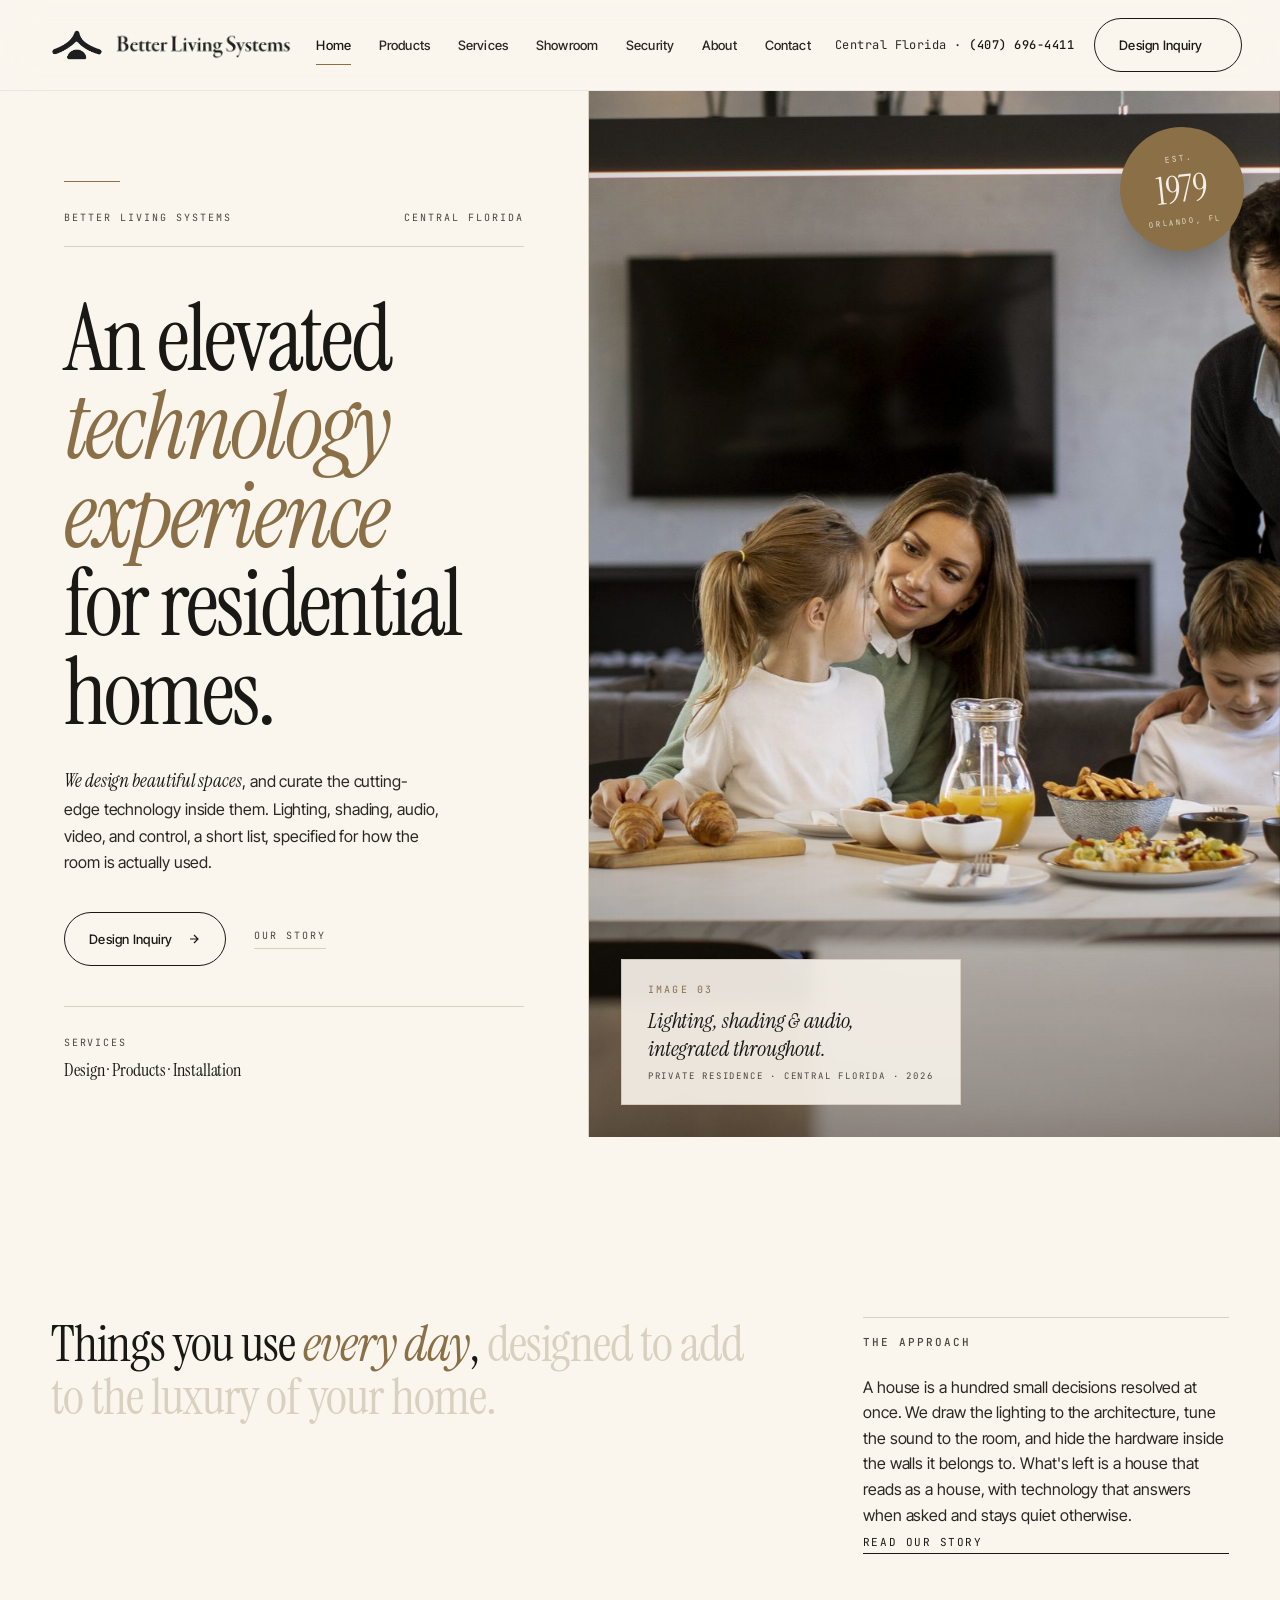
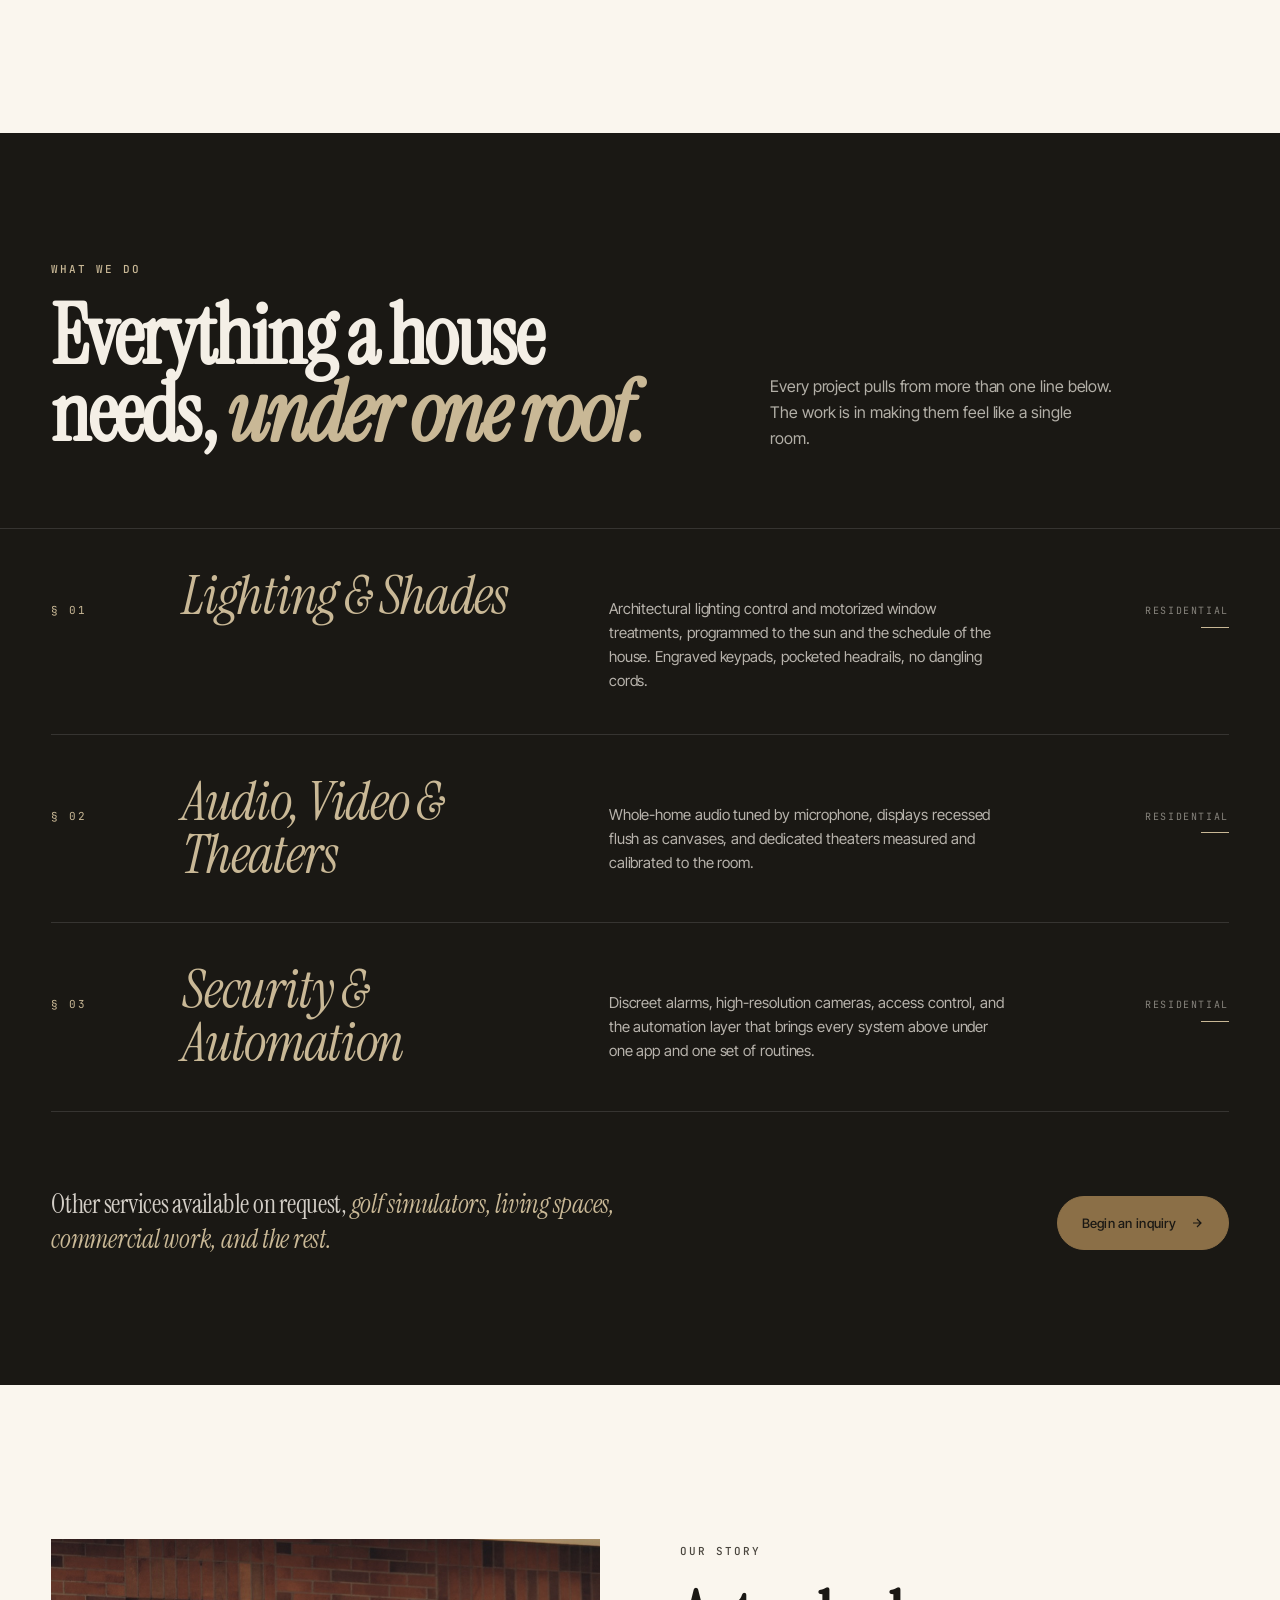
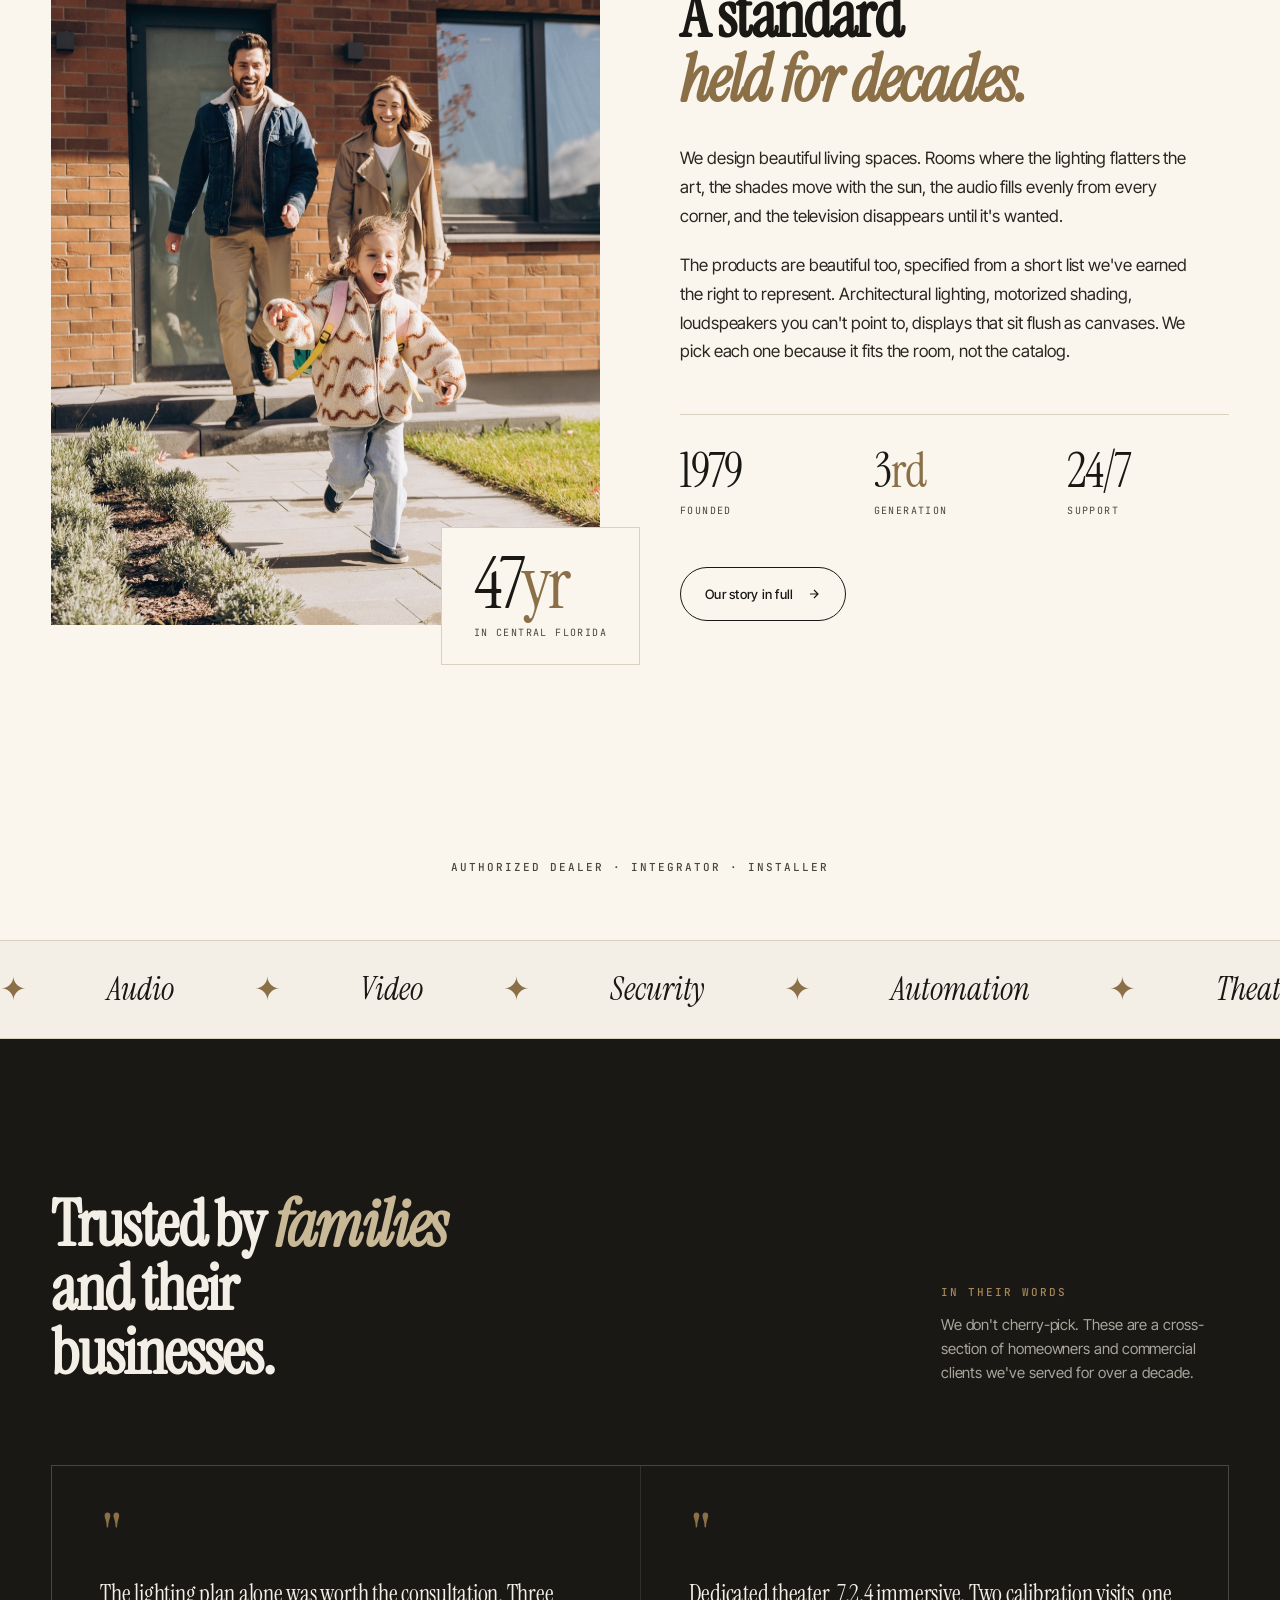
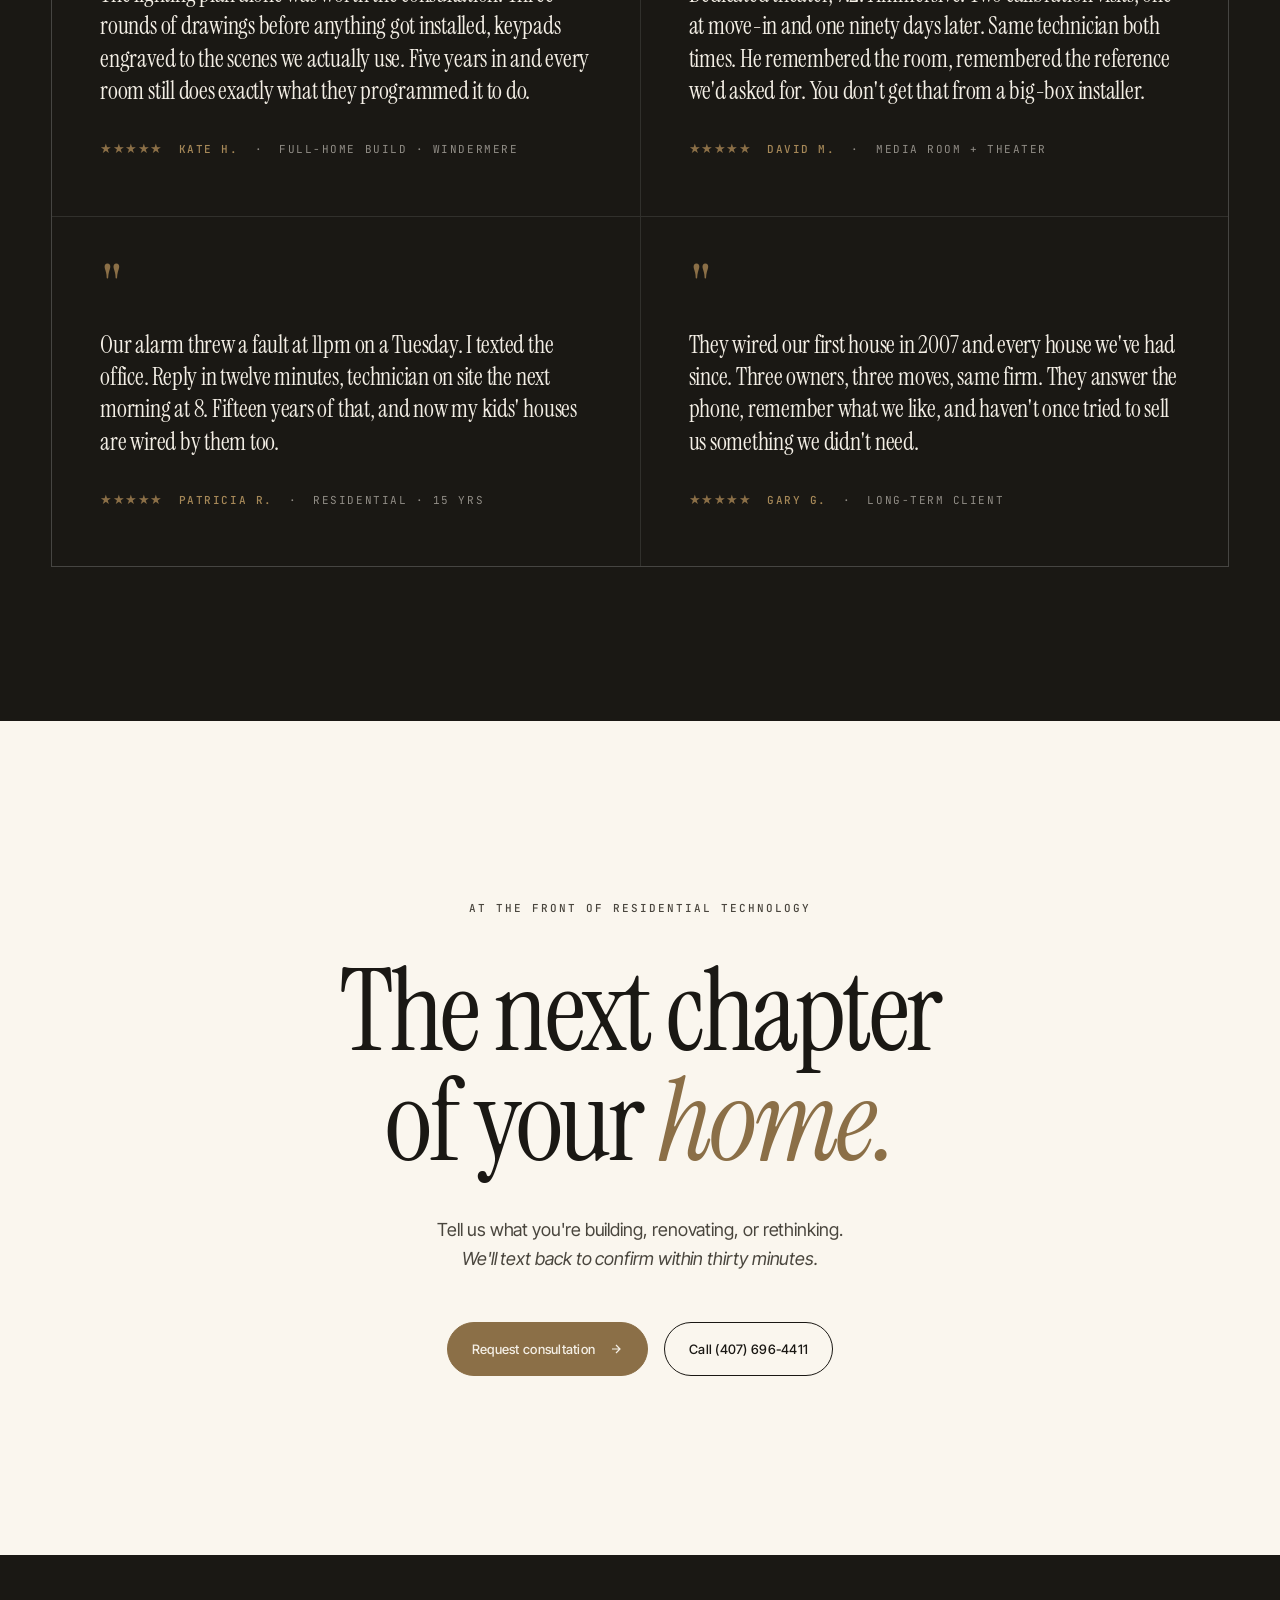
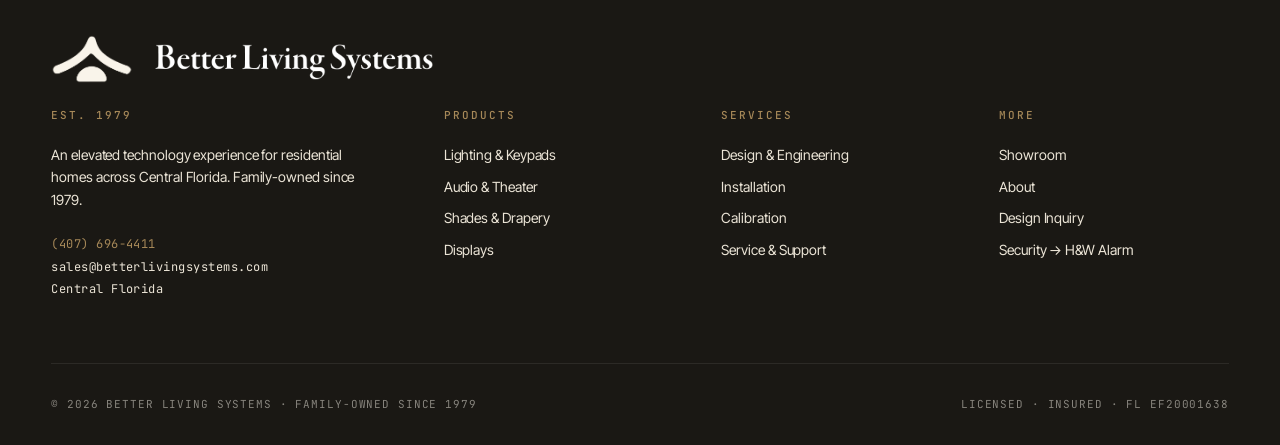
<file: index.html>
<!doctype html>
<html lang="en">
<head>
  <meta charset="utf-8" />
  <meta name="viewport" content="width=device-width, initial-scale=1" />
  <title>Better Living Systems, Security, Fire, and Smart Home since 1979</title>
  <meta name="description" content="Security, commercial fire protection, and smart home systems from a family-owned firm in Orlando, Florida, serving Central Florida since 1979." />
  <link rel="canonical" href="https://betterlivingsystems.com/" />
  <meta property="og:type" content="website" />
  <meta property="og:site_name" content="Better Living Systems" />
  <meta property="og:title" content="Better Living Systems, Security, Fire, and Smart Home since 1979" />
  <meta property="og:description" content="Security, commercial fire protection, and smart home systems from a family-owned firm in Orlando, Florida, serving Central Florida since 1979." />
  <meta property="og:url" content="https://betterlivingsystems.com/" />
  <meta property="og:image" content="https://betterlivingsystems.com/images/logo-word-dark.png" />
  <meta name="twitter:card" content="summary_large_image" />
  <link rel="icon" href="favicon.ico" sizes="any" />
  <link rel="icon" type="image/png" sizes="32x32" href="favicon-32.png" />
  <link rel="icon" type="image/png" sizes="16x16" href="favicon-16.png" />
  <link rel="apple-touch-icon" sizes="180x180" href="favicon-180.png" />
  <link rel="preconnect" href="https://fonts.googleapis.com" />
  <link rel="preconnect" href="https://fonts.gstatic.com" crossorigin />
  <link href="https://fonts.googleapis.com/css2?family=Instrument+Serif:ital@0;1&family=Inter+Tight:wght@300;400;500;600&family=JetBrains+Mono:wght@400;500&display=swap" rel="stylesheet" />
  <link rel="stylesheet" href="shared/styles.css?v=1776820132756" />
  <style>
    /* ------- Home-specific ------- */
    .hero {
      position: relative;
      overflow: hidden;
      isolation: isolate;
      background: var(--paper);
      display: grid;
      grid-template-columns: minmax(0, 0.92fr) minmax(0, 1.08fr);
      min-height: 92vh;
    }
    .hero-copy {
      position: relative;
      padding: clamp(72px, 10vh, 140px) clamp(32px, 5vw, 88px) clamp(48px, 6vh, 80px);
      display: flex; flex-direction: column; justify-content: space-between;
      border-right: 1px solid var(--line);
      gap: 40px;
    }
    .hero-rule {
      width: 56px; height: 1px; background: var(--brass);
      margin-bottom: 28px;
    }
    .hero-masthead {
      display: flex; justify-content: space-between; align-items: baseline;
      font-family: var(--mono);
      font-size: 10px;
      letter-spacing: 0.2em;
      text-transform: uppercase;
      color: var(--ink-soft);
      padding-bottom: 20px;
      border-bottom: 1px solid var(--line);
      gap: 16px;
    }
    .hero-masthead .vol { color: var(--brass); }
    .hero h1 {
      font-family: var(--serif);
      font-size: clamp(56px, 7.2vw, 120px);
      line-height: 0.96;
      letter-spacing: -0.03em;
      font-weight: 400;
      margin: 0;
    }
    .hero h1 .l2 { font-style: italic; color: var(--brass); display: block; }
    .hero-lede {
      max-width: 42ch;
      font-size: 16px;
      line-height: 1.65;
      color: var(--ink-2);
      margin-top: 28px;
    }
    .hero-lede em { font-style: italic; font-family: var(--serif); font-size: 19px; color: var(--ink); }
    .hero-ctas {
      display: flex; align-items: center; gap: 28px; flex-wrap: wrap;
      margin-top: 36px;
    }
    .hero-ctas .mini {
      font-family: var(--mono); font-size: 10px; letter-spacing: 0.2em;
      text-transform: uppercase; color: var(--ink-soft);
      text-decoration: none;
      border-bottom: 1px solid var(--line);
      padding-bottom: 4px;
      transition: color .3s, border-color .3s;
    }
    .hero-ctas .mini:hover { color: var(--brass); border-color: var(--brass); }
    .hero-footer {
      display: grid;
      grid-template-columns: 1fr auto;
      align-items: end;
      gap: 40px;
      padding-top: 28px;
      border-top: 1px solid var(--line);
      font-family: var(--mono);
      font-size: 10px;
      letter-spacing: 0.18em;
      text-transform: uppercase;
      color: var(--ink-soft);
    }
    .hero-footer-stat { text-align: right; }
    .hero-footer-stat .num { font-family: var(--serif); font-size: 44px; line-height: 1; letter-spacing: -0.02em; color: var(--ink); text-transform: none; display: block; }
    .hero-footer-stat .num em { color: var(--brass); font-style: normal; }
    .hero-footer-stat .lbl { margin-top: 8px; display: block; }

    .hero-media {
      position: relative;
      overflow: hidden;
      background: var(--ink);
    }
    .hero-media img {
      position: absolute; inset: 0;
      width: 100%; height: 100%;
      object-fit: cover;
      will-change: transform;
      filter: saturate(0.92) contrast(1.02);
    }
    .hero-media::after {
      content: "";
      position: absolute; inset: 0;
      background:
        linear-gradient(180deg, rgba(20,19,17,0.1) 0%, transparent 25%, transparent 65%, rgba(20,19,17,0.35) 100%),
        linear-gradient(90deg, rgba(20,19,17,0.12) 0%, transparent 45%);
      pointer-events: none;
    }
    .hero-caption {
      position: absolute;
      left: 32px; bottom: 32px;
      z-index: 3;
      background: rgba(244, 239, 230, 0.94);
      backdrop-filter: blur(8px);
      padding: 22px 26px 20px;
      border: 1px solid rgba(139, 111, 71, 0.22);
      max-width: 340px;
    }
    .hero-caption .cap-num { font-family: var(--mono); font-size: 10px; letter-spacing: 0.22em; text-transform: uppercase; color: var(--brass); margin-bottom: 10px; }
    .hero-caption .cap-title { font-family: var(--serif); font-size: 22px; line-height: 1.25; color: var(--ink); margin-bottom: 8px; font-style: italic; }
    .hero-caption .cap-meta { font-family: var(--mono); font-size: 9px; letter-spacing: 0.2em; text-transform: uppercase; color: var(--ink-soft); }
    .hero-badge {
      position: absolute;
      right: 36px; top: 36px;
      z-index: 3;
      display: flex; flex-direction: column; align-items: center; justify-content: center;
      width: 124px; height: 124px;
      border-radius: 50%;
      background: var(--brass);
      color: var(--ivory);
      transform: rotate(-6deg);
      box-shadow: 0 24px 50px -18px rgba(0,0,0,0.5);
      letter-spacing: 0.05em;
    }
    .hero-badge .est { font-family: var(--mono); font-size: 8px; letter-spacing: 0.28em; opacity: 0.85; text-transform: uppercase; }
    .hero-badge .yr { font-family: var(--serif); font-size: 38px; line-height: 1; margin-top: 6px; letter-spacing: -0.01em; }
    .hero-badge .sub { font-family: var(--mono); font-size: 7.5px; letter-spacing: 0.22em; margin-top: 8px; opacity: 0.85; text-align: center; padding: 0 14px; line-height: 1.4; text-transform: uppercase; }

    @media (max-width: 960px) {
      .hero { grid-template-columns: 1fr; min-height: auto; }
      .hero-copy { padding: 72px 24px 48px; border-right: none; border-bottom: 1px solid var(--line); }
      .hero-media { aspect-ratio: 4/3; }
    }
    @media (max-width: 600px) {
      .hero-badge { width: 84px; height: 84px; right: 16px; top: 16px; }
      .hero-badge .yr { font-size: 26px; }
      .hero-badge .est { font-size: 7px; }
      .hero-badge .sub { font-size: 6.5px; padding: 0 8px; }
      .hero-caption { left: 16px; right: 16px; bottom: 16px; max-width: none; }
      .hero-footer { grid-template-columns: 1fr; }
      .hero-footer-stat { text-align: left; }
    }

    /* ---- Services catalog ---- */
    .chapters { background: var(--ink); color: var(--ivory); padding: clamp(80px, 10vw, 140px) 0 0; }
    .chapters-head {
      max-width: var(--wrap);
      margin: 0 auto clamp(48px, 6vw, 96px);
      padding: 0 var(--gutter);
      display: grid;
      grid-template-columns: 1.4fr 1fr;
      gap: clamp(40px, 6vw, 96px);
      align-items: end;
    }
    .chapters-head .eyebrow { color: var(--brass-soft); margin-bottom: 20px; }
    .chapters-head h2 {
      font-family: var(--serif);
      font-size: clamp(48px, 6.5vw, 112px);
      line-height: 0.92;
      letter-spacing: -0.03em;
    }
    .chapters-head h2 em { color: var(--brass-soft); font-style: italic; }
    .chapters-head p {
      font-size: 16px;
      color: rgba(244, 239, 230, 0.7);
      line-height: 1.6;
      max-width: 38ch;
    }

    /* Service index — editorial list, not cards */
    .svc-index {
      max-width: var(--wrap);
      margin: 0 auto;
      padding: 0 var(--gutter);
      border-top: 1px solid rgba(255,255,255,0.12);
    }
    .svc-row {
      display: grid;
      grid-template-columns: 80px 1.4fr 1.6fr 140px;
      align-items: baseline;
      gap: clamp(24px, 4vw, 64px);
      padding: clamp(28px, 3.2vw, 44px) 0;
      border-bottom: 1px solid rgba(255,255,255,0.12);
      color: var(--ivory);
      text-decoration: none;
      transition: color .35s ease, padding .35s ease;
      position: relative;
    }
    .svc-row::before {
      content: '';
      position: absolute;
      inset: 0;
      background: rgba(139, 111, 71, 0.06);
      opacity: 0;
      transition: opacity .35s ease;
      pointer-events: none;
    }
    .svc-row:hover::before { opacity: 1; }
    .svc-row:hover { padding-left: 12px; }
    .svc-num {
      font-family: var(--mono);
      font-size: 11px;
      letter-spacing: 0.18em;
      color: var(--brass-soft);
      padding-top: 18px;
    }
    .svc-name {
      font-family: var(--serif);
      font-size: clamp(36px, 4.2vw, 64px);
      line-height: 0.98;
      letter-spacing: -0.025em;
    }
    .svc-name em { color: var(--brass-soft); font-style: italic; }
    .svc-desc {
      font-size: 15px;
      line-height: 1.6;
      color: rgba(244, 239, 230, 0.72);
      max-width: 44ch;
      padding-top: 14px;
    }
    .svc-chapter {
      font-family: var(--mono);
      font-size: 10px;
      letter-spacing: 0.16em;
      text-transform: uppercase;
      color: rgba(244, 239, 230, 0.5);
      text-align: right;
      padding-top: 20px;
      display: flex;
      flex-direction: column;
      gap: 8px;
      align-items: flex-end;
    }
    .svc-chapter .arr {
      width: 28px; height: 1px; background: var(--brass-soft);
      transition: width .35s ease;
    }
    .svc-row:hover .svc-chapter .arr { width: 56px; }
    .svc-row:hover .svc-chapter { color: var(--brass-soft); }

    /* Footer strip under the list */
    .svc-foot {
      max-width: var(--wrap);
      margin: 0 auto;
      padding: clamp(48px, 6vw, 80px) var(--gutter) clamp(80px, 10vw, 140px);
      display: grid;
      grid-template-columns: 1fr auto;
      gap: 40px;
      align-items: center;
    }
    .svc-foot p {
      font-family: var(--serif);
      font-size: clamp(22px, 2vw, 30px);
      line-height: 1.35;
      letter-spacing: -0.01em;
      color: rgba(244, 239, 230, 0.85);
      max-width: 48ch;
    }
    .svc-foot p em { color: var(--brass-soft); font-style: italic; }

    @media (max-width: 900px) {
      .chapters-head { grid-template-columns: 1fr; }
      .svc-row { grid-template-columns: 44px 1fr; grid-template-rows: auto auto; gap: 16px 20px; padding: 28px 0; }
      .svc-num { padding-top: 8px; }
      .svc-desc { grid-column: 2; max-width: none; padding-top: 0; }
      .svc-chapter { grid-column: 2; flex-direction: row; align-items: center; gap: 12px; text-align: left; padding-top: 4px; }
      .svc-foot { grid-template-columns: 1fr; }
    }

    /* ---- Manifesto ---- */
    .manifesto {
      padding: clamp(100px, 14vw, 200px) 0;
      background: var(--paper);
    }
    .manifesto-grid {
      display: grid;
      grid-template-columns: 2fr 1fr;
      gap: 80px;
      align-items: start;
    }
    .manifesto-text {
      font-family: var(--serif);
      font-size: clamp(32px, 4vw, 64px);
      line-height: 1.05;
      letter-spacing: -0.02em;
      color: var(--ink);
    }
    .manifesto-text em { color: var(--brass); }
    .manifesto-text .dim-line { color: var(--line); }
    .manifesto-aside {
      padding-top: 16px;
      border-top: 1px solid var(--line);
    }
    @media (max-width: 900px) {
      .manifesto-grid { grid-template-columns: 1fr; gap: 48px; }
    }

    /* ---- Index strip (what we do) ---- */
    .index-strip {
      background: var(--ivory);
      border-top: 1px solid var(--line);
      border-bottom: 1px solid var(--line);
    }
    .index-row {
      display: grid;
      grid-template-columns: 80px 1fr 2fr 1fr 120px;
      gap: 32px;
      padding: 28px var(--gutter);
      max-width: var(--max);
      margin: 0 auto;
      align-items: center;
      border-bottom: 1px solid var(--line-soft);
      transition: background .3s;
    }
    .index-row:last-child { border-bottom: none; }
    .index-row:hover { background: var(--paper); }
    .index-num { font-family: var(--mono); font-size: 11px; color: var(--brass); letter-spacing: 0.14em; }
    .index-name {
      font-family: var(--serif);
      font-size: clamp(24px, 2.4vw, 36px);
      line-height: 1;
      letter-spacing: -0.015em;
    }
    .index-desc { font-size: 14px; color: var(--ink-soft); line-height: 1.5; }
    .index-tag { font-family: var(--mono); font-size: 10px; letter-spacing: 0.14em; text-transform: uppercase; color: var(--ink-soft); }
    .index-row .arr-icon { justify-self: end; width: 16px; height: 16px; color: var(--ink-soft); }
    .index-row:hover .arr-icon { color: var(--brass); }
    @media (max-width: 900px) {
      .index-row { grid-template-columns: 60px 1fr 24px; gap: 16px; }
      .index-row .index-desc, .index-row .index-tag { display: none; }
    }

    /* ---- Story ---- */
    .story {
      padding: clamp(100px, 12vw, 180px) 0;
    }
    .story-grid {
      display: grid;
      grid-template-columns: 1fr 1fr;
      gap: 80px;
      align-items: center;
    }
    .story-img {
      aspect-ratio: 4/5;
      position: relative;
    }
    .story-years {
      position: absolute;
      bottom: -40px;
      right: -40px;
      background: var(--paper);
      padding: 24px 32px;
      border: 1px solid var(--line);
      z-index: 2;
    }
    .story-years .big { font-family: var(--serif); font-size: 72px; line-height: 0.9; letter-spacing: -0.03em; }
    .story-years .lbl { font-family: var(--mono); font-size: 10px; letter-spacing: 0.14em; text-transform: uppercase; color: var(--ink-soft); margin-top: 8px; }
    .story-body h2 {
      font-family: var(--serif);
      font-size: clamp(40px, 5vw, 80px);
      line-height: 1;
      letter-spacing: -0.025em;
      margin-bottom: 32px;
    }
    .story-body h2 em { color: var(--brass); }
    .story-body p { font-size: 17px; color: var(--ink-2); line-height: 1.7; margin-bottom: 20px; max-width: 52ch; }
    .story-stats {
      display: grid;
      grid-template-columns: repeat(3, 1fr);
      gap: 32px;
      margin-top: 48px;
      padding-top: 32px;
      border-top: 1px solid var(--line);
    }
    .story-stat .num { font-family: var(--serif); font-size: 48px; line-height: 1; letter-spacing: -0.02em; }
    .story-stat .lbl { font-family: var(--mono); font-size: 10px; letter-spacing: 0.14em; text-transform: uppercase; color: var(--ink-soft); margin-top: 8px; }
    @media (max-width: 900px) {
      .story-grid { grid-template-columns: 1fr; gap: 64px; }
      .story-years { right: 16px; bottom: -24px; }
    }

    /* ---- Testimonials ---- */
    .quotes {
      background: var(--ink);
      color: var(--ivory);
      padding: clamp(100px, 12vw, 160px) 0;
    }
    .quotes-head {
      display: flex;
      justify-content: space-between;
      align-items: flex-end;
      margin-bottom: 80px;
      gap: 40px;
    }
    .quotes-head h2 {
      font-family: var(--serif);
      font-size: clamp(40px, 5vw, 80px);
      line-height: 1;
      letter-spacing: -0.025em;
      max-width: 14ch;
    }
    .quotes-head h2 em { color: var(--brass-soft); }
    .quotes-grid {
      display: grid;
      grid-template-columns: repeat(2, 1fr);
      gap: 1px;
      background: rgba(255,255,255,0.1);
      border: 1px solid rgba(255,255,255,0.1);
    }
    .quote {
      background: var(--ink);
      padding: 56px 48px;
    }
    .quote-mark { font-family: var(--serif); font-size: 64px; color: var(--brass); line-height: 0.5; margin-bottom: 24px; }
    .quote-text { font-family: var(--serif); font-size: 24px; line-height: 1.35; letter-spacing: -0.01em; margin-bottom: 32px; color: var(--ivory); }
    .quote-meta {
      display: flex;
      align-items: center;
      gap: 16px;
      font-family: var(--mono);
      font-size: 11px;
      letter-spacing: 0.14em;
      text-transform: uppercase;
      color: rgba(244, 239, 230, 0.55);
    }
    .quote-meta strong { color: var(--brass-2); font-weight: 500; }
    .quote-meta .stars { color: var(--brass); letter-spacing: 0.04em; font-size: 13px; }
    @media (max-width: 800px) {
      .quotes-grid { grid-template-columns: 1fr; }
      .quotes-head { flex-direction: column; align-items: flex-start; }
    }

    /* ---- Partners marquee ---- */
    .partners-head {
      padding: 80px var(--gutter) 40px;
      max-width: var(--max);
      margin: 0 auto;
      text-align: center;
    }
    .partners-head h3 {
      font-family: var(--serif);
      font-size: clamp(32px, 3.6vw, 56px);
      line-height: 1;
      letter-spacing: -0.02em;
    }

    /* ---- CTA ---- */
    .cta {
      background: var(--paper);
      padding: clamp(100px, 14vw, 180px) 0;
      text-align: center;
      position: relative;
      overflow: hidden;
    }
    .cta h2 {
      font-family: var(--serif);
      font-size: clamp(56px, 9vw, 140px);
      line-height: 0.95;
      letter-spacing: -0.03em;
      font-weight: 400;
      margin-bottom: 40px;
    }
    .cta h2 em { color: var(--brass); }
    .cta-sub {
      font-size: 18px;
      color: var(--ink-soft);
      max-width: 44ch;
      margin: 0 auto 48px;
      line-height: 1.6;
    }
    .cta-actions { display: flex; gap: 16px; justify-content: center; flex-wrap: wrap; }
  </style>
</head>
<body data-page="home">

  <div data-nav></div>

  <!-- HERO -->
  <section class="hero">
    <div class="hero-copy">
      <div>
        <div class="hero-rule"></div>
        <div class="hero-masthead">
          <span>Better Living Systems</span>
          <span>Central Florida</span>
        </div>
        <h1 class="reveal" style="margin-top: 48px;">
          An elevated
          <span class="l2">technology experience</span>
          for residential homes.
        </h1>
        <p class="hero-lede reveal reveal-delay-2">
          <em>We design beautiful spaces</em>, and curate the cutting-edge technology inside them. Lighting, shading, audio, video, and control, a short list, specified for how the room is actually used.
        </p>
        <div class="hero-ctas reveal reveal-delay-2">
          <a class="btn" href="contact.html">
            Design Inquiry
            <svg class="arr" viewBox="0 0 14 14" fill="none"><path d="M3 7h8M7 3l4 4-4 4" stroke="currentColor" stroke-width="1.2"/></svg>
          </a>
          <a class="mini" href="about.html">Our story</a>
        </div>
      </div>

      <div class="hero-footer">
        <div>
          <div style="margin-bottom: 8px;">Services</div>
          <div style="color: var(--ink); font-family: var(--serif); font-size: 18px; text-transform: none; letter-spacing: -0.005em; line-height: 1.4;">Design · Products · Installation</div>
        </div>
      </div>
    </div>

    <div class="hero-media reveal" data-parallax="0.06">
      <img src="images/family-breakfast.jpg" alt="A family at breakfast in an open-plan living room with integrated lighting and flush-mounted display"/>
      <div class="hero-badge">
        <span class="est">Est.</span>
        <span class="yr">1979</span>
        <span class="sub">Orlando, FL</span>
      </div>
      <figure class="hero-caption">
        <div class="cap-num">Image 03</div>
        <div class="cap-title">Lighting, shading &amp; audio, <em>integrated throughout.</em></div>
        <div class="cap-meta">Private residence · Central Florida · 2026</div>
      </figure>
    </div>
  </section>

  <!-- MANIFESTO -->
  <section class="manifesto">
    <div class="wrap">
      <div class="manifesto-grid">
        <div class="manifesto-text reveal">
          Things you use <em>every day</em>, <span class="dim-line">designed to add to the luxury of your home.</span>
        </div>
        <aside class="manifesto-aside reveal reveal-delay-2">
          <div class="eyebrow" style="margin-bottom: 24px;">The approach</div>
          <p class="body-m">
            A house is a hundred small decisions resolved at once. We draw the lighting to the architecture, tune the sound to the room, and hide the hardware inside the walls it belongs to. What's left is a house that reads as a house, with technology that answers when asked and stays quiet otherwise.
          </p>
          <a href="about.html" class="btn-ghost mt-32">Read our story</a>
        </aside>
      </div>
    </div>
  </section>

  <!-- SERVICES CATALOG -->
  <section class="chapters">
    <div class="chapters-head">
      <div>
        <div class="eyebrow">What we do</div>
        <h2>Everything a house needs, <em>under one roof.</em></h2>
      </div>
      <p>Every project pulls from more than one line below. The work is in making them feel like a single room.</p>
    </div>

    <div class="svc-index">
      <a href="products.html" class="svc-row">
        <div class="svc-num">§ 01</div>
        <div class="svc-name"><em>Lighting &amp; Shades</em></div>
        <div class="svc-desc">Architectural lighting control and motorized window treatments, programmed to the sun and the schedule of the house. Engraved keypads, pocketed headrails, no dangling cords.</div>
        <div class="svc-chapter"><span>Residential</span><span class="arr"></span></div>
      </a>
      <a href="services.html" class="svc-row">
        <div class="svc-num">§ 02</div>
        <div class="svc-name"><em>Audio, Video &amp; Theaters</em></div>
        <div class="svc-desc">Whole-home audio tuned by microphone, displays recessed flush as canvases, and dedicated theaters measured and calibrated to the room.</div>
        <div class="svc-chapter"><span>Residential</span><span class="arr"></span></div>
      </a>
      <a href="https://hwalarm.com" target="_blank" rel="noopener" class="svc-row">
        <div class="svc-num">§ 03</div>
        <div class="svc-name"><em>Security &amp; Automation</em></div>
        <div class="svc-desc">Discreet alarms, high-resolution cameras, access control, and the automation layer that brings every system above under one app and one set of routines.</div>
        <div class="svc-chapter"><span>Residential</span><span class="arr"></span></div>
      </a>
    </div>

    <div class="svc-foot">
      <p>Other services available on request, <em>golf simulators, living spaces, commercial work, and the rest.</em></p>
      <a class="btn btn-brass" href="contact.html" style="background: var(--brass); color: var(--ink);">
        Begin an inquiry
        <svg class="arr" viewBox="0 0 14 14" fill="none"><path d="M3 7h8M7 3l4 4-4 4" stroke="currentColor" stroke-width="1.2"/></svg>
      </a>
    </div>
  </section>

  <!-- STORY -->
  <section class="story">
    <div class="wrap">
      <div class="story-grid">
        <div class="reveal" style="position: relative;">
          <div class="story-img photo tone-warm grain"><img src="images/family-running.jpg" alt="A child running ahead of her parents out of their front door"/></div>
          <div class="story-years">
            <div class="big">47<span style="color:var(--brass)">yr</span></div>
            <div class="lbl">In Central Florida</div>
          </div>
        </div>
        <div class="story-body reveal reveal-delay-2">
          <div class="eyebrow" data-num="01" style="margin-bottom: 24px;" >Our story</div>
          <h2>A standard<br/><em>held for decades.</em></h2>
          <p>We design beautiful living spaces. Rooms where the lighting flatters the art, the shades move with the sun, the audio fills evenly from every corner, and the television disappears until it's wanted.</p>
          <p>The products are beautiful too, specified from a short list we've earned the right to represent. Architectural lighting, motorized shading, loudspeakers you can't point to, displays that sit flush as canvases. We pick each one because it fits the room, not the catalog.</p>
          <div class="story-stats">
            <div class="story-stat"><div class="num">1979</div><div class="lbl">Founded</div></div>
            <div class="story-stat"><div class="num">3<span style="color:var(--brass)">rd</span></div><div class="lbl">Generation</div></div>
            <div class="story-stat"><div class="num">24/7</div><div class="lbl">Support</div></div>
          </div>
          <a class="btn mt-48" href="about.html">
            Our story in full
            <svg class="arr" viewBox="0 0 14 14" fill="none"><path d="M3 7h8M7 3l4 4-4 4" stroke="currentColor" stroke-width="1.2"/></svg>
          </a>
        </div>
      </div>
    </div>
  </section>

  <!-- PARTNERS MARQUEE -->
  <div class="partners-head">
    <div class="eyebrow" style="margin-bottom: 24px;">Authorized dealer · Integrator · Installer</div>
  </div>
  <div class="marquee">
    <div class="marquee-track">
      <span>Audio</span><span>Video</span><span>Security</span><span>Automation</span>
      <span>Theaters</span><span>Lighting</span><span>Shades</span><span>Golf Sim</span>
      <span>Audio</span><span>Video</span><span>Security</span><span>Automation</span>
      <span>Theaters</span><span>Lighting</span><span>Shades</span><span>Golf Sim</span>
    </div>
  </div>

  <!-- TESTIMONIALS -->
  <section class="quotes">
    <div class="wrap">
      <div class="quotes-head">
        <h2>Trusted by <em>families</em><br/>and their businesses.</h2>
        <div>
          <div class="eyebrow" style="color: var(--brass-2); margin-bottom: 12px;">In their words</div>
          <p style="color: rgba(244,239,230,0.65); font-size: 15px; max-width: 32ch; line-height: 1.6;">We don't cherry-pick. These are a cross-section of homeowners and commercial clients we've served for over a decade.</p>
        </div>
      </div>
      <div class="quotes-grid">
        <div class="quote">
          <div class="quote-mark">"</div>
          <p class="quote-text">The lighting plan alone was worth the consultation. Three rounds of drawings before anything got installed, keypads engraved to the scenes we actually use. Five years in and every room still does exactly what they programmed it to do.</p>
          <div class="quote-meta"><span class="stars">★★★★★</span><strong>Kate H.</strong><span>·</span><span>Full-home build · Windermere</span></div>
        </div>
        <div class="quote">
          <div class="quote-mark">"</div>
          <p class="quote-text">Dedicated theater, 7.2.4 immersive. Two calibration visits, one at move-in and one ninety days later. Same technician both times. He remembered the room, remembered the reference we'd asked for. You don't get that from a big-box installer.</p>
          <div class="quote-meta"><span class="stars">★★★★★</span><strong>David M.</strong><span>·</span><span>Media room + theater</span></div>
        </div>
        <div class="quote">
          <div class="quote-mark">"</div>
          <p class="quote-text">Our alarm threw a fault at 11pm on a Tuesday. I texted the office. Reply in twelve minutes, technician on site the next morning at 8. Fifteen years of that, and now my kids' houses are wired by them too.</p>
          <div class="quote-meta"><span class="stars">★★★★★</span><strong>Patricia R.</strong><span>·</span><span>Residential · 15 yrs</span></div>
        </div>
        <div class="quote">
          <div class="quote-mark">"</div>
          <p class="quote-text">They wired our first house in 2007 and every house we've had since. Three owners, three moves, same firm. They answer the phone, remember what we like, and haven't once tried to sell us something we didn't need.</p>
          <div class="quote-meta"><span class="stars">★★★★★</span><strong>Gary G.</strong><span>·</span><span>Long-term client</span></div>
        </div>
      </div>
    </div>
  </section>

  <!-- CTA -->
  <section class="cta">
    <div class="wrap">
      <div class="eyebrow" style="margin-bottom: 40px;">At the front of residential technology</div>
      <h2>The next chapter<br/>of your <em>home.</em></h2>
      <p class="cta-sub">Tell us what you're building, renovating, or rethinking. <em>We'll text back to confirm within thirty minutes.</em></p>
      <div class="cta-actions">
        <a class="btn btn-brass" href="contact.html">
          Request consultation
          <svg class="arr" viewBox="0 0 14 14" fill="none"><path d="M3 7h8M7 3l4 4-4 4" stroke="currentColor" stroke-width="1.2"/></svg>
        </a>
        <a class="btn" href="tel:4076964411">
          Call (407) 696-4411
        </a>
      </div>
    </div>
  </section>

  <div data-footer></div>
  <script src="shared/shared.js?v=1776820132756"></script>
</body>
</html>
</file>
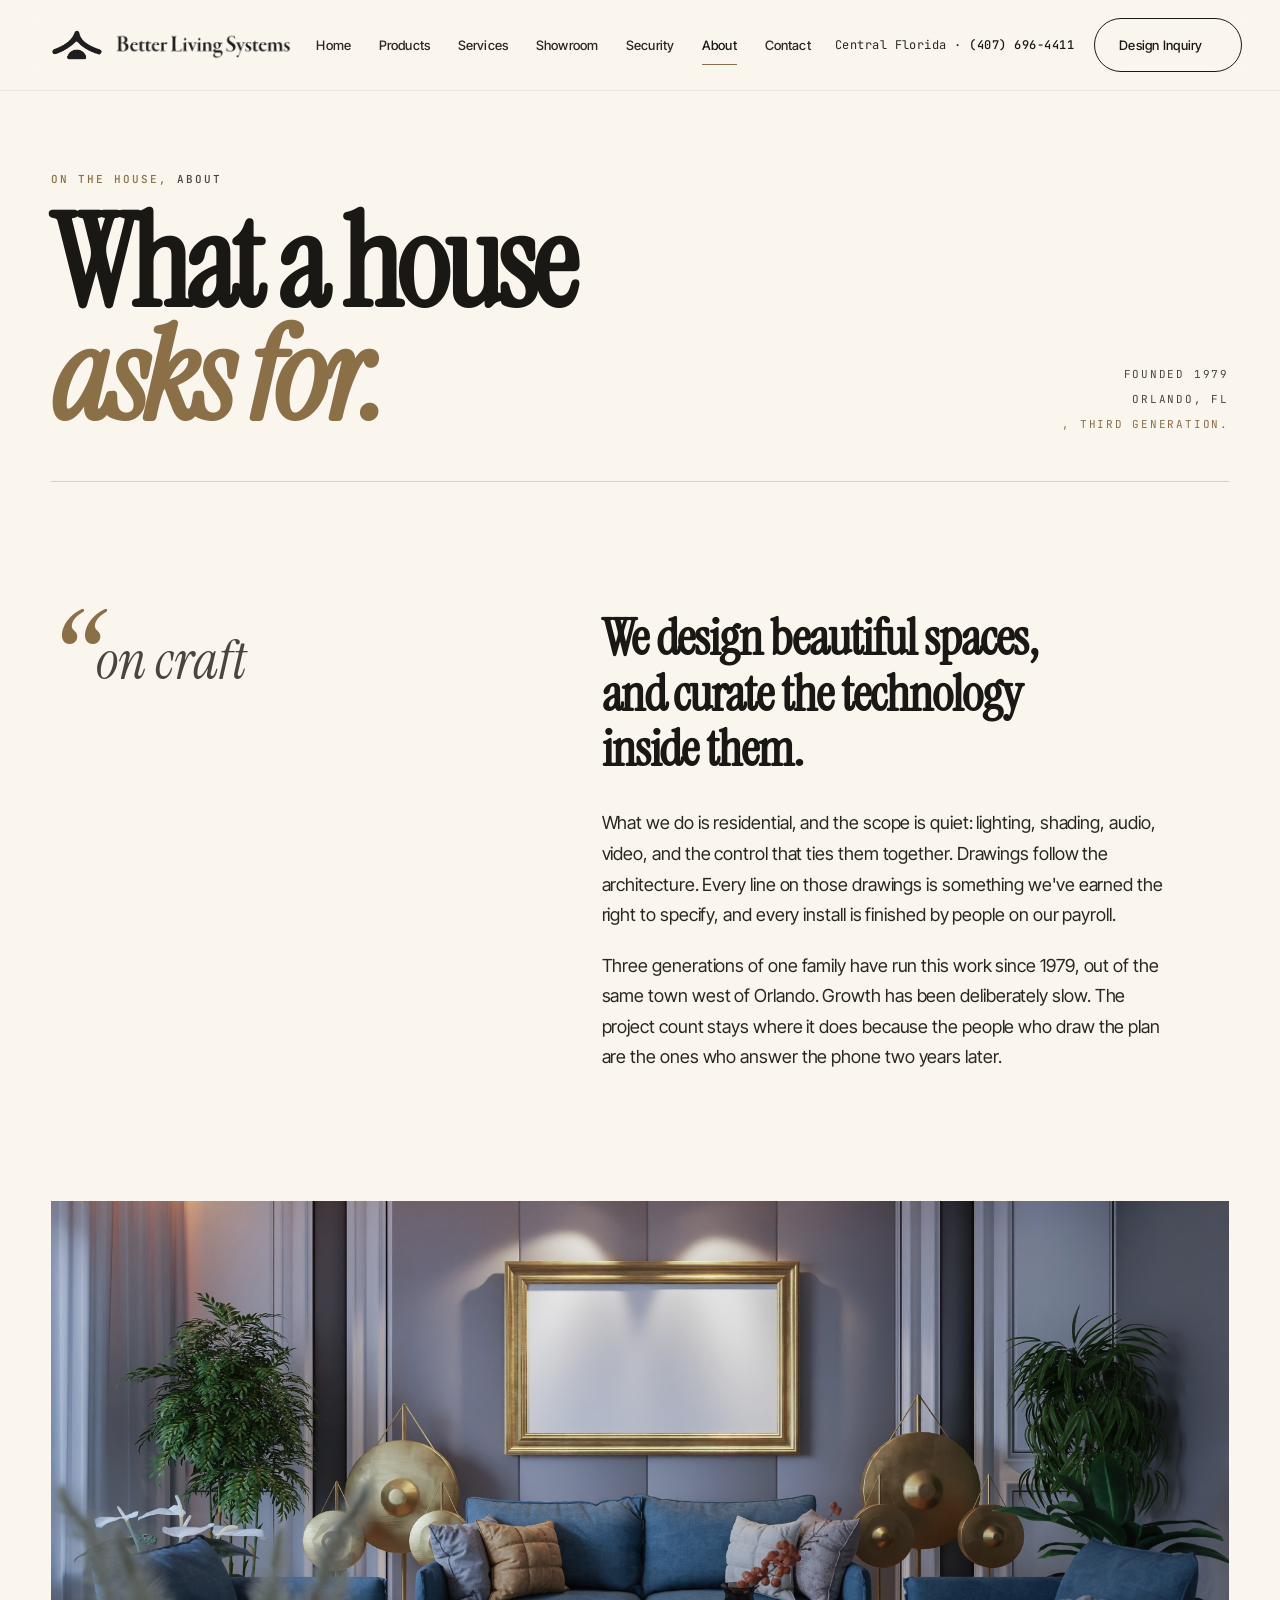
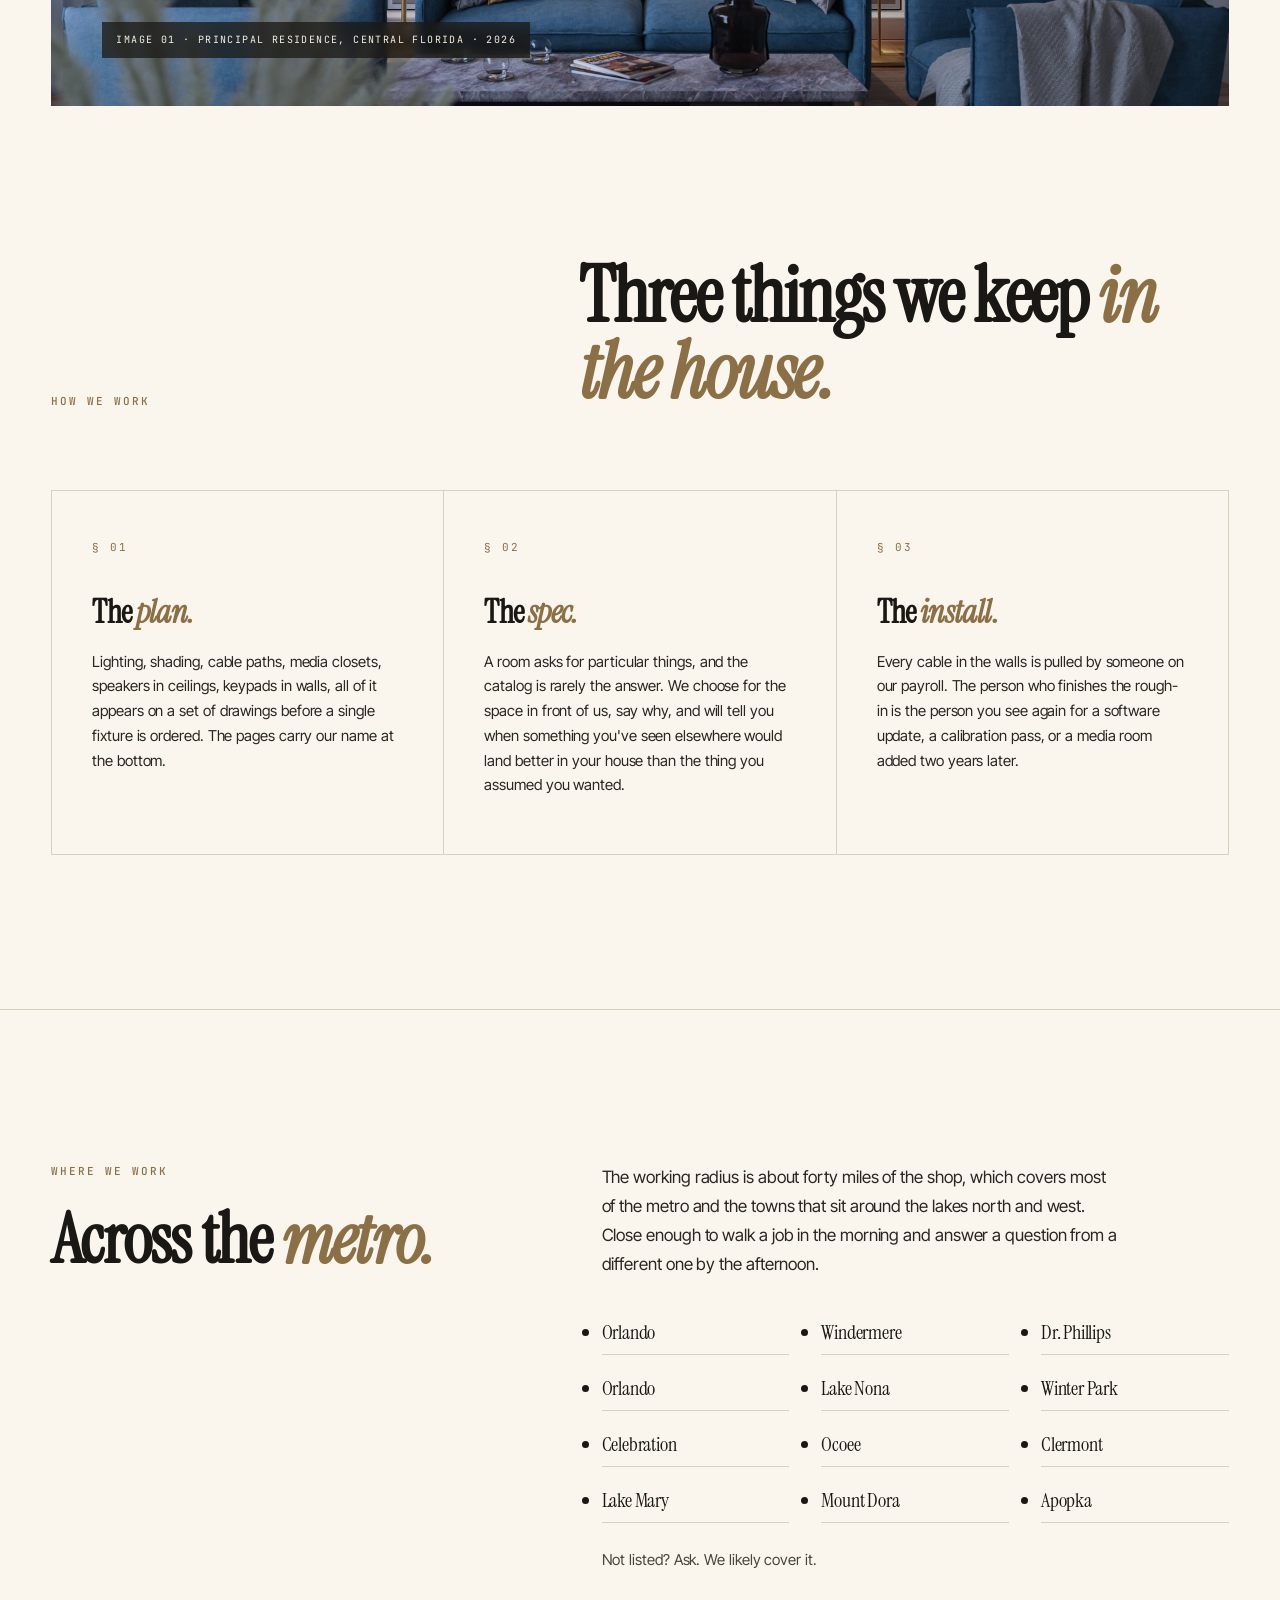
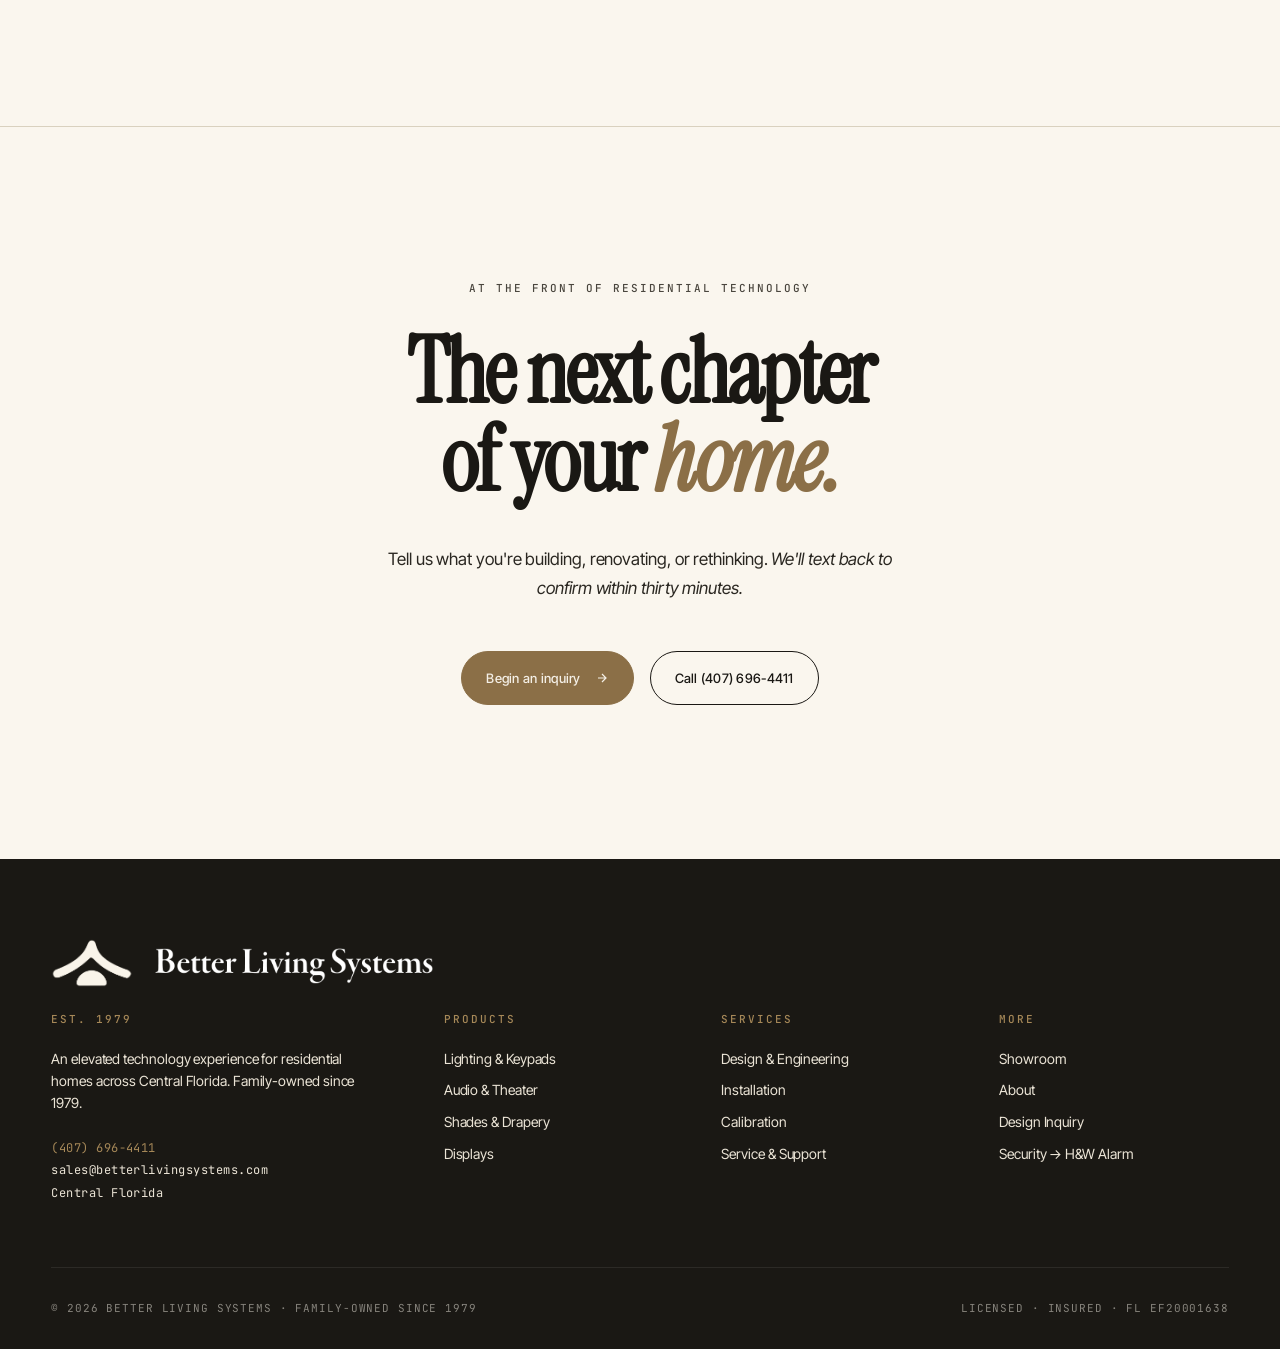
<file: about.html>
<!doctype html>
<html lang="en">
<head>
  <meta charset="utf-8" />
  <meta name="viewport" content="width=device-width, initial-scale=1" />
  <title>About, Better Living Systems</title>
  <meta name="description" content="Better Living Systems is a family-owned security, fire, and smart home firm in Orlando, Florida, designing systems for the home since 1979." />
  <link rel="canonical" href="https://betterlivingsystems.com/about.html" />
  <meta property="og:type" content="website" />
  <meta property="og:site_name" content="Better Living Systems" />
  <meta property="og:title" content="About, Better Living Systems" />
  <meta property="og:description" content="Better Living Systems is a family-owned security, fire, and smart home firm in Orlando, Florida, designing systems for the home since 1979." />
  <meta property="og:url" content="https://betterlivingsystems.com/about.html" />
  <meta property="og:image" content="https://betterlivingsystems.com/images/logo-word-dark.png" />
  <meta name="twitter:card" content="summary_large_image" />
  <link rel="icon" href="favicon.ico" sizes="any" />
  <link rel="icon" type="image/png" sizes="32x32" href="favicon-32.png" />
  <link rel="icon" type="image/png" sizes="16x16" href="favicon-16.png" />
  <link rel="apple-touch-icon" sizes="180x180" href="favicon-180.png" />
  <link rel="preconnect" href="https://fonts.googleapis.com" />
  <link rel="preconnect" href="https://fonts.gstatic.com" crossorigin />
  <link href="https://fonts.googleapis.com/css2?family=Instrument+Serif:ital@0;1&family=Inter+Tight:wght@300;400;500;600&family=JetBrains+Mono:wght@400;500&display=swap" rel="stylesheet" />
  <link rel="stylesheet" href="shared/styles.css" />
  <style>
    /* ---- Page header (editorial hero) ---- */
    .ah { padding: 80px 0 0; background: var(--paper); }
    .ah-top { display: flex; justify-content: space-between; align-items: flex-end; padding-bottom: 48px; border-bottom: 1px solid var(--line); gap: 40px; flex-wrap: wrap; }
    .ah-top .eyebrow::before { content: 'On the house, '; color: var(--brass); }
    .ah-top h1 { font-family: var(--serif); font-size: clamp(56px, 10vw, 160px); line-height: 0.88; letter-spacing: -0.035em; margin-top: 20px; max-width: 12ch; }
    .ah-top h1 em { color: var(--brass); font-style: italic; }
    .ah-meta { font-family: var(--mono); font-size: 11px; letter-spacing: 0.16em; text-transform: uppercase; color: var(--ink-soft); text-align: right; }
    .ah-meta div + div { margin-top: 8px; }
    .ah-body {
      padding: clamp(80px, 10vw, 140px) 0;
      display: grid;
      grid-template-columns: 1fr 1.4fr;
      gap: clamp(48px, 8vw, 140px);
      align-items: start;
    }
    .ah-mark {
      font-family: var(--serif);
      font-style: italic;
      font-size: clamp(96px, 12vw, 200px);
      line-height: 0.9;
      letter-spacing: -0.03em;
      color: var(--brass);
    }
    .ah-mark sup { font-size: 0.35em; vertical-align: super; letter-spacing: 0; color: var(--ink-soft); }
    .ah-copy h2 {
      font-family: var(--serif);
      font-size: clamp(32px, 4vw, 56px);
      line-height: 1.08;
      letter-spacing: -0.02em;
      margin-bottom: 32px;
      max-width: 20ch;
    }
    .ah-copy h2 em { color: var(--brass); font-style: italic; }
    .ah-copy p {
      font-size: 18px;
      line-height: 1.7;
      color: var(--ink-2);
      max-width: 58ch;
    }
    .ah-copy p + p { margin-top: 20px; }
    @media (max-width: 900px) {
      .ah-body { grid-template-columns: 1fr; gap: 48px; }
    }

    /* ---- Full-bleed portrait ---- */
    .ah-portrait {
      aspect-ratio: 21/9;
      position: relative;
      overflow: hidden;
    }
    .ah-portrait .photo { width: 100%; height: 100%; position: absolute; inset: 0; }
    .ah-portrait .cap {
      position: absolute;
      left: clamp(24px, 4vw, 56px);
      bottom: clamp(24px, 4vw, 48px);
      font-family: var(--mono);
      font-size: 10px;
      letter-spacing: 0.14em;
      text-transform: uppercase;
      color: var(--ivory);
      background: rgba(26, 24, 20, 0.75);
      padding: 10px 14px;
      backdrop-filter: blur(4px);
    }

    /* ---- Chronicle / timeline ---- */
    .tl { padding: clamp(100px, 12vw, 180px) 0; background: var(--ivory); border-top: 1px solid var(--line); border-bottom: 1px solid var(--line); }
    .tl-head { text-align: center; margin-bottom: 80px; }
    .tl-head .eyebrow { margin-bottom: 24px; color: var(--brass); }
    .tl-head h2 { font-family: var(--serif); font-size: clamp(44px, 6vw, 96px); line-height: 1; letter-spacing: -0.025em; }
    .tl-head h2 em { color: var(--brass); font-style: italic; }
    .tl-track { position: relative; max-width: 980px; margin: 0 auto; padding: 0 24px; }
    .tl-track::before {
      content: '';
      position: absolute;
      left: 120px;
      top: 24px; bottom: 24px;
      width: 1px;
      background: var(--line);
    }
    .tl-entry {
      display: grid;
      grid-template-columns: 120px 40px 1fr;
      gap: 24px;
      padding: 32px 0;
      align-items: start;
    }
    .tl-entry .year { font-family: var(--serif); font-size: 36px; line-height: 1; letter-spacing: -0.02em; color: var(--brass); }
    .tl-entry .marker { width: 12px; height: 12px; border-radius: 50%; background: var(--ivory); border: 2px solid var(--brass); margin-left: 14px; margin-top: 12px; }
    .tl-entry .body h3 { font-family: var(--serif); font-size: 26px; line-height: 1.1; letter-spacing: -0.015em; margin-bottom: 10px; }
    .tl-entry .body h3 em { color: var(--brass); font-style: italic; }
    .tl-entry .body p { font-size: 15px; color: var(--ink-2); line-height: 1.65; max-width: 54ch; }
    @media (max-width: 700px) {
      .tl-track::before { left: 16px; }
      .tl-entry { grid-template-columns: 40px 1fr; }
      .tl-entry .year { grid-column: 2 / 3; font-size: 24px; margin-bottom: 4px; }
      .tl-entry .marker { margin-left: 0; }
    }

    /* ---- Working method ---- */
    .meth { padding: clamp(100px, 12vw, 180px) 0; }
    .meth-head { margin-bottom: 80px; display: grid; grid-template-columns: 1fr 1.4fr; gap: 64px; align-items: end; }
    .meth-head .eyebrow { color: var(--brass); }
    .meth-head h2 { font-family: var(--serif); font-size: clamp(44px, 6vw, 96px); line-height: 0.98; letter-spacing: -0.025em; }
    .meth-head h2 em { color: var(--brass); font-style: italic; }
    @media (max-width: 900px) { .meth-head { grid-template-columns: 1fr; gap: 32px; } }

    .meth-grid { display: grid; grid-template-columns: repeat(3, 1fr); gap: 1px; background: var(--line); border: 1px solid var(--line); }
    .meth-col { background: var(--paper); padding: 48px 40px 56px; min-height: 360px; display: flex; flex-direction: column; }
    .meth-col .n { font-family: var(--mono); font-size: 11px; letter-spacing: 0.18em; color: var(--brass); margin-bottom: 40px; }
    .meth-col h3 { font-family: var(--serif); font-size: 32px; line-height: 1.05; letter-spacing: -0.02em; margin-bottom: 20px; }
    .meth-col h3 em { color: var(--brass); font-style: italic; }
    .meth-col p { font-size: 15px; color: var(--ink-2); line-height: 1.65; flex: 1; }
    @media (max-width: 900px) { .meth-grid { grid-template-columns: 1fr; } }

    /* ---- Team ---- */
    .team { padding: clamp(100px, 12vw, 160px) 0; background: var(--ink); color: var(--ivory); }
    .team-head { margin-bottom: 64px; display: flex; justify-content: space-between; align-items: flex-end; gap: 40px; flex-wrap: wrap; }
    .team-head .eyebrow { color: var(--brass-2); margin-bottom: 24px; }
    .team-head h2 { font-family: var(--serif); font-size: clamp(44px, 5vw, 80px); line-height: 1; letter-spacing: -0.025em; max-width: 14ch; }
    .team-head h2 em { color: var(--brass-soft); font-style: italic; }
    .team-head p { color: rgba(244,239,230,0.65); max-width: 40ch; font-size: 15px; line-height: 1.65; }
    .team-grid { display: grid; grid-template-columns: repeat(4, 1fr); gap: 32px; }
    .teammate .photo {
      aspect-ratio: 4/5;
      background-color: var(--ink-2);
      position: relative;
      overflow: hidden;
    }
    .teammate .photo img { width: 100%; height: 100%; object-fit: cover; }
    .teammate h4 { font-family: var(--serif); font-size: 24px; line-height: 1; letter-spacing: -0.015em; margin-top: 20px; }
    .teammate .role { font-family: var(--mono); font-size: 11px; letter-spacing: 0.14em; text-transform: uppercase; color: var(--brass-2); margin-top: 8px; }
    .teammate .note { font-size: 13px; color: rgba(244,239,230,0.6); margin-top: 12px; line-height: 1.55; }
    @media (max-width: 900px) { .team-grid { grid-template-columns: 1fr 1fr; } }

    /* ---- Service area ---- */
    .areas {
      padding: clamp(100px, 12vw, 160px) 0;
      background: var(--paper);
      border-top: 1px solid var(--line);
    }
    .areas-grid {
      display: grid;
      grid-template-columns: 1fr 1.4fr;
      gap: clamp(48px, 8vw, 120px);
      align-items: start;
    }
    .areas .eyebrow { color: var(--brass); margin-bottom: 24px; }
    .areas h2 { font-family: var(--serif); font-size: clamp(40px, 5.5vw, 84px); line-height: 1; letter-spacing: -0.025em; }
    .areas h2 em { color: var(--brass); font-style: italic; }
    .areas-copy p {
      font-size: 17px;
      line-height: 1.7;
      color: var(--ink-2);
      max-width: 52ch;
    }
    .areas-copy p + p { margin-top: 20px; }
    .areas-list {
      margin-top: 32px;
      display: grid;
      grid-template-columns: repeat(3, 1fr);
      gap: 12px 32px;
      font-family: var(--serif);
      font-size: 20px;
      letter-spacing: -0.01em;
    }
    .areas-list li { padding: 6px 0; border-bottom: 1px solid var(--line); }
    @media (max-width: 900px) {
      .areas-grid { grid-template-columns: 1fr; gap: 48px; }
      .areas-list { grid-template-columns: 1fr 1fr; }
    }

    /* ---- CTA band (site-wide close) ---- */
    .ctaband {
      background: var(--paper);
      padding: clamp(100px, 12vw, 160px) 0;
      text-align: center;
      border-top: 1px solid var(--line);
    }
    .ctaband .eyebrow { margin-bottom: 32px; }
    .ctaband h2 {
      font-family: var(--serif);
      font-size: clamp(48px, 7vw, 112px);
      line-height: 0.98;
      letter-spacing: -0.03em;
      margin-bottom: 40px;
    }
    .ctaband h2 em { color: var(--brass); font-style: italic; }
    .ctaband p {
      font-size: 17px;
      line-height: 1.7;
      color: var(--ink-2);
      max-width: 52ch;
      margin: 0 auto 48px;
    }
    .ctaband-actions { display: flex; justify-content: center; gap: 16px; flex-wrap: wrap; }
  </style>
</head>
<body data-page="about">

  <div data-nav></div>

  <!-- PAGE HEADER -->
  <section class="ah">
    <div class="wrap">
      <div class="ah-top">
        <div>
          <div class="eyebrow">About</div>
          <h1>What a house <em>asks for.</em></h1>
        </div>
        <div class="ah-meta">
          <div>Founded 1979</div>
          <div>Orlando, FL</div>
          <div style="color: var(--brass);">,  Third generation.</div>
        </div>
      </div>

      <div class="ah-body">
        <div class="ah-mark reveal">&ldquo;<sup>on craft</sup></div>
        <div class="ah-copy reveal reveal-delay-2">
          <h2>We design beautiful spaces, and curate the technology inside them.</h2>
          <p>What we do is residential, and the scope is quiet: lighting, shading, audio, video, and the control that ties them together. Drawings follow the architecture. Every line on those drawings is something we've earned the right to specify, and every install is finished by people on our payroll.</p>
          <p>Three generations of one family have run this work since 1979, out of the same town west of Orlando. Growth has been deliberately slow. The project count stays where it does because the people who draw the plan are the ones who answer the phone two years later.</p>
        </div>
      </div>

      <figure class="ah-portrait photo tone-warm grain">
        <img src="images/about-living.jpg" alt="A living room with brass-framed art display, cove lighting, and accent uplights" />
        <figcaption class="cap">Image 01 · Principal residence, Central Florida · 2026</figcaption>
      </figure>
    </div>
  </section>

  <!-- WORKING METHOD -->
  <section class="meth">
    <div class="wrap">
      <div class="meth-head">
        <div class="reveal">
          <div class="eyebrow">How we work</div>
        </div>
        <div class="reveal reveal-delay-2">
          <h2>Three things we keep <em>in the house.</em></h2>
        </div>
      </div>
      <div class="meth-grid">
        <div class="meth-col reveal">
          <div class="n">§ 01</div>
          <h3>The <em>plan.</em></h3>
          <p>Lighting, shading, cable paths, media closets, speakers in ceilings, keypads in walls, all of it appears on a set of drawings before a single fixture is ordered. The pages carry our name at the bottom.</p>
        </div>
        <div class="meth-col reveal reveal-delay-2">
          <div class="n">§ 02</div>
          <h3>The <em>spec.</em></h3>
          <p>A room asks for particular things, and the catalog is rarely the answer. We choose for the space in front of us, say why, and will tell you when something you've seen elsewhere would land better in your house than the thing you assumed you wanted.</p>
        </div>
        <div class="meth-col reveal reveal-delay-3">
          <div class="n">§ 03</div>
          <h3>The <em>install.</em></h3>
          <p>Every cable in the walls is pulled by someone on our payroll. The person who finishes the rough-in is the person you see again for a software update, a calibration pass, or a media room added two years later.</p>
        </div>
      </div>
    </div>
  </section>

  <!-- SERVICE AREA -->
  <section class="areas">
    <div class="wrap">
      <div class="areas-grid">
        <div class="reveal">
          <div class="eyebrow">Where we work</div>
          <h2>Across the <em>metro.</em></h2>
        </div>
        <div class="areas-copy reveal reveal-delay-2">
          <p>The working radius is about forty miles of the shop, which covers most of the metro and the towns that sit around the lakes north and west. Close enough to walk a job in the morning and answer a question from a different one by the afternoon.</p>
          <ul class="areas-list">
            <li>Orlando</li>
            <li>Windermere</li>
            <li>Dr. Phillips</li>
            <li>Orlando</li>
            <li>Lake Nona</li>
            <li>Winter Park</li>
            <li>Celebration</li>
            <li>Ocoee</li>
            <li>Clermont</li>
            <li>Lake Mary</li>
            <li>Mount Dora</li>
            <li>Apopka</li>
          </ul>
          <p style="margin-top: 24px; font-size: 15px; color: var(--ink-soft);">Not listed? Ask. We likely cover it.</p>
        </div>
      </div>
    </div>
  </section>

  <!-- CLOSING CTA -->
  <section class="ctaband">
    <div class="wrap">
      <div class="eyebrow">At the front of residential technology</div>
      <h2>The next chapter<br/>of your <em>home.</em></h2>
      <p>Tell us what you're building, renovating, or rethinking. <em>We'll text back to confirm within thirty minutes.</em></p>
      <div class="ctaband-actions">
        <a class="btn btn-brass" href="contact.html">
          Begin an inquiry
          <svg class="arr" viewBox="0 0 14 14" fill="none"><path d="M3 7h8M7 3l4 4-4 4" stroke="currentColor" stroke-width="1.2"/></svg>
        </a>
        <a class="btn" href="tel:4076964411">Call (407) 696-4411</a>
      </div>
    </div>
  </section>

  <div data-footer></div>
  <script src="shared/shared.js"></script>
</body>
</html>
</file>
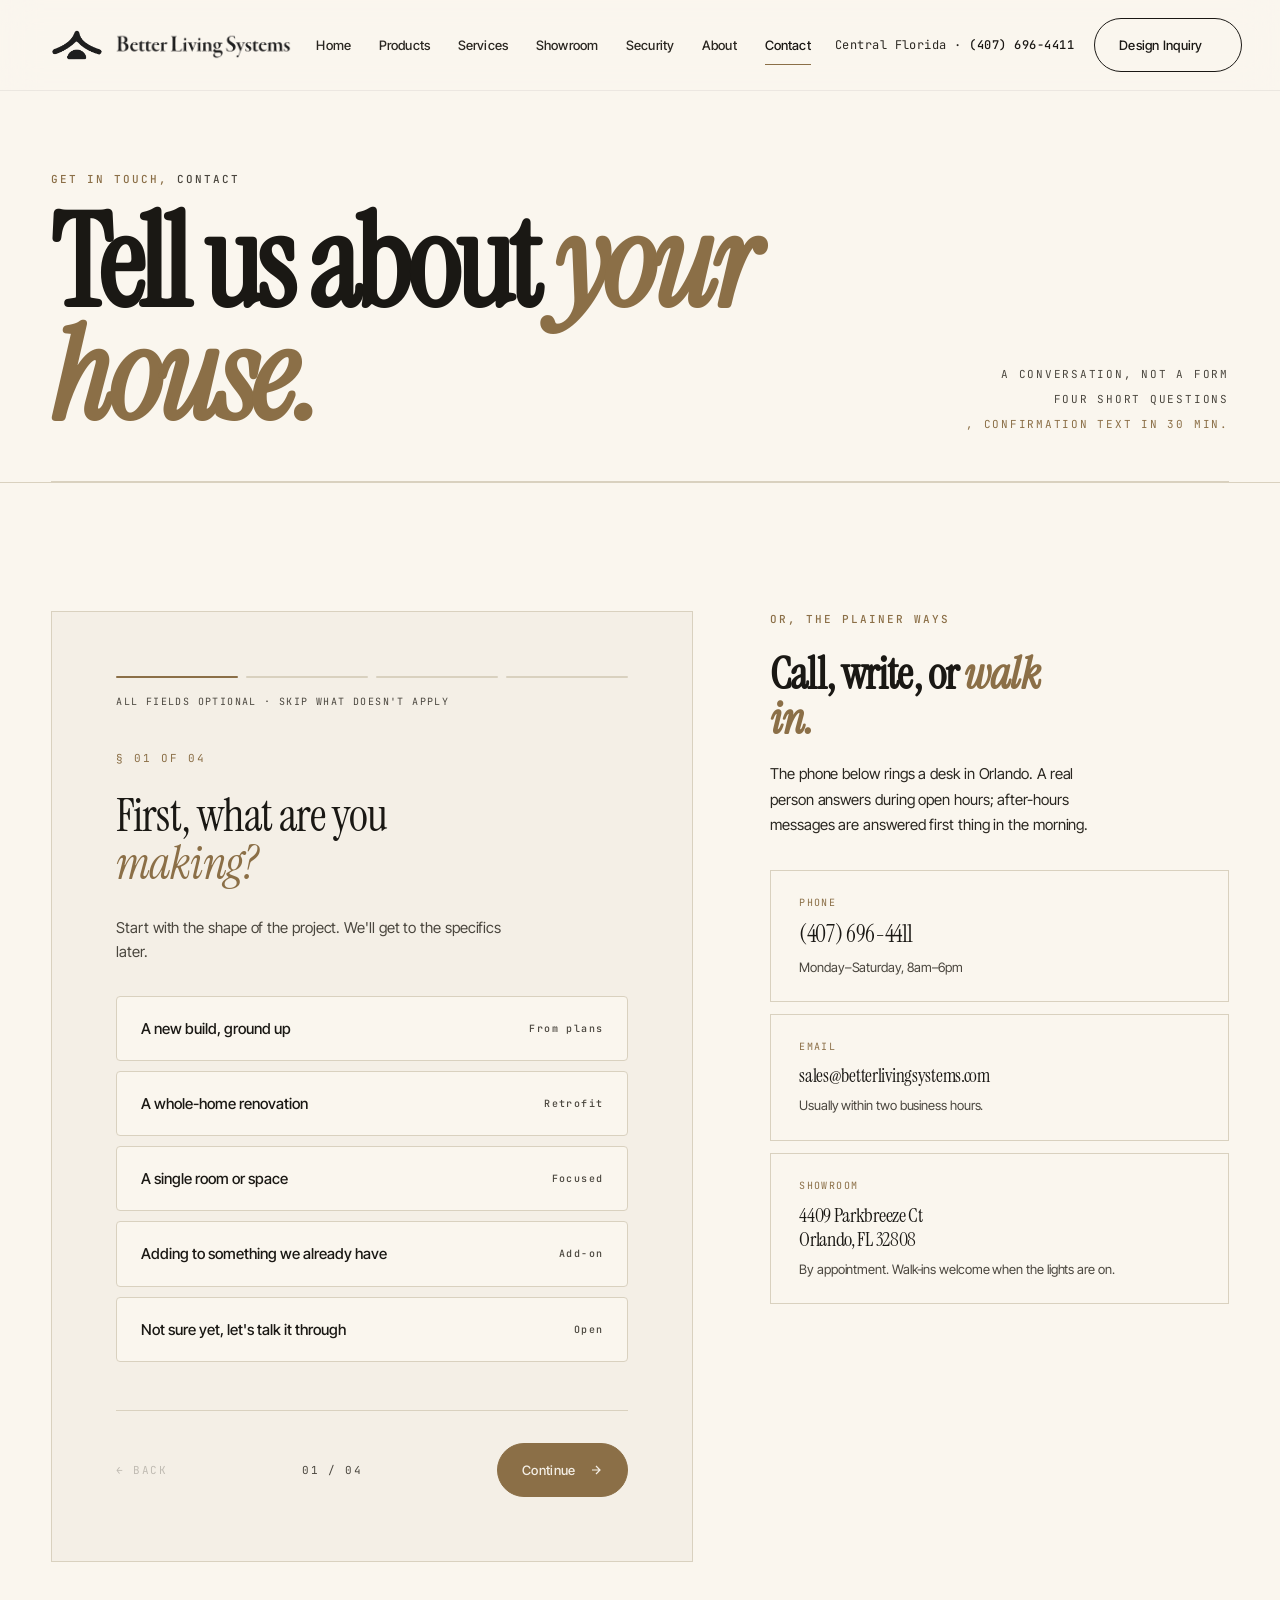
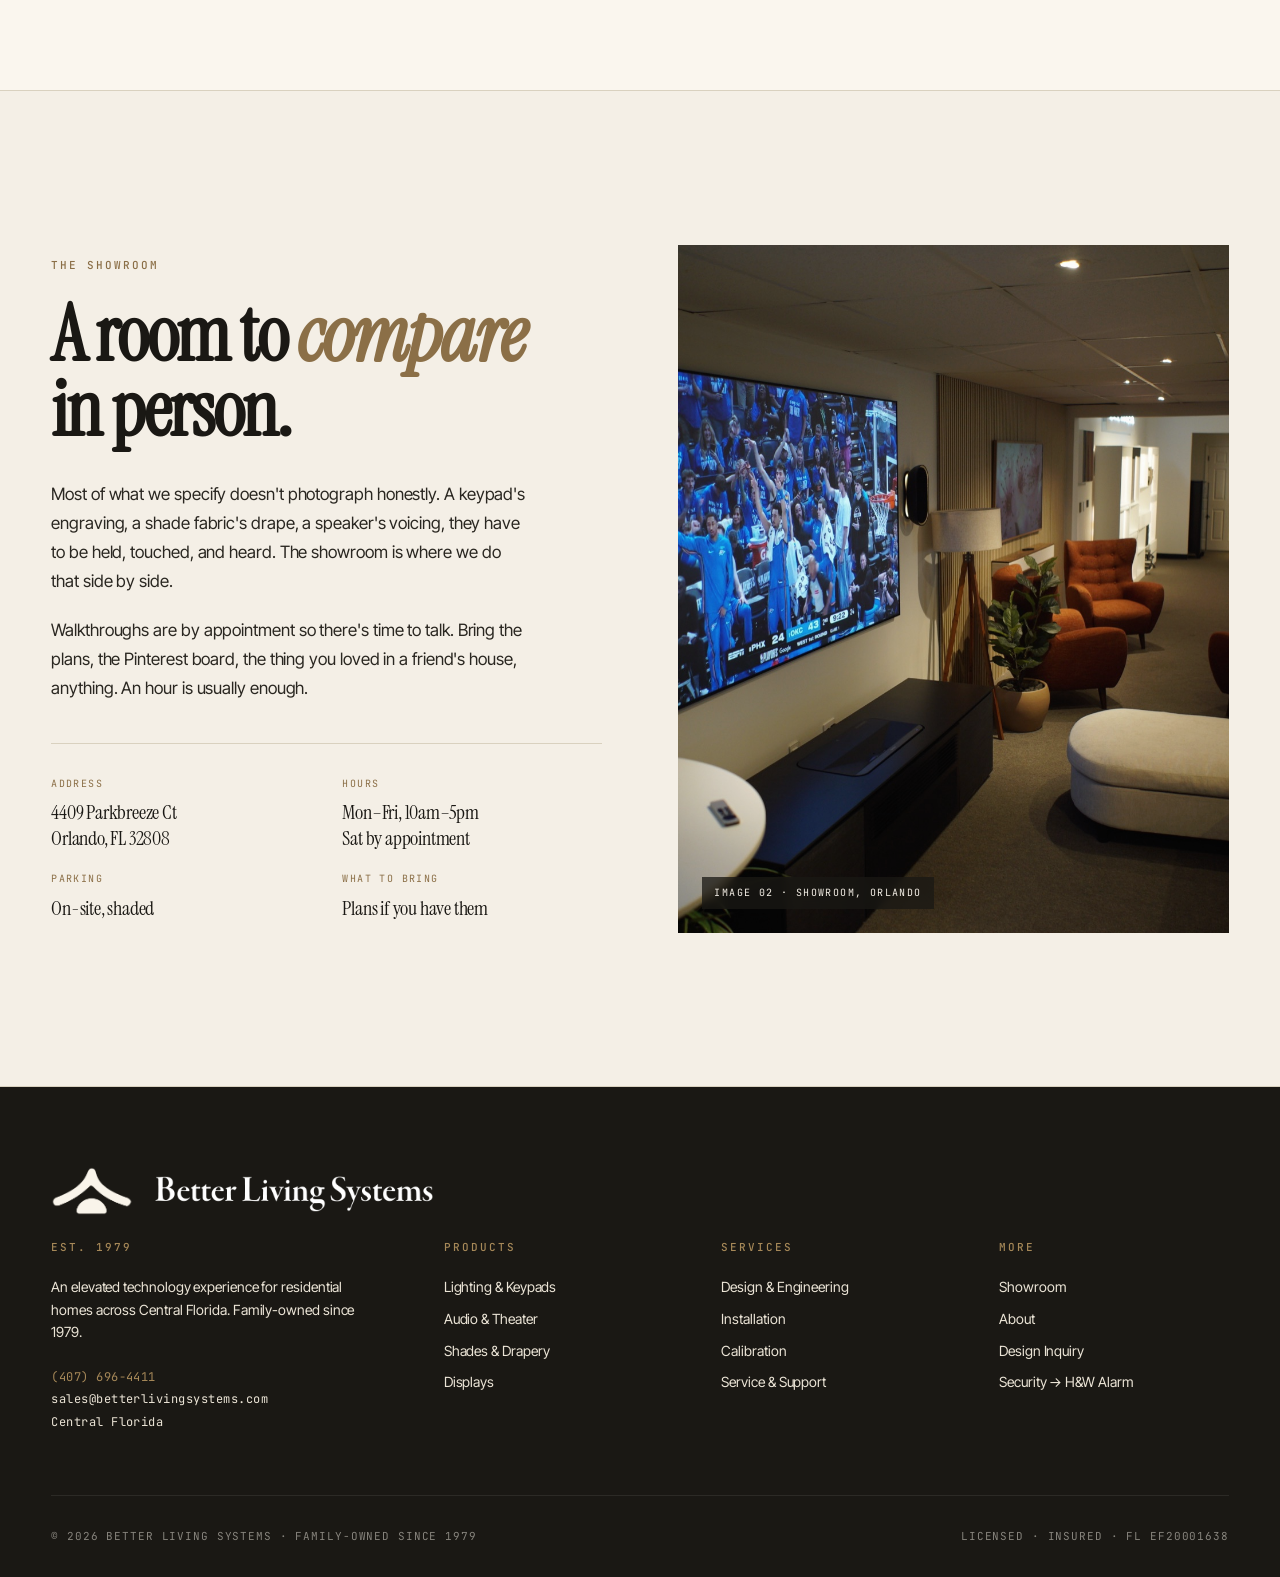
<file: contact.html>
<!doctype html>
<html lang="en">
<head>
  <meta charset="utf-8" />
  <meta name="viewport" content="width=device-width, initial-scale=1" />
  <title>Contact, Better Living Systems</title>
  <meta name="description" content="Get in touch with Better Living Systems for a security, fire protection, or smart home quote. Serving Orlando and Central Florida since 1979." />
  <link rel="canonical" href="https://betterlivingsystems.com/contact.html" />
  <meta property="og:type" content="website" />
  <meta property="og:site_name" content="Better Living Systems" />
  <meta property="og:title" content="Contact, Better Living Systems" />
  <meta property="og:description" content="Get in touch with Better Living Systems for a security, fire protection, or smart home quote. Serving Orlando and Central Florida since 1979." />
  <meta property="og:url" content="https://betterlivingsystems.com/contact.html" />
  <meta property="og:image" content="https://betterlivingsystems.com/images/logo-word-dark.png" />
  <meta name="twitter:card" content="summary_large_image" />
  <link rel="icon" href="favicon.ico" sizes="any" />
  <link rel="icon" type="image/png" sizes="32x32" href="favicon-32.png" />
  <link rel="icon" type="image/png" sizes="16x16" href="favicon-16.png" />
  <link rel="apple-touch-icon" sizes="180x180" href="favicon-180.png" />
  <link rel="preconnect" href="https://fonts.googleapis.com" />
  <link rel="preconnect" href="https://fonts.gstatic.com" crossorigin />
  <link href="https://fonts.googleapis.com/css2?family=Instrument+Serif:ital@0;1&family=Inter+Tight:wght@300;400;500;600&family=JetBrains+Mono:wght@400;500&display=swap" rel="stylesheet" />
  <link rel="stylesheet" href="shared/styles.css" />
  <style>
    /* ---- Page header ---- */
    .ch { padding: 80px 0 0; background: var(--paper); }
    .ch-top { display: flex; justify-content: space-between; align-items: flex-end; padding-bottom: 48px; border-bottom: 1px solid var(--line); gap: 40px; flex-wrap: wrap; }
    .ch-top .eyebrow::before { content: 'Get in touch, '; color: var(--brass); }
    .ch-top h1 { font-family: var(--serif); font-size: clamp(56px, 10vw, 160px); line-height: 0.88; letter-spacing: -0.035em; margin-top: 20px; max-width: 13ch; }
    .ch-top h1 em { color: var(--brass); font-style: italic; }
    .ch-meta { font-family: var(--mono); font-size: 11px; letter-spacing: 0.16em; text-transform: uppercase; color: var(--ink-soft); text-align: right; }
    .ch-meta div + div { margin-top: 8px; }

    /* ---- Quote flow ---- */
    .quote {
      padding: clamp(80px, 10vw, 140px) 0;
      border-top: 1px solid var(--line);
      background: var(--paper);
    }
    .quote-grid {
      display: grid;
      grid-template-columns: 1.4fr 1fr;
      gap: clamp(48px, 6vw, 96px);
      align-items: start;
    }

    .qform {
      background: var(--ivory);
      border: 1px solid var(--line);
      padding: clamp(32px, 5vw, 64px);
      min-height: 620px;
      position: relative;
    }
    .qprogress {
      display: flex;
      gap: 8px;
      margin-bottom: 48px;
    }
    .qdot { flex: 1; height: 2px; background: var(--line); border-radius: 2px; transition: background .4s; }
    .qdot.active { background: var(--brass); }
    .qdot.done { background: var(--ink); }
    .qoptnote { font-family: var(--mono); font-size: 10px; letter-spacing: 0.14em; text-transform: uppercase; color: var(--ink-soft); margin: -32px 0 40px; }

    .qstep { display: none; animation: slide .4s ease; }
    .qstep.active { display: block; }
    @keyframes slide { from { opacity: 0; transform: translateY(8px); } to { opacity: 1; transform: none; } }

    .qnum {
      font-family: var(--mono);
      font-size: 11px;
      letter-spacing: 0.18em;
      text-transform: uppercase;
      color: var(--brass);
      margin-bottom: 24px;
    }
    .qask {
      font-family: var(--serif);
      font-size: clamp(32px, 3.6vw, 52px);
      line-height: 1.05;
      letter-spacing: -0.02em;
      margin-bottom: 28px;
      max-width: 16ch;
    }
    .qask em { color: var(--brass); font-style: italic; }
    .qhelp {
      font-size: 15px;
      color: var(--ink-soft);
      margin-bottom: 32px;
      max-width: 46ch;
      line-height: 1.6;
    }

    .qopts { display: flex; flex-direction: column; gap: 10px; }
    .qopt {
      display: flex; align-items: center; justify-content: space-between;
      padding: 20px 24px;
      background: var(--paper);
      border: 1px solid var(--line);
      border-radius: 4px;
      cursor: pointer;
      transition: all .22s;
      font-size: 15px;
      font-weight: 500;
      text-align: left;
      color: var(--ink);
      font-family: inherit;
    }
    .qopt:hover { border-color: var(--ink); transform: translateX(4px); }
    .qopt.selected { border-color: var(--brass); background: rgba(139, 111, 71, 0.06); color: var(--brass); }
    .qopt .n { font-family: var(--mono); font-size: 10px; letter-spacing: 0.14em; color: var(--ink-soft); }
    .qopt.selected .n { color: var(--brass); }

    .qinput {
      width: 100%;
      padding: 20px 24px;
      background: var(--paper);
      border: 1px solid var(--line);
      border-radius: 4px;
      font: inherit;
      font-size: 16px;
      color: var(--ink);
      font-family: inherit;
      transition: border-color .2s;
    }
    .qinput:focus { outline: none; border-color: var(--brass); }
    textarea.qinput { min-height: 140px; resize: vertical; }
    .qrow { display: grid; grid-template-columns: 1fr 1fr; gap: 12px; }
    .qrow + .qrow { margin-top: 12px; }

    .qnav { display: flex; justify-content: space-between; align-items: center; margin-top: 48px; padding-top: 32px; border-top: 1px solid var(--line); }
    .qnav-left { font-family: var(--mono); font-size: 11px; letter-spacing: 0.14em; text-transform: uppercase; color: var(--ink-soft); }
    .qback {
      font-family: var(--mono);
      font-size: 11px;
      letter-spacing: 0.14em;
      text-transform: uppercase;
      color: var(--ink-soft);
      background: transparent;
      border: 0;
      cursor: pointer;
      padding: 8px 0;
    }
    .qback:hover { color: var(--brass); }
    .qback[disabled] { opacity: 0.3; pointer-events: none; }

    .qsuccess { display: none; }
    .qsuccess.show { display: block; }
    .qsuccess .qnum { color: var(--brass); }
    .qsuccess h3 { font-family: var(--serif); font-size: clamp(36px, 4.2vw, 56px); line-height: 1; letter-spacing: -0.025em; margin-bottom: 20px; }
    .qsuccess h3 em { color: var(--brass); font-style: italic; }
    .qsuccess .lede { font-size: 17px; color: var(--ink-2); line-height: 1.65; max-width: 46ch; margin-bottom: 32px; }
    .qsuccess .lede em { color: var(--brass); font-style: italic; }
    .summary {
      background: var(--paper);
      border: 1px solid var(--line);
      padding: 28px 32px;
      font-family: var(--mono);
      font-size: 12px;
      letter-spacing: 0.04em;
    }
    .summary div { padding: 10px 0; border-bottom: 1px dashed var(--line); display: flex; justify-content: space-between; gap: 16px; }
    .summary div:last-child { border: 0; }
    .summary .k { color: var(--ink-soft); text-transform: uppercase; letter-spacing: 0.12em; font-size: 10px; }
    .summary .v { color: var(--ink); text-align: right; font-family: var(--serif); font-size: 15px; letter-spacing: 0; }

    /* ---- Sidebar ---- */
    .qside { position: sticky; top: 100px; }
    .qside .eyebrow { color: var(--brass); margin-bottom: 24px; }
    .qside h3 { font-family: var(--serif); font-size: clamp(32px, 3.4vw, 48px); line-height: 1.02; letter-spacing: -0.02em; margin-bottom: 20px; max-width: 14ch; }
    .qside h3 em { color: var(--brass); font-style: italic; }
    .qside > p { font-size: 15px; color: var(--ink-2); line-height: 1.7; margin-bottom: 32px; max-width: 36ch; }

    .qcard {
      padding: 24px 28px;
      border: 1px solid var(--line);
      margin-bottom: 12px;
      background: var(--paper);
      transition: border-color .2s;
    }
    .qcard:hover { border-color: var(--ink); }
    .qcard .k { font-family: var(--mono); font-size: 10px; letter-spacing: 0.14em; text-transform: uppercase; color: var(--brass); margin-bottom: 10px; }
    .qcard .v { font-family: var(--serif); font-size: 24px; letter-spacing: -0.015em; line-height: 1.2; }
    .qcard .v-sm { font-size: 13px; color: var(--ink-soft); margin-top: 8px; line-height: 1.55; }

    @media (max-width: 900px) {
      .quote-grid { grid-template-columns: 1fr; gap: 48px; }
      .qside { position: static; }
      .qrow { grid-template-columns: 1fr; }
    }

    /* ---- Showroom block ---- */
    .showroom {
      background: var(--ivory);
      padding: clamp(100px, 12vw, 160px) 0;
      border-top: 1px solid var(--line);
      border-bottom: 1px solid var(--line);
    }
    .sr-grid {
      display: grid;
      grid-template-columns: 1fr 1fr;
      gap: clamp(48px, 6vw, 96px);
      align-items: center;
    }
    .sr-copy .eyebrow { color: var(--brass); margin-bottom: 24px; }
    .sr-copy h2 {
      font-family: var(--serif);
      font-size: clamp(44px, 6vw, 88px);
      line-height: 0.98;
      letter-spacing: -0.025em;
      margin-bottom: 32px;
      max-width: 14ch;
    }
    .sr-copy h2 em { color: var(--brass); font-style: italic; }
    .sr-copy p {
      font-size: 17px;
      line-height: 1.7;
      color: var(--ink-2);
      max-width: 48ch;
      margin-bottom: 20px;
    }
    .sr-detail {
      margin-top: 40px;
      display: grid;
      grid-template-columns: repeat(2, 1fr);
      gap: 20px 32px;
      padding-top: 32px;
      border-top: 1px solid var(--line);
    }
    .sr-detail .k { font-family: var(--mono); font-size: 10px; letter-spacing: 0.14em; text-transform: uppercase; color: var(--brass); margin-bottom: 8px; }
    .sr-detail .v { font-family: var(--serif); font-size: 20px; letter-spacing: -0.01em; line-height: 1.3; }
    .sr-img {
      aspect-ratio: 4/5;
      position: relative;
      overflow: hidden;
    }
    .sr-img .photo { position: absolute; inset: 0; width: 100%; height: 100%; }
    .sr-img .cap {
      position: absolute;
      left: 24px; bottom: 24px;
      font-family: var(--mono);
      font-size: 10px;
      letter-spacing: 0.14em;
      text-transform: uppercase;
      color: var(--ivory);
      background: rgba(26, 24, 20, 0.75);
      padding: 8px 12px;
      backdrop-filter: blur(4px);
    }
    @media (max-width: 900px) {
      .sr-grid { grid-template-columns: 1fr; }
      .sr-img { aspect-ratio: 21/16; }
    }
  </style>
</head>
<body data-page="contact">

  <div data-nav></div>

  <!-- HEADER -->
  <section class="ch">
    <div class="wrap">
      <div class="ch-top">
        <div>
          <div class="eyebrow">Contact</div>
          <h1>Tell us about <em>your house.</em></h1>
        </div>
        <div class="ch-meta">
          <div>A conversation, not a form</div>
          <div>Four short questions</div>
          <div style="color: var(--brass);">,  Confirmation text in 30 min.</div>
        </div>
      </div>
    </div>
  </section>

  <!-- QUOTE FLOW -->
  <section class="quote">
    <div class="wrap">
      <div class="quote-grid">
        <form class="qform" id="qform" onsubmit="return false;">
          <div class="qprogress">
            <div class="qdot active" data-dot="0"></div>
            <div class="qdot" data-dot="1"></div>
            <div class="qdot" data-dot="2"></div>
            <div class="qdot" data-dot="3"></div>
          </div>
          <div class="qoptnote">All fields optional &middot; skip what doesn't apply</div>

          <!-- Step 0: What you're making -->
          <div class="qstep active" data-step="0">
            <div class="qnum">§ 01 of 04</div>
            <div class="qask">First, what are you <em>making?</em></div>
            <div class="qhelp">Start with the shape of the project. We'll get to the specifics later.</div>
            <div class="qopts">
              <button type="button" class="qopt" data-field="project" data-value="New build">
                <span>A new build, ground up</span><span class="n">From plans</span>
              </button>
              <button type="button" class="qopt" data-field="project" data-value="Whole-home renovation">
                <span>A whole-home renovation</span><span class="n">Retrofit</span>
              </button>
              <button type="button" class="qopt" data-field="project" data-value="A single room or space">
                <span>A single room or space</span><span class="n">Focused</span>
              </button>
              <button type="button" class="qopt" data-field="project" data-value="Adding to an existing system">
                <span>Adding to something we already have</span><span class="n">Add-on</span>
              </button>
              <button type="button" class="qopt" data-field="project" data-value="Not sure yet">
                <span>Not sure yet, let's talk it through</span><span class="n">Open</span>
              </button>
            </div>
          </div>

          <!-- Step 1: Where -->
          <div class="qstep" data-step="1">
            <div class="qnum">§ 02 of 04</div>
            <div class="qask">Where is <em>the house?</em></div>
            <div class="qhelp">A city or neighborhood is plenty. Address is only useful once we're scheduling a walkthrough.</div>
            <input class="qinput" data-field="location" placeholder="e.g. Windermere, Lake Nona, or Mount Dora" autocomplete="off" />
            <div class="qhelp" style="margin-top: 24px; margin-bottom: 16px;">And how's the timing?</div>
            <div class="qopts">
              <button type="button" class="qopt" data-field="timing" data-value="Under construction now">
                <span>Under construction right now</span><span class="n">Active</span>
              </button>
              <button type="button" class="qopt" data-field="timing" data-value="Breaking ground soon">
                <span>Breaking ground in the next few months</span><span class="n">Soon</span>
              </button>
              <button type="button" class="qopt" data-field="timing" data-value="Still planning">
                <span>Still in the planning phase</span><span class="n">Planning</span>
              </button>
              <button type="button" class="qopt" data-field="timing" data-value="Exploring">
                <span>Exploring for a future project</span><span class="n">Research</span>
              </button>
            </div>
          </div>

          <!-- Step 2: Notes -->
          <div class="qstep" data-step="2">
            <div class="qnum">§ 03 of 04</div>
            <div class="qask">What would you <em>like us</em> to know?</div>
            <div class="qhelp">Size, style, the rooms that matter most, the things you've seen elsewhere and liked. Anything at all. A few sentences is perfect.</div>
            <textarea class="qinput" data-field="notes" placeholder="For example: 6,400 sq ft on the lake, architect is already on board, we'd like lighting and shades drawn with the house. Interested in a media room, no dedicated theater needed."></textarea>
          </div>

          <!-- Step 3: Contact info -->
          <div class="qstep" data-step="3">
            <div class="qnum">§ 04 of 04</div>
            <div class="qask">How should we <em>reach</em> you?</div>
            <div class="qhelp">We'll text back within thirty minutes to confirm, then schedule the first call at a time that works.</div>
            <div class="qrow">
              <input class="qinput" data-field="firstName" placeholder="First name" autocomplete="given-name" />
              <input class="qinput" data-field="lastName" placeholder="Last name" autocomplete="family-name" />
            </div>
            <div class="qrow">
              <input class="qinput" data-field="phone" type="tel" placeholder="Mobile (for the text)" autocomplete="tel" />
              <input class="qinput" data-field="email" type="email" placeholder="Email" autocomplete="email" />
            </div>
          </div>

          <!-- Success -->
          <div class="qsuccess" id="qsuccess">
            <div class="qnum">✓ Received</div>
            <h3>Thank you, <em id="qname">neighbor</em>.</h3>
            <p class="lede">You'll have a <em>confirmation text within thirty minutes</em>, from a real person in Orlando. After that we'll set a short call to get acquainted, and the first drawings can start from there.</p>
            <div class="summary" id="qsummary"></div>
          </div>

          <div class="qnav" id="qnav">
            <button type="button" class="qback" id="qback" disabled>← Back</button>
            <div class="qnav-left"><span id="qstepn">01</span> / 04</div>
            <button type="button" class="btn btn-brass" id="qnext">
              Continue
              <svg class="arr" viewBox="0 0 14 14" fill="none"><path d="M3 7h8M7 3l4 4-4 4" stroke="currentColor" stroke-width="1.2"/></svg>
            </button>
          </div>
        </form>

        <aside class="qside">
          <div class="eyebrow">Or, the plainer ways</div>
          <h3>Call, write, or <em>walk in.</em></h3>
          <p>The phone below rings a desk in Orlando. A real person answers during open hours; after-hours messages are answered first thing in the morning.</p>

          <div class="qcard">
            <div class="k">Phone</div>
            <div class="v">(407) 696-4411</div>
            <div class="v-sm">Monday–Saturday, 8am–6pm</div>
          </div>
          <div class="qcard">
            <div class="k">Email</div>
            <div class="v" style="font-size: 19px;">sales@betterlivingsystems.com</div>
            <div class="v-sm">Usually within two business hours.</div>
          </div>
          <div class="qcard">
            <div class="k">Showroom</div>
            <div class="v" style="font-size: 20px;">4409 Parkbreeze Ct<br/>Orlando, FL 32808</div>
            <div class="v-sm">By appointment. Walk-ins welcome when the lights are on.</div>
          </div>
        </aside>
      </div>
    </div>
  </section>

  <!-- SHOWROOM -->
  <section class="showroom">
    <div class="wrap">
      <div class="sr-grid">
        <div class="sr-copy reveal">
          <div class="eyebrow">The showroom</div>
          <h2>A room to <em>compare</em> in person.</h2>
          <p>Most of what we specify doesn't photograph honestly. A keypad's engraving, a shade fabric's drape, a speaker's voicing, they have to be held, touched, and heard. The showroom is where we do that side by side.</p>
          <p>Walkthroughs are by appointment so there's time to talk. Bring the plans, the Pinterest board, the thing you loved in a friend's house, anything. An hour is usually enough.</p>
          <div class="sr-detail">
            <div>
              <div class="k">Address</div>
              <div class="v">4409 Parkbreeze Ct<br/>Orlando, FL 32808</div>
            </div>
            <div>
              <div class="k">Hours</div>
              <div class="v">Mon–Fri, 10am–5pm<br/>Sat by appointment</div>
            </div>
            <div>
              <div class="k">Parking</div>
              <div class="v">On-site, shaded</div>
            </div>
            <div>
              <div class="k">What to bring</div>
              <div class="v">Plans if you have them</div>
            </div>
          </div>
        </div>
        <figure class="sr-img photo tone-warm grain">
          <img src="images/showroom-living.jpg" alt="BLS showroom · Orlando" />
          <figcaption class="cap">Image 02 · Showroom, Orlando</figcaption>
        </figure>
      </div>
    </div>
  </section>

  <div data-footer></div>
  <script src="shared/shared.js"></script>
  <script>
    (function () {
      const form = document.getElementById('qform');
      const steps = form.querySelectorAll('.qstep');
      const dots = form.querySelectorAll('.qdot');
      const back = document.getElementById('qback');
      const next = document.getElementById('qnext');
      const stepn = document.getElementById('qstepn');
      const nav = document.getElementById('qnav');
      const success = document.getElementById('qsuccess');
      const data = {};
      let idx = 0;
      const TOTAL = steps.length;

      function render() {
        steps.forEach((s, i) => s.classList.toggle('active', i === idx));
        dots.forEach((d, i) => {
          d.classList.toggle('active', i === idx);
          d.classList.toggle('done', i < idx);
        });
        stepn.textContent = String(idx + 1).padStart(2, '0');
        back.toggleAttribute('disabled', idx === 0);
        next.innerHTML = (idx === TOTAL - 1)
          ? `Send <svg class="arr" viewBox="0 0 14 14" fill="none"><path d="M3 7h8M7 3l4 4-4 4" stroke="currentColor" stroke-width="1.2"/></svg>`
          : `Continue <svg class="arr" viewBox="0 0 14 14" fill="none"><path d="M3 7h8M7 3l4 4-4 4" stroke="currentColor" stroke-width="1.2"/></svg>`;
      }

      form.querySelectorAll('.qopt').forEach(btn => {
        btn.addEventListener('click', () => {
          const field = btn.dataset.field;
          const value = btn.dataset.value;
          // find siblings in same group (same data-field)
          form.querySelectorAll(`.qopt[data-field="${field}"]`).forEach(o => o.classList.remove('selected'));
          btn.classList.add('selected');
          data[field] = value;
          setTimeout(() => {
            // Only auto-advance from step 0, 2, 3 (step 1 has mixed input + options)
            if (idx === 0 || (idx === 1 && field === 'timing') || idx === 3) {
              if (idx < TOTAL - 1) { idx++; render(); } else { submit(); }
            }
          }, 260);
        });
      });

      form.querySelectorAll('.qinput').forEach(el => {
        el.addEventListener('input', e => { data[e.target.dataset.field] = e.target.value; });
      });

      next.addEventListener('click', () => {
        if (idx < TOTAL - 1) { idx++; render(); }
        else { submit(); }
      });
      back.addEventListener('click', () => { if (idx > 0) { idx--; render(); } });

      const FORM_ENDPOINT = 'https://formspree.io/f/mwvdzbjn';
      let sending = false;

      function submit() {
        if (sending) return;
        sending = true;
        const originalLabel = next.innerHTML;
        next.setAttribute('disabled', '');
        next.textContent = 'Sending…';

        fetch(FORM_ENDPOINT, {
          method: 'POST',
          headers: { 'Content-Type': 'application/json', 'Accept': 'application/json' },
          body: JSON.stringify(data),
        })
          .then(res => {
            if (!res.ok) throw new Error('Request failed');
            showSuccess();
          })
          .catch(() => {
            sending = false;
            next.removeAttribute('disabled');
            next.innerHTML = originalLabel;
            let err = form.querySelector('.qerror');
            if (!err) {
              err = document.createElement('div');
              err.className = 'qerror';
              err.style.color = '#b5453f';
              err.style.fontSize = '14px';
              err.style.marginTop = '12px';
              nav.insertAdjacentElement('afterend', err);
            }
            err.textContent = "That didn't go through, please try again or call (407) 696-4411.";
          });
      }

      function showSuccess() {
        form.querySelectorAll('.qstep').forEach(s => s.classList.remove('active'));
        form.querySelector('.qprogress').style.display = 'none';
        nav.style.display = 'none';
        success.classList.add('show');
        document.getElementById('qname').textContent = data.firstName || 'neighbor';
        const summary = document.getElementById('qsummary');
        const fields = [
          ['Project', data.project],
          ['Location', data.location],
          ['Timing', data.timing],
          ['Reaching', [data.phone, data.email].filter(Boolean).join(' · ')],
        ];
        summary.innerHTML = fields.filter(f => f[1]).map(([k,v]) =>
          `<div><span class="k">${k}</span><span class="v">${v}</span></div>`
        ).join('');
      }

      render();
    })();
  </script>
</body>
</html>
</file>
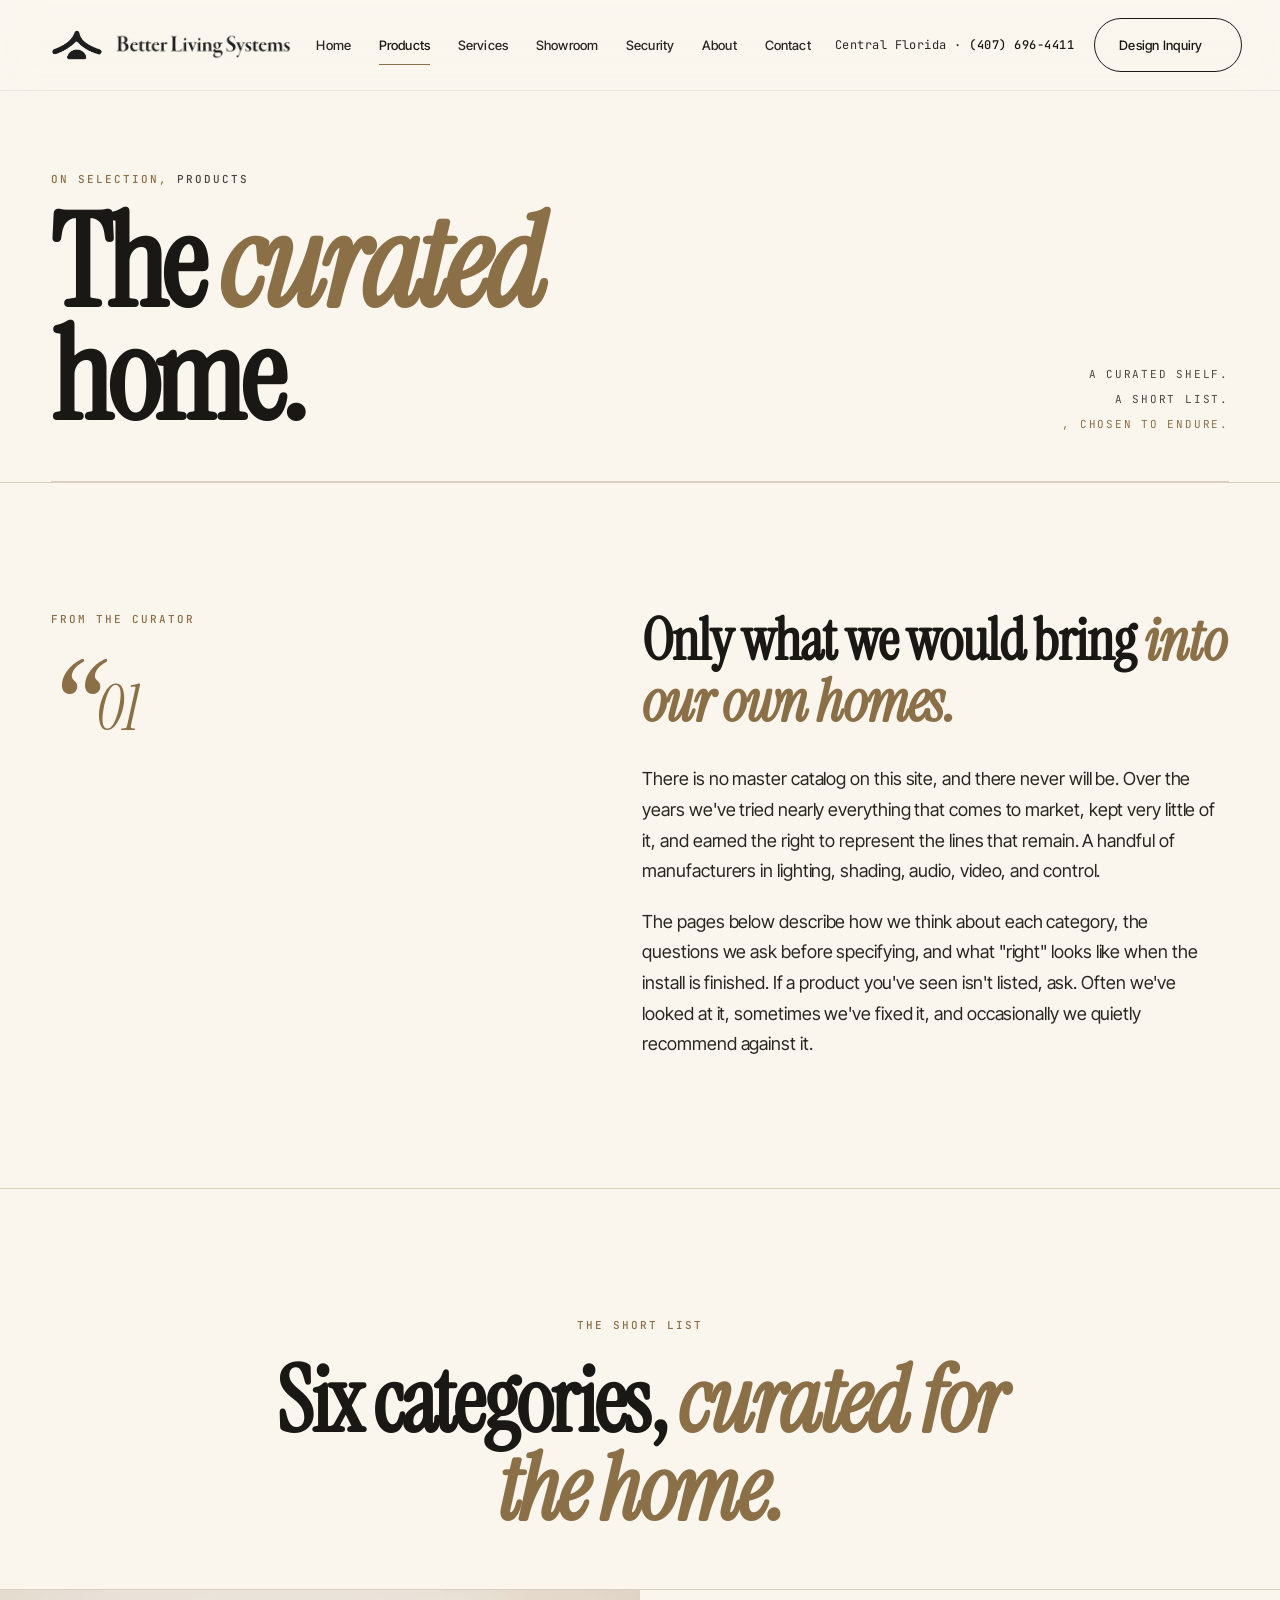
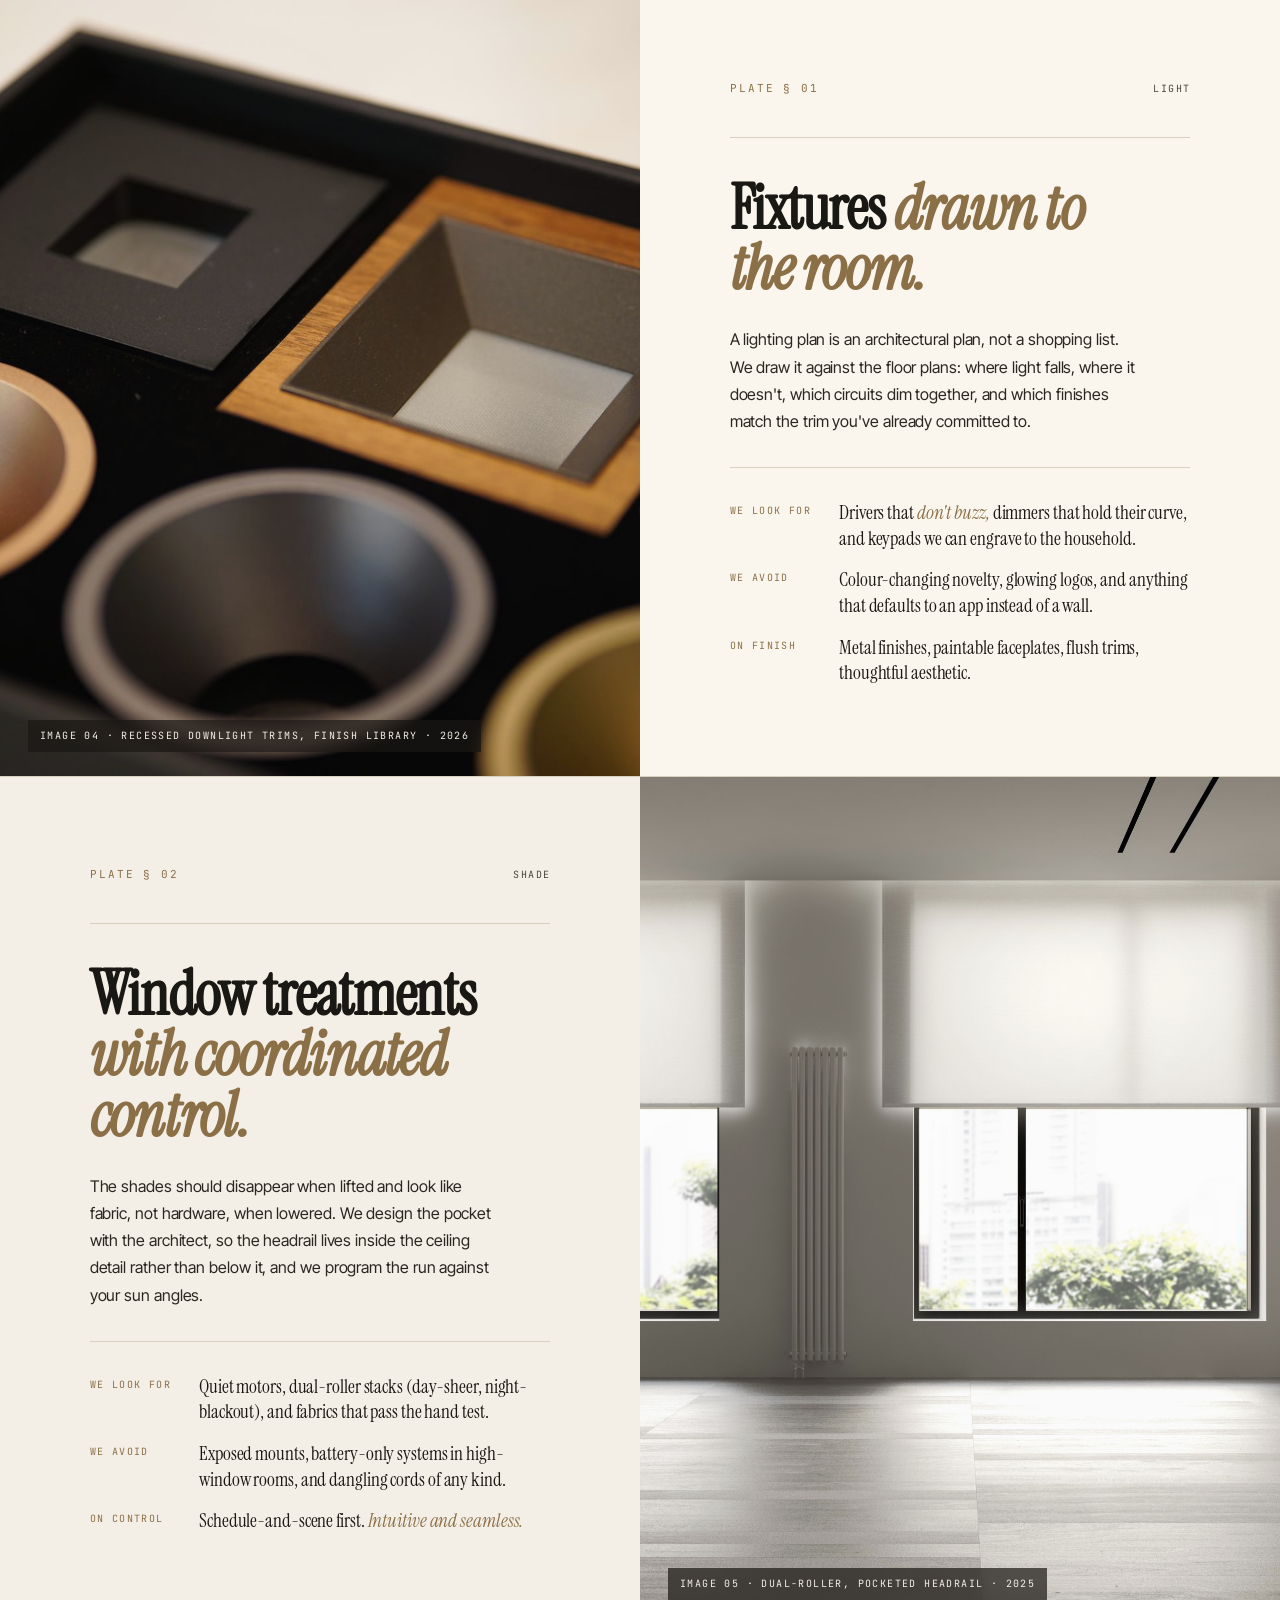
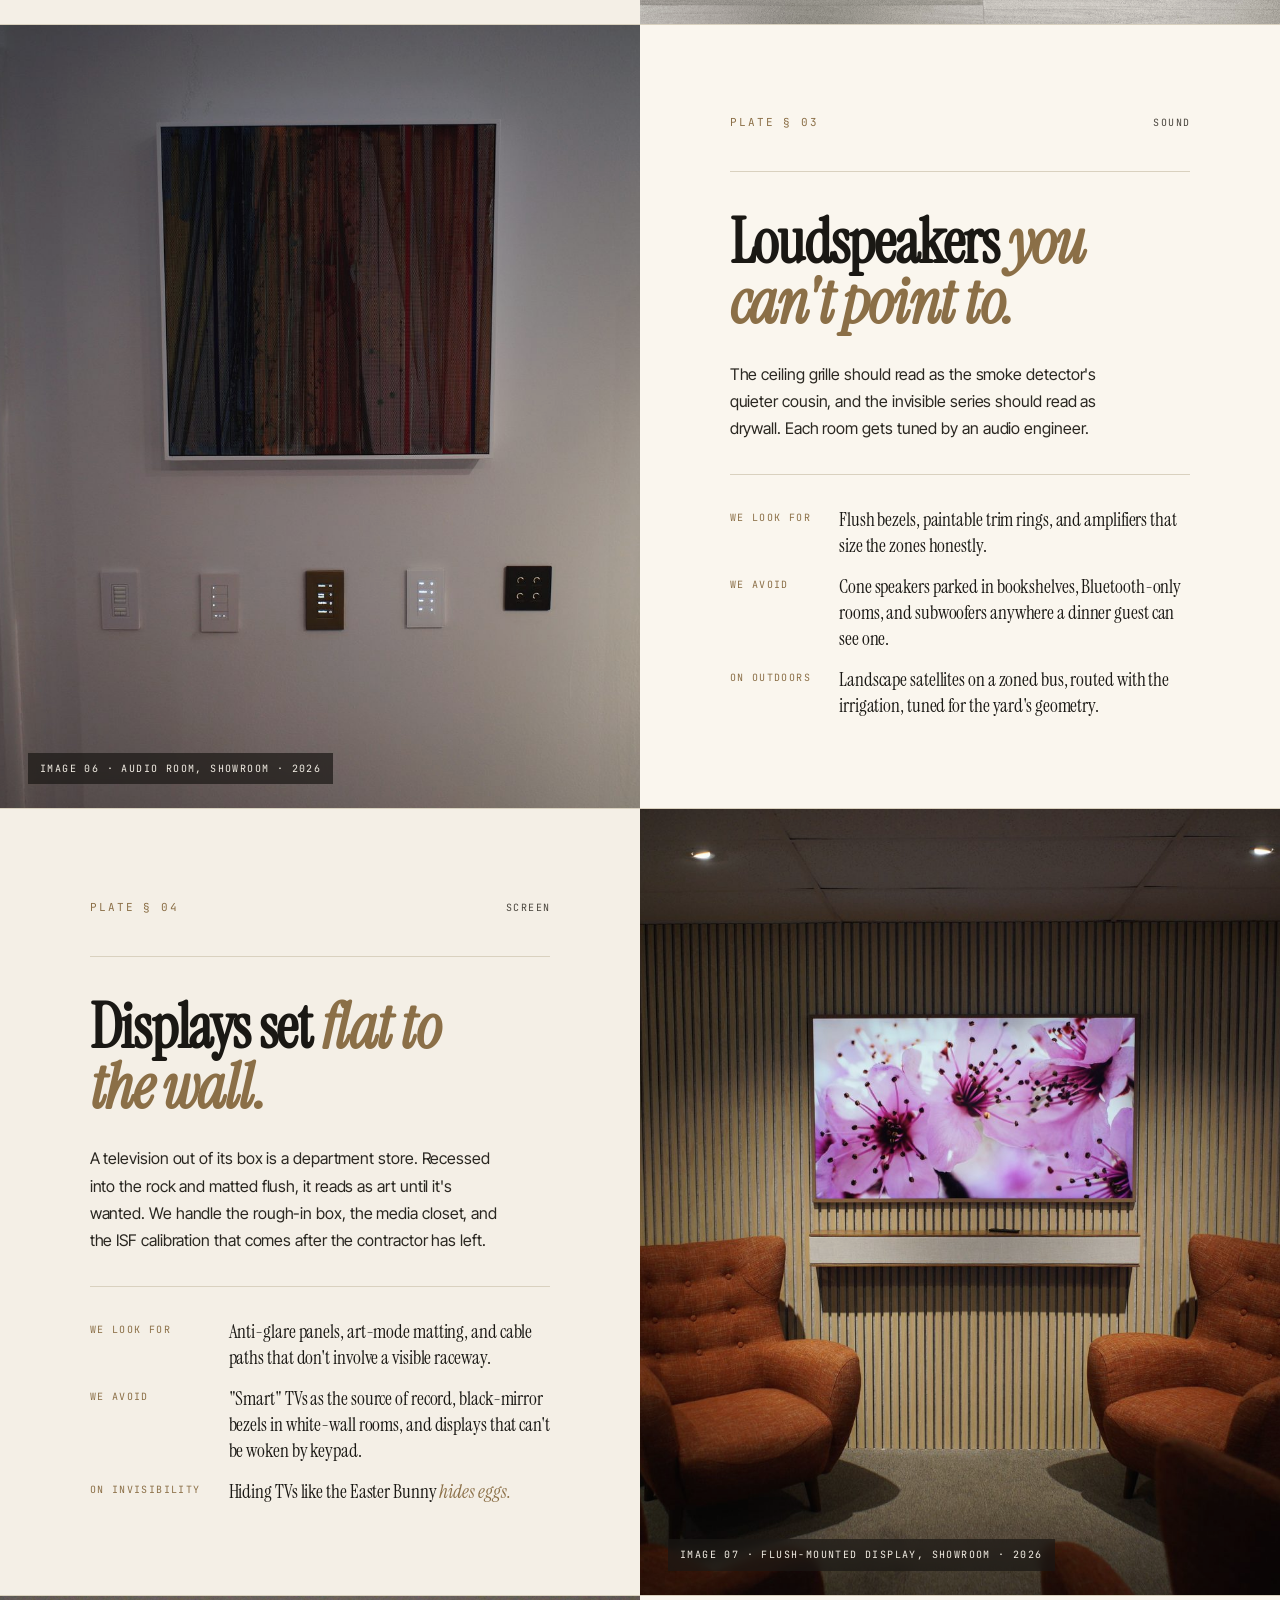
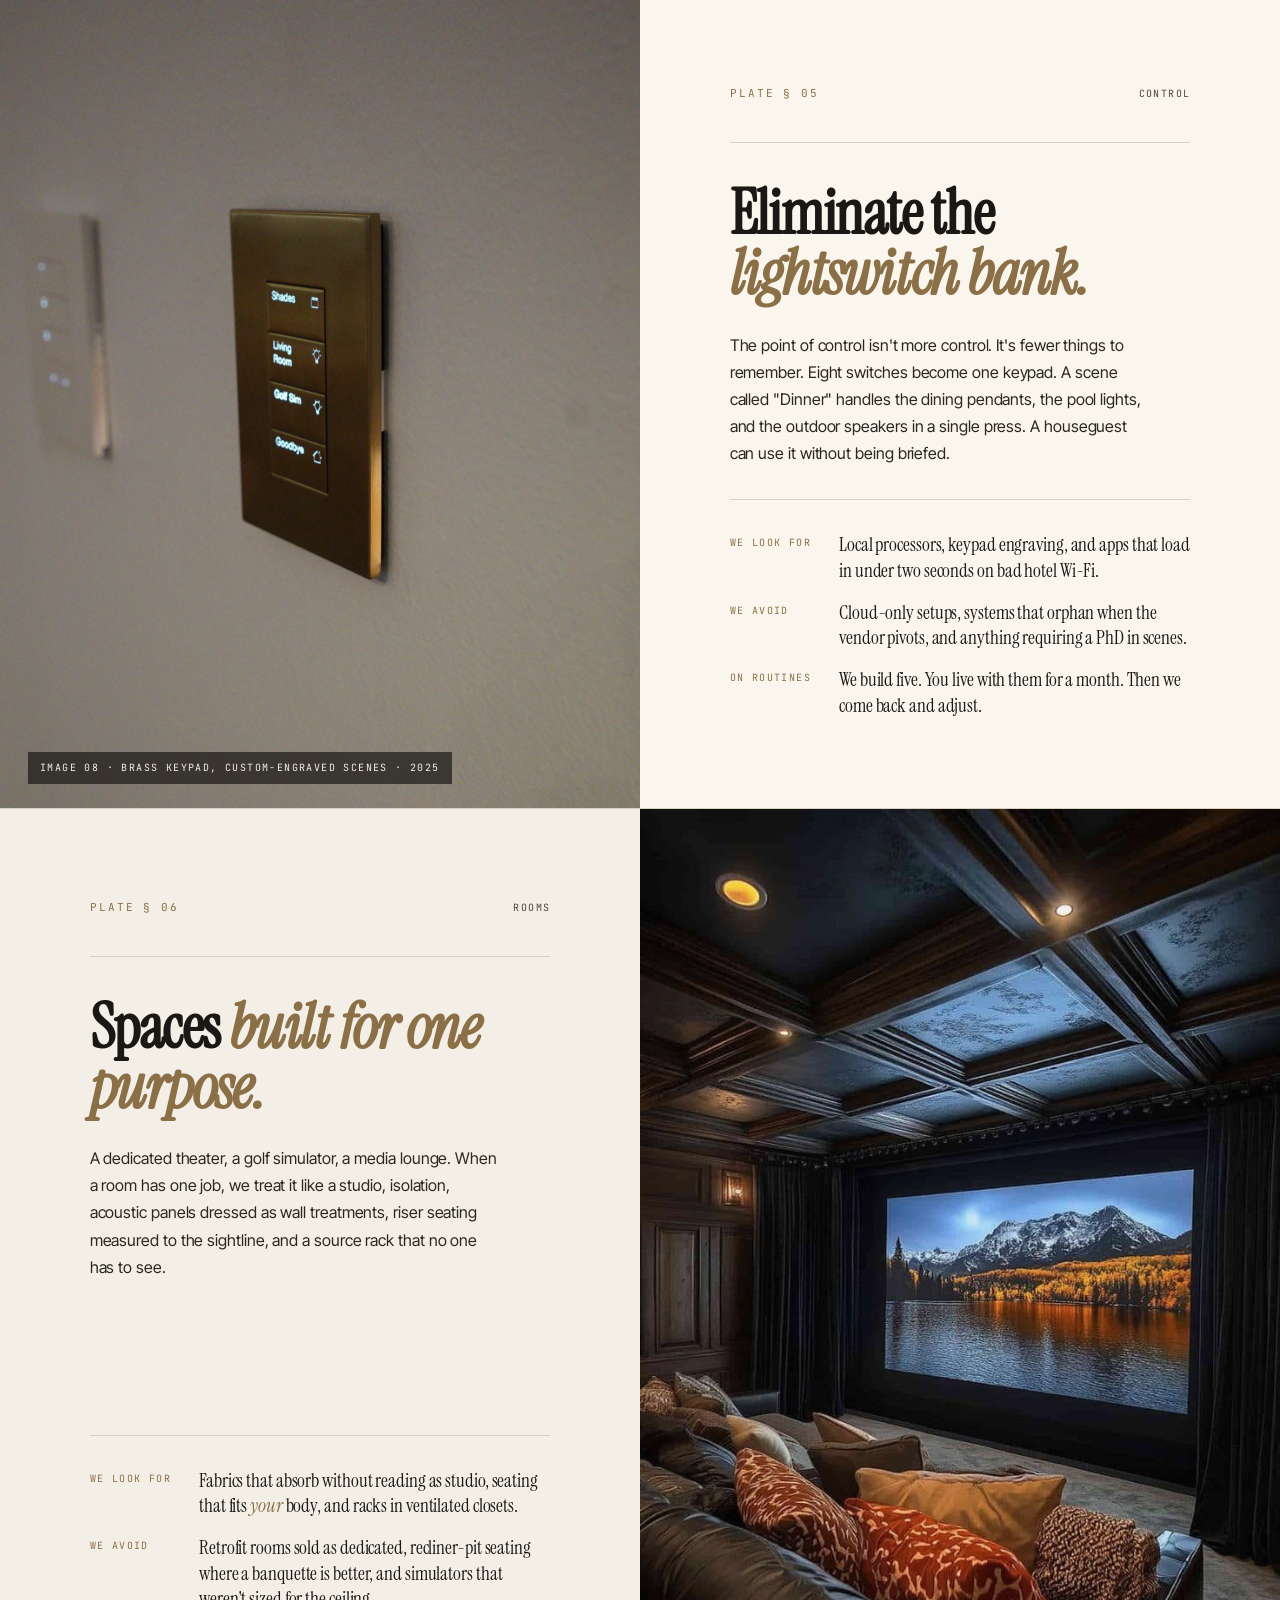
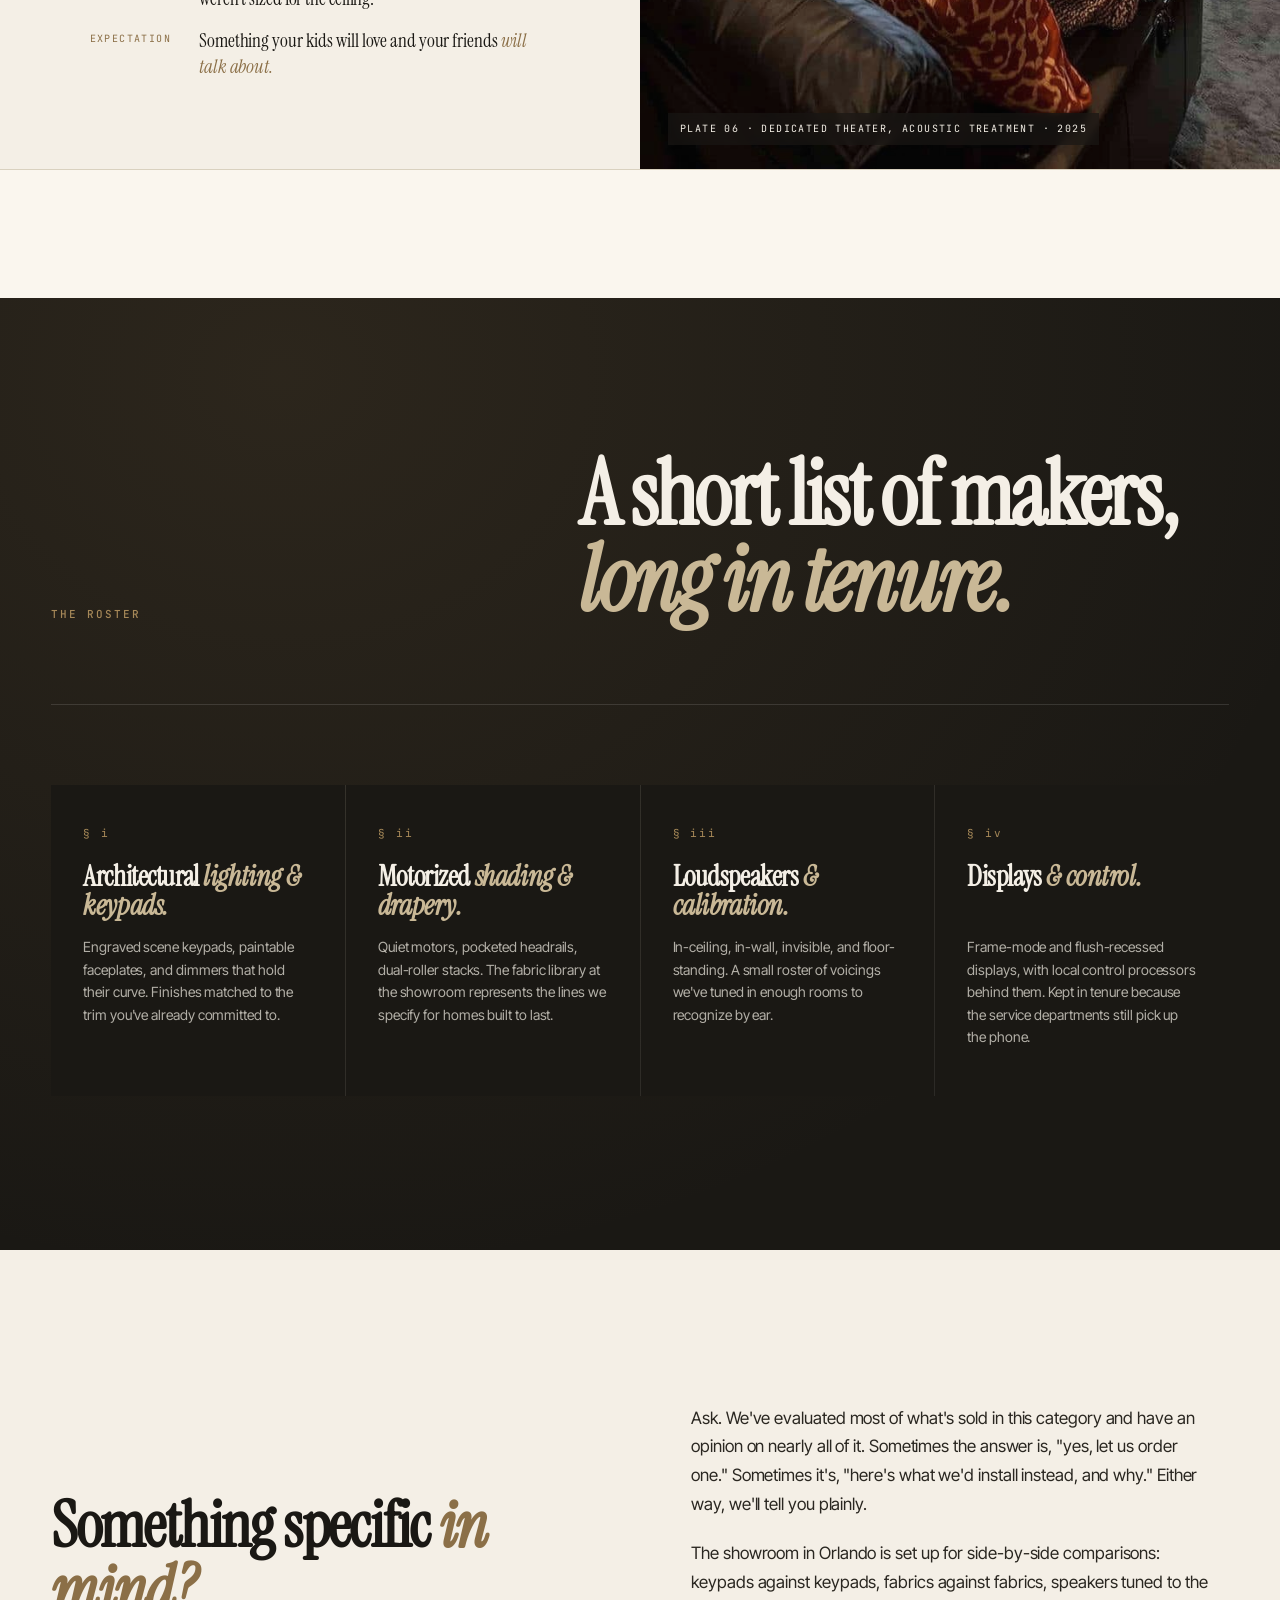
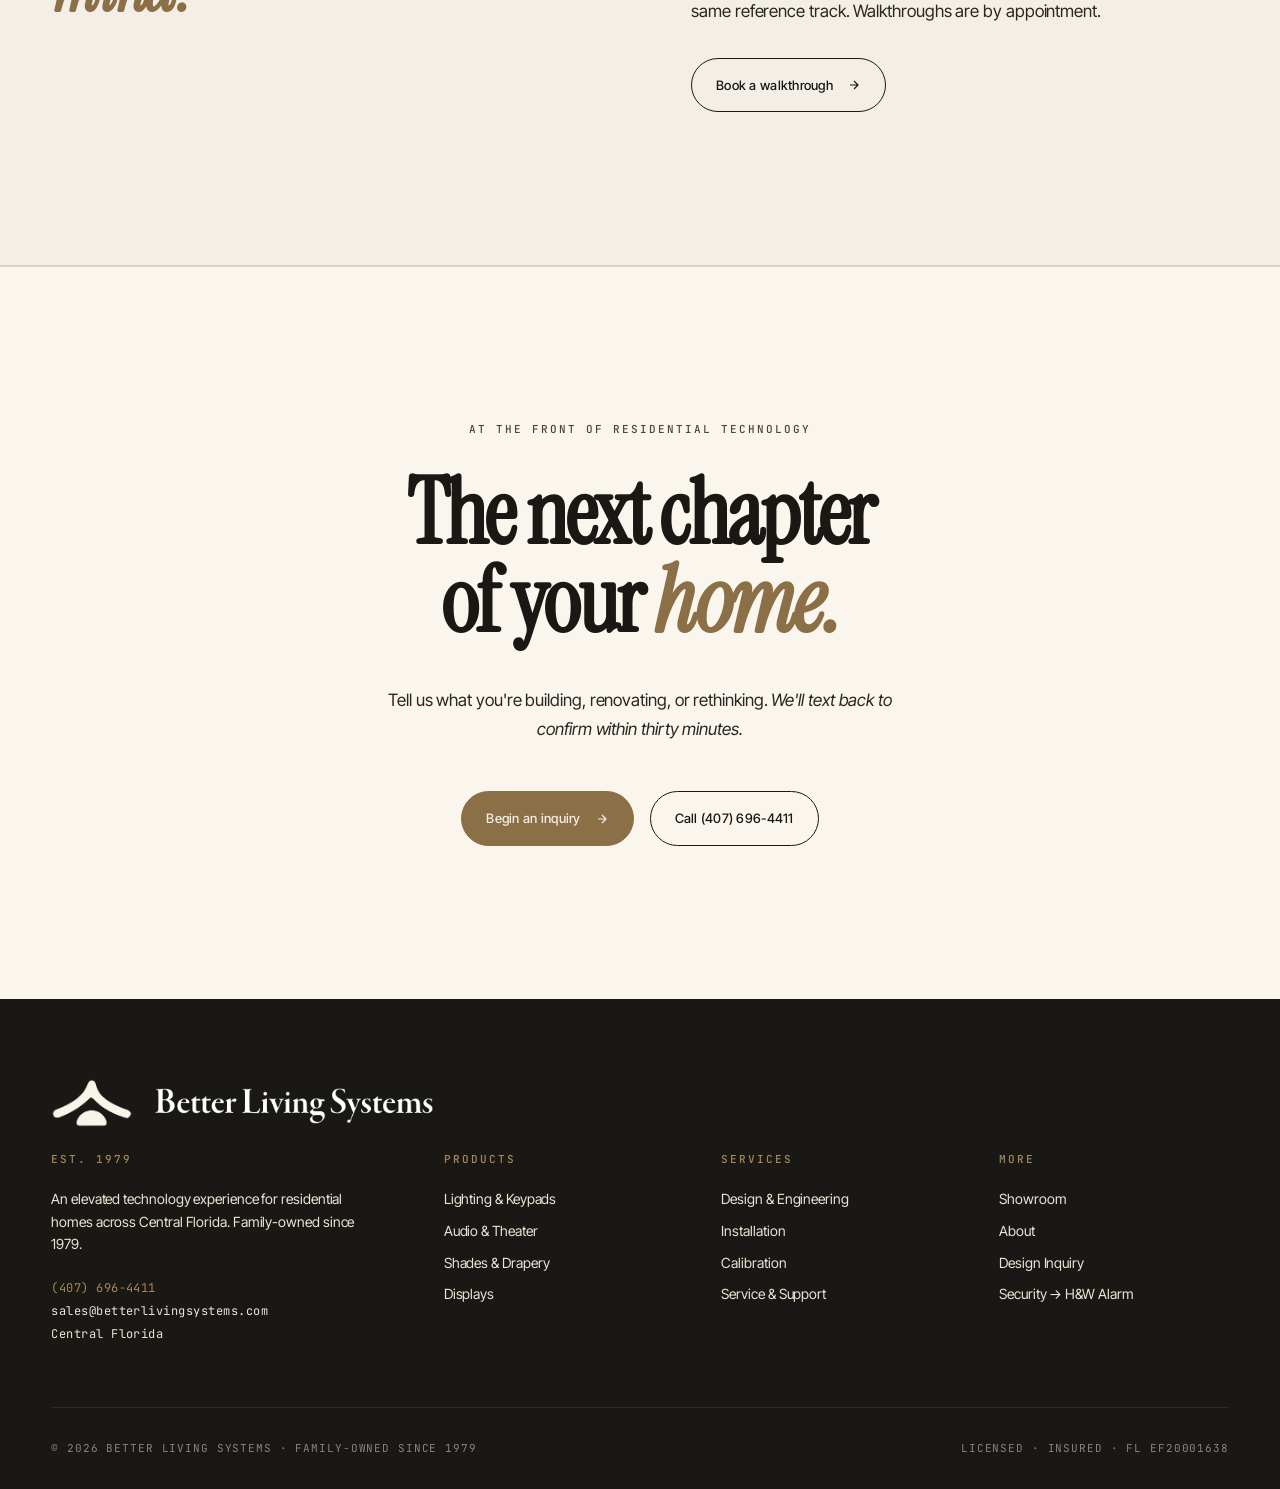
<file: products.html>
<!doctype html>
<html lang="en">
<head>
  <meta charset="utf-8" />
  <meta name="viewport" content="width=device-width, initial-scale=1" />
  <title>Products, Better Living Systems</title>
  <meta name="description" content="A curated selection of security, fire, and smart home products, chosen by Better Living Systems for homes across Central Florida." />
  <link rel="canonical" href="https://betterlivingsystems.com/products.html" />
  <meta property="og:type" content="website" />
  <meta property="og:site_name" content="Better Living Systems" />
  <meta property="og:title" content="Products, Better Living Systems" />
  <meta property="og:description" content="A curated selection of security, fire, and smart home products, chosen by Better Living Systems for homes across Central Florida." />
  <meta property="og:url" content="https://betterlivingsystems.com/products.html" />
  <meta property="og:image" content="https://betterlivingsystems.com/images/logo-word-dark.png" />
  <meta name="twitter:card" content="summary_large_image" />
  <link rel="icon" href="favicon.ico" sizes="any" />
  <link rel="icon" type="image/png" sizes="32x32" href="favicon-32.png" />
  <link rel="icon" type="image/png" sizes="16x16" href="favicon-16.png" />
  <link rel="apple-touch-icon" sizes="180x180" href="favicon-180.png" />
  <link rel="preconnect" href="https://fonts.googleapis.com" />
  <link rel="preconnect" href="https://fonts.gstatic.com" crossorigin />
  <link href="https://fonts.googleapis.com/css2?family=Instrument+Serif:ital@0;1&family=Inter+Tight:wght@300;400;500;600&family=JetBrains+Mono:wght@400;500&display=swap" rel="stylesheet" />
  <link rel="stylesheet" href="shared/styles.css" />
  <style>
    /* ---- Page header ---- */
    .ph { padding: 80px 0 0; background: var(--paper); }
    .ph-top { display: flex; justify-content: space-between; align-items: flex-end; padding-bottom: 48px; border-bottom: 1px solid var(--line); gap: 40px; flex-wrap: wrap; }
    .ph-top .eyebrow::before { content: 'On selection, '; color: var(--brass); }
    .ph-top h1 { font-family: var(--serif); font-size: clamp(56px, 10vw, 160px); line-height: 0.88; letter-spacing: -0.035em; margin-top: 20px; max-width: 12ch; }
    .ph-top h1 em { color: var(--brass); font-style: italic; }
    .ph-meta { font-family: var(--mono); font-size: 11px; letter-spacing: 0.16em; text-transform: uppercase; color: var(--ink-soft); text-align: right; }
    .ph-meta div + div { margin-top: 8px; }

    /* ---- Editor's intro ---- */
    .editor {
      padding: clamp(80px, 10vw, 140px) 0;
      border-top: 1px solid var(--line);
      background: var(--paper);
    }
    .editor-grid {
      display: grid;
      grid-template-columns: 1fr 1.2fr;
      gap: clamp(48px, 8vw, 140px);
      align-items: start;
    }
    .editor-left .eyebrow { color: var(--brass); }
    .editor-mark {
      font-family: var(--serif);
      font-style: italic;
      font-size: clamp(96px, 12vw, 200px);
      line-height: 0.9;
      letter-spacing: -0.03em;
      color: var(--brass);
      margin-top: 32px;
    }
    .editor-mark sup { font-size: 0.4em; vertical-align: super; letter-spacing: 0; }
    .editor-right h2 {
      font-family: var(--serif);
      font-size: clamp(36px, 4.5vw, 64px);
      line-height: 1.05;
      letter-spacing: -0.02em;
      margin-bottom: 32px;
    }
    .editor-right h2 em { color: var(--brass); }
    .editor-right p {
      font-size: 18px;
      line-height: 1.7;
      color: var(--ink-2);
      max-width: 58ch;
    }
    .editor-right p + p { margin-top: 20px; }
    @media (max-width: 900px) {
      .editor-grid { grid-template-columns: 1fr; gap: 48px; }
    }

    /* ---- Plates (editorial category cards) ---- */
    .plates { background: var(--paper); padding: 0 0 clamp(80px, 10vw, 140px); }
    .plates-head {
      padding: clamp(80px, 10vw, 140px) 0 56px;
      border-top: 1px solid var(--line);
      text-align: center;
    }
    .plates-head .eyebrow { color: var(--brass); margin-bottom: 24px; }
    .plates-head h2 {
      font-family: var(--serif);
      font-size: clamp(48px, 7vw, 120px);
      line-height: 0.98;
      letter-spacing: -0.03em;
      max-width: 18ch;
      margin: 0 auto;
    }
    .plates-head h2 em { color: var(--brass); font-style: italic; }

    .plate {
      display: grid;
      grid-template-columns: 1fr 1fr;
      border-top: 1px solid var(--line);
      min-height: 640px;
    }
    .plate:last-child { border-bottom: 1px solid var(--line); }
    .plate:nth-child(even of .plate) { direction: rtl; }
    .plate:nth-child(even of .plate) > * { direction: ltr; }

    .plate-img {
      position: relative;
      overflow: hidden;
      min-height: 540px;
    }
    .plate-img .img-ph,
    .plate-img .photo {
      width: 100%; height: 100%;
      position: absolute; inset: 0;
    }
    .plate-img::after {
      content: attr(data-caption);
      position: absolute;
      left: 28px; bottom: 24px;
      font-family: var(--mono);
      font-size: 10px;
      letter-spacing: 0.14em;
      text-transform: uppercase;
      color: var(--ivory);
      background: rgba(26, 24, 20, 0.7);
      padding: 8px 12px;
      backdrop-filter: blur(4px);
      max-width: calc(100% - 56px);
    }

    .plate-body {
      padding: clamp(56px, 7vw, 96px);
      display: grid;
      grid-template-rows: auto 1fr auto;
      gap: 0;
      background: var(--paper);
      position: relative;
    }
    .plate:nth-child(even of .plate) .plate-body { background: var(--ivory); }

    .plate-head {
      display: flex;
      justify-content: space-between;
      align-items: baseline;
      padding-bottom: 40px;
      border-bottom: 1px solid var(--line);
      margin-bottom: 40px;
    }
    .plate-num {
      font-family: var(--mono);
      font-size: 11px;
      letter-spacing: 0.18em;
      text-transform: uppercase;
      color: var(--brass);
    }
    .plate-cat {
      font-family: var(--mono);
      font-size: 10px;
      letter-spacing: 0.14em;
      text-transform: uppercase;
      color: var(--ink-soft);
    }

    .plate-body h3 {
      font-family: var(--serif);
      font-size: clamp(40px, 4.8vw, 72px);
      line-height: 0.98;
      letter-spacing: -0.02em;
      margin-bottom: 28px;
      max-width: 14ch;
    }
    .plate-body h3 em { color: var(--brass); font-style: italic; }
    .plate-body .lede {
      font-size: 16px;
      line-height: 1.7;
      color: var(--ink-2);
      max-width: 46ch;
      margin-bottom: 32px;
    }

    .criteria {
      border-top: 1px solid var(--line);
      padding-top: 32px;
      display: grid;
      grid-template-columns: auto 1fr;
      gap: 16px 28px;
    }
    .criteria dt {
      font-family: var(--mono);
      font-size: 10px;
      letter-spacing: 0.14em;
      text-transform: uppercase;
      color: var(--brass);
      padding-top: 3px;
      white-space: nowrap;
    }
    .criteria dd {
      font-family: var(--serif);
      font-size: 19px;
      line-height: 1.35;
      letter-spacing: -0.005em;
      color: var(--ink);
    }
    .criteria dd em { color: var(--brass); font-style: italic; }

    @media (max-width: 900px) {
      .plate { grid-template-columns: 1fr; }
      .plate:nth-child(even of .plate) { direction: ltr; }
      .plate-img { min-height: 380px; }
      .plate-body { padding: 48px 28px; }
    }

    /* ---- Selection rules band ---- */
    .rules {
      background: var(--ink);
      color: var(--ivory);
      padding: clamp(100px, 12vw, 180px) 0;
      position: relative;
      overflow: hidden;
    }
    .rules::before {
      content: '';
      position: absolute;
      inset: -20%;
      background: radial-gradient(ellipse at 30% 20%, rgba(139, 111, 71, 0.16), transparent 60%);
      pointer-events: none;
    }
    .rules-inner { position: relative; }
    .rules-head {
      display: grid;
      grid-template-columns: 1fr 1.4fr;
      gap: 64px;
      align-items: end;
      padding-bottom: 80px;
      border-bottom: 1px solid rgba(255,255,255,0.12);
      margin-bottom: 80px;
    }
    .rules-head .eyebrow { color: var(--brass-2); }
    .rules-head h2 {
      font-family: var(--serif);
      font-size: clamp(48px, 7vw, 112px);
      line-height: 0.96;
      letter-spacing: -0.03em;
    }
    .rules-head h2 em { color: var(--brass-soft); font-style: italic; }

    .rules-list {
      display: grid;
      grid-template-columns: repeat(4, 1fr);
      gap: 1px;
      background: rgba(255,255,255,0.08);
    }
    .rule {
      background: var(--ink);
      padding: 40px 32px 48px;
      height: auto;
      width: auto;
    }
    .rule .n {
      font-family: var(--mono);
      font-size: 11px;
      letter-spacing: 0.18em;
      color: var(--brass-2);
      margin-bottom: 20px;
    }
    .rule h4 {
      font-family: var(--serif);
      font-size: 28px;
      line-height: 1.05;
      letter-spacing: -0.015em;
      margin-bottom: 16px;
      min-height: 2.1em;
    }
    .rule h4 em { color: var(--brass-soft); font-style: italic; }
    .rule p {
      font-size: 14px;
      line-height: 1.6;
      color: rgba(244,239,230,0.7);
    }
    @media (max-width: 1100px) { .rules-list { grid-template-columns: repeat(2, 1fr); } }
    @media (max-width: 600px) {
      .rules-list { grid-template-columns: 1fr; }
      .rules-head { grid-template-columns: 1fr; gap: 32px; }
    }

    /* ---- Not-on-the-list aside ---- */
    .aside-not {
      padding: clamp(100px, 12vw, 160px) 0;
      background: var(--ivory);
      border-bottom: 1px solid var(--line);
    }
    .aside-grid {
      display: grid;
      grid-template-columns: 1fr 1fr;
      gap: clamp(48px, 8vw, 140px);
      align-items: center;
    }
    .aside-not h2 {
      font-family: var(--serif);
      font-size: clamp(40px, 5vw, 80px);
      line-height: 1;
      letter-spacing: -0.025em;
    }
    .aside-not h2 em { color: var(--brass); font-style: italic; }
    .aside-not p {
      font-size: 17px;
      line-height: 1.7;
      color: var(--ink-2);
      max-width: 52ch;
    }
    .aside-not p + p { margin-top: 20px; }
    @media (max-width: 900px) { .aside-grid { grid-template-columns: 1fr; } }

    /* ---- CTA band ---- */
    .ctaband {
      background: var(--paper);
      padding: clamp(100px, 12vw, 160px) 0;
      text-align: center;
      border-top: 1px solid var(--line);
    }
    .ctaband .eyebrow { margin-bottom: 32px; }
    .ctaband h2 {
      font-family: var(--serif);
      font-size: clamp(48px, 7vw, 112px);
      line-height: 0.98;
      letter-spacing: -0.03em;
      margin-bottom: 40px;
    }
    .ctaband h2 em { color: var(--brass); font-style: italic; }
    .ctaband p {
      font-size: 17px;
      line-height: 1.7;
      color: var(--ink-2);
      max-width: 52ch;
      margin: 0 auto 48px;
    }
    .ctaband-actions { display: flex; justify-content: center; gap: 16px; flex-wrap: wrap; }
  </style>
</head>
<body data-page="products">

  <div data-nav></div>

  <!-- PAGE HEADER -->
  <section class="ph">
    <div class="wrap">
      <div class="ph-top">
        <div>
          <div class="eyebrow">Products</div>
          <h1>The <em>curated</em> home.</h1>
        </div>
        <div class="ph-meta">
          <div>A curated shelf.</div>
          <div>A short list.</div>
          <div style="color: var(--brass);">,  Chosen to endure.</div>
        </div>
      </div>
    </div>
  </section>

  <!-- EDITOR'S INTRO -->
  <section class="editor">
    <div class="wrap">
      <div class="editor-grid">
        <div class="editor-left reveal">
          <div class="eyebrow">From the curator</div>
          <div class="editor-mark">&ldquo;<sup>01</sup></div>
        </div>
        <div class="editor-right reveal reveal-delay-2">
          <h2>Only what we would bring <em>into our own homes.</em></h2>
          <p>There is no master catalog on this site, and there never will be. Over the years we've tried nearly everything that comes to market, kept very little of it, and earned the right to represent the lines that remain. A handful of manufacturers in lighting, shading, audio, video, and control.</p>
          <p>The pages below describe how we think about each category, the questions we ask before specifying, and what "right" looks like when the install is finished. If a product you've seen isn't listed, ask. Often we've looked at it, sometimes we've fixed it, and occasionally we quietly recommend against it.</p>
        </div>
      </div>
    </div>
  </section>

  <!-- PLATES -->
  <section class="plates">
    <div class="plates-head">
      <div class="eyebrow reveal">The short list</div>
      <h2 class="reveal reveal-delay-2">Six categories, <em>curated for the home.</em></h2>
    </div>

    <!-- 01 LIGHT -->
    <article class="plate reveal">
      <div class="plate-img photo tone-warm grain" data-caption="Image 04 · Recessed downlight trims, finish library · 2026">
        <img src="images/fixtures.jpg" alt="Recessed downlight trim kits in copper, gunmetal, brass, black, walnut, and white finishes" />
      </div>
      <div class="plate-body">
        <div class="plate-head">
          <span class="plate-num">Plate § 01</span>
          <span class="plate-cat">Light</span>
        </div>
        <div>
          <h3>Fixtures <em>drawn to the room.</em></h3>
          <p class="lede">A lighting plan is an architectural plan, not a shopping list. We draw it against the floor plans: where light falls, where it doesn't, which circuits dim together, and which finishes match the trim you've already committed to.</p>
        </div>
        <dl class="criteria">
          <dt>We look for</dt>
          <dd>Drivers that <em>don't buzz,</em> dimmers that hold their curve, and keypads we can engrave to the household.</dd>
          <dt>We avoid</dt>
          <dd>Colour-changing novelty, glowing logos, and anything that defaults to an app instead of a wall.</dd>
          <dt>On finish</dt>
          <dd>Metal finishes, paintable faceplates, flush trims, thoughtful aesthetic.</dd>
        </dl>
      </div>
    </article>

    <!-- 02 SHADE -->
    <article class="plate reveal">
      <div class="plate-img photo tone-warm grain" data-caption="Image 05 · Dual-roller, pocketed headrail · 2025">
        <img src="images/empty-modern.jpg" alt="Motorized shades" />
      </div>
      <div class="plate-body">
        <div class="plate-head">
          <span class="plate-num">Plate § 02</span>
          <span class="plate-cat">Shade</span>
        </div>
        <div>
          <h3>Window treatments <em>with coordinated control.</em></h3>
          <p class="lede">The shades should disappear when lifted and look like fabric, not hardware, when lowered. We design the pocket with the architect, so the headrail lives inside the ceiling detail rather than below it, and we program the run against your sun angles.</p>
        </div>
        <dl class="criteria">
          <dt>We look for</dt>
          <dd>Quiet motors, dual-roller stacks (day-sheer, night-blackout), and fabrics that pass the hand test.</dd>
          <dt>We avoid</dt>
          <dd>Exposed mounts, battery-only systems in high-window rooms, and dangling cords of any kind.</dd>
          <dt>On control</dt>
          <dd>Schedule-and-scene first. <em>Intuitive and seamless.</em></dd>
        </dl>
      </div>
    </article>

    <!-- 03 SOUND -->
    <article class="plate reveal">
      <div class="plate-img photo tone-warm grain" data-caption="Image 06 · Audio room, showroom · 2026">
        <img src="images/sound-room.jpg" alt="Showroom audio area with framed art and a row of keypad finishes mounted below" />
      </div>
      <div class="plate-body">
        <div class="plate-head">
          <span class="plate-num">Plate § 03</span>
          <span class="plate-cat">Sound</span>
        </div>
        <div>
          <h3>Loudspeakers <em>you can't point to.</em></h3>
          <p class="lede">The ceiling grille should read as the smoke detector's quieter cousin, and the invisible series should read as drywall. Each room gets tuned by an audio engineer.</p>
        </div>
        <dl class="criteria">
          <dt>We look for</dt>
          <dd>Flush bezels, paintable trim rings, and amplifiers that size the zones honestly.</dd>
          <dt>We avoid</dt>
          <dd>Cone speakers parked in bookshelves, Bluetooth-only rooms, and subwoofers anywhere a dinner guest can see one.</dd>
          <dt>On outdoors</dt>
          <dd>Landscape satellites on a zoned bus, routed with the irrigation, tuned for the yard's geometry.</dd>
        </dl>
      </div>
    </article>

    <!-- 04 SCREEN -->
    <article class="plate reveal">
      <div class="plate-img photo tone-warm grain" data-caption="Image 07 · Flush-mounted display, showroom · 2026">
        <img src="images/display-flat.jpg" alt="Flush-mounted television set into a wood-slat wall, flanked by lounge chairs" />
      </div>
      <div class="plate-body">
        <div class="plate-head">
          <span class="plate-num">Plate § 04</span>
          <span class="plate-cat">Screen</span>
        </div>
        <div>
          <h3>Displays set <em>flat to the wall.</em></h3>
          <p class="lede">A television out of its box is a department store. Recessed into the rock and matted flush, it reads as art until it's wanted. We handle the rough-in box, the media closet, and the ISF calibration that comes after the contractor has left.</p>
        </div>
        <dl class="criteria">
          <dt>We look for</dt>
          <dd>Anti-glare panels, art-mode matting, and cable paths that don't involve a visible raceway.</dd>
          <dt>We avoid</dt>
          <dd>"Smart" TVs as the source of record, black-mirror bezels in white-wall rooms, and displays that can't be woken by keypad.</dd>
          <dt>On invisibility</dt>
          <dd>Hiding TVs like the Easter Bunny <em>hides eggs.</em></dd>
        </dl>
      </div>
    </article>

    <!-- 05 CONTROL -->
    <article class="plate reveal">
      <div class="plate-img photo tone-warm grain" data-caption="Image 08 · Brass keypad, custom-engraved scenes · 2025">
        <img src="images/keypad-brass.jpg" alt="Brass keypad engraved with household scenes — shades, living room, golf sim, goodbye" />
      </div>
      <div class="plate-body">
        <div class="plate-head">
          <span class="plate-num">Plate § 05</span>
          <span class="plate-cat">Control</span>
        </div>
        <div>
          <h3>Eliminate the <em>lightswitch bank.</em></h3>
          <p class="lede">The point of control isn't more control. It's fewer things to remember. Eight switches become one keypad. A scene called "Dinner" handles the dining pendants, the pool lights, and the outdoor speakers in a single press. A houseguest can use it without being briefed.</p>
        </div>
        <dl class="criteria">
          <dt>We look for</dt>
          <dd>Local processors, keypad engraving, and apps that load in under two seconds on bad hotel Wi-Fi.</dd>
          <dt>We avoid</dt>
          <dd>Cloud-only setups, systems that orphan when the vendor pivots, and anything requiring a PhD in scenes.</dd>
          <dt>On routines</dt>
          <dd>We build five. You live with them for a month. Then we come back and adjust.</dd>
        </dl>
      </div>
    </article>

    <!-- 06 ROOMS -->
    <article class="plate reveal">
      <div class="plate-img photo tone-warm grain" data-caption="Plate 06 · Dedicated theater, acoustic treatment · 2025">
        <img src="images/theater-room.jpg" alt="Dedicated home theater with floor-standing speakers" />
      </div>
      <div class="plate-body">
        <div class="plate-head">
          <span class="plate-num">Plate § 06</span>
          <span class="plate-cat">Rooms</span>
        </div>
        <div>
          <h3>Spaces <em>built for one purpose.</em></h3>
          <p class="lede">A dedicated theater, a golf simulator, a media lounge. When a room has one job, we treat it like a studio, isolation, acoustic panels dressed as wall treatments, riser seating measured to the sightline, and a source rack that no one has to see.</p>
        </div>
        <dl class="criteria">
          <dt>We look for</dt>
          <dd>Fabrics that absorb without reading as studio, seating that fits <em>your</em> body, and racks in ventilated closets.</dd>
          <dt>We avoid</dt>
          <dd>Retrofit rooms sold as dedicated, recliner-pit seating where a banquette is better, and simulators that weren't sized for the ceiling.</dd>
          <dt>Expectation</dt>
          <dd>Something your kids will love and your friends <em>will talk about.</em></dd>
        </dl>
      </div>
    </article>
  </section>

  <!-- THE ROSTER -->
  <section class="rules">
    <div class="wrap rules-inner">
      <div class="rules-head">
        <div class="reveal">
          <div class="eyebrow">The roster</div>
        </div>
        <div class="reveal reveal-delay-2">
          <h2>A short list of makers, <em>long in tenure.</em></h2>
        </div>
      </div>
      <div class="rules-list">
        <div class="rule reveal">
          <div class="n">§ i</div>
          <h4>Architectural <em>lighting &amp; keypads.</em></h4>
          <p>Engraved scene keypads, paintable faceplates, and dimmers that hold their curve. Finishes matched to the trim you've already committed to.</p>
        </div>
        <div class="rule reveal reveal-delay-2">
          <div class="n">§ ii</div>
          <h4>Motorized <em>shading &amp; drapery.</em></h4>
          <p>Quiet motors, pocketed headrails, dual-roller stacks. The fabric library at the showroom represents the lines we specify for homes built to last.</p>
        </div>
        <div class="rule reveal reveal-delay-3">
          <div class="n">§ iii</div>
          <h4>Loudspeakers <em>&amp; calibration.</em></h4>
          <p>In-ceiling, in-wall, invisible, and floor-standing. A small roster of voicings we've tuned in enough rooms to recognize by ear.</p>
        </div>
        <div class="rule reveal reveal-delay-4">
          <div class="n">§ iv</div>
          <h4>Displays <em>&amp; control.</em></h4>
          <p>Frame-mode and flush-recessed displays, with local control processors behind them. Kept in tenure because the service departments still pick up the phone.</p>
        </div>
      </div>
    </div>
  </section>

  <!-- NOT ON THE LIST -->
  <section class="aside-not">
    <div class="wrap">
      <div class="aside-grid">
        <div class="reveal">
          <h2>Something specific <em>in mind?</em></h2>
        </div>
        <div class="reveal reveal-delay-2">
          <p>Ask. We've evaluated most of what's sold in this category and have an opinion on nearly all of it. Sometimes the answer is, "yes, let us order one." Sometimes it's, "here's what we'd install instead, and why." Either way, we'll tell you plainly.</p>
          <p>The showroom in Orlando is set up for side-by-side comparisons: keypads against keypads, fabrics against fabrics, speakers tuned to the same reference track. Walkthroughs are by appointment.</p>
          <a class="btn mt-32" href="contact.html">
            Book a walkthrough
            <svg class="arr" viewBox="0 0 14 14" fill="none"><path d="M3 7h8M7 3l4 4-4 4" stroke="currentColor" stroke-width="1.2"/></svg>
          </a>
        </div>
      </div>
    </div>
  </section>

  <!-- CLOSING CTA -->
  <section class="ctaband">
    <div class="wrap">
      <div class="eyebrow">At the front of residential technology</div>
      <h2>The next chapter<br/>of your <em>home.</em></h2>
      <p>Tell us what you're building, renovating, or rethinking. <em>We'll text back to confirm within thirty minutes.</em></p>
      <div class="ctaband-actions">
        <a class="btn btn-brass" href="contact.html">
          Begin an inquiry
          <svg class="arr" viewBox="0 0 14 14" fill="none"><path d="M3 7h8M7 3l4 4-4 4" stroke="currentColor" stroke-width="1.2"/></svg>
        </a>
        <a class="btn" href="tel:4076964411">Call (407) 696-4411</a>
      </div>
    </div>
  </section>

  <div data-footer></div>

  <script src="shared/shared.js"></script>
</body>
</html>
</file>
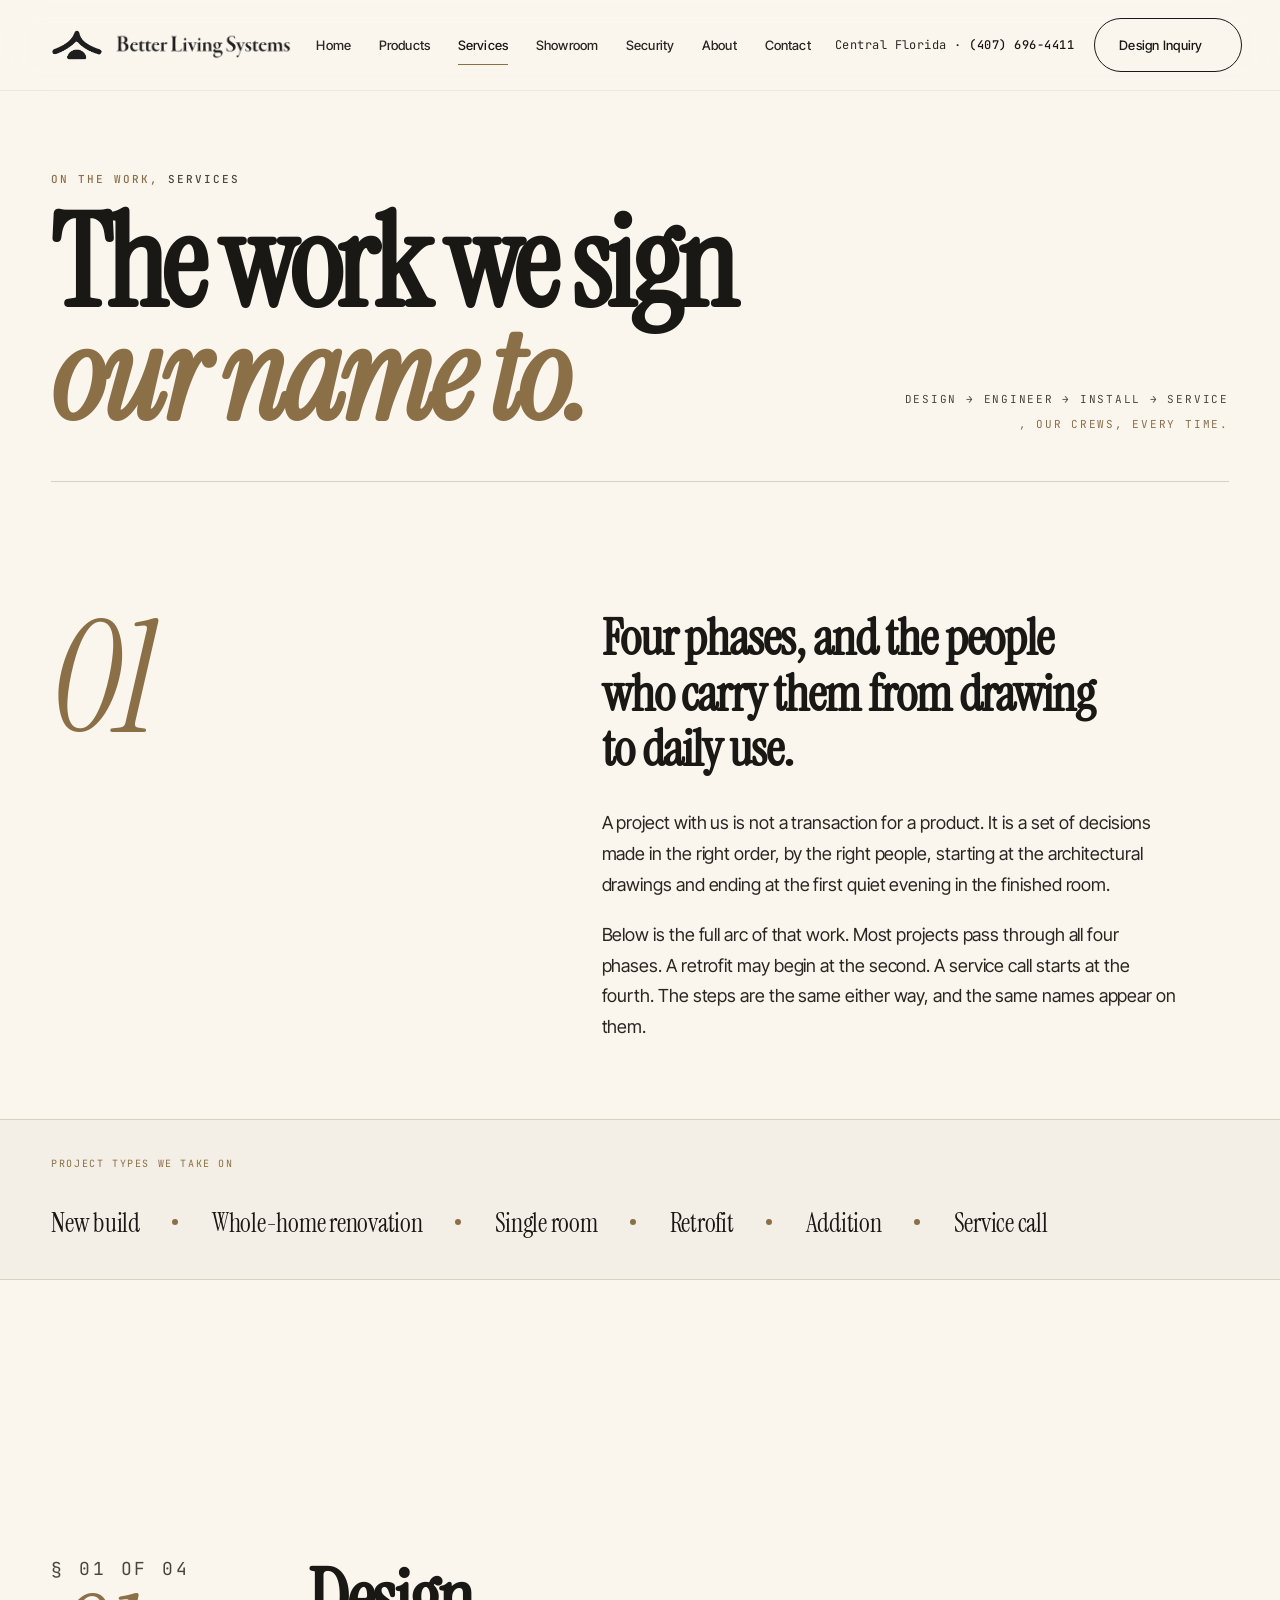
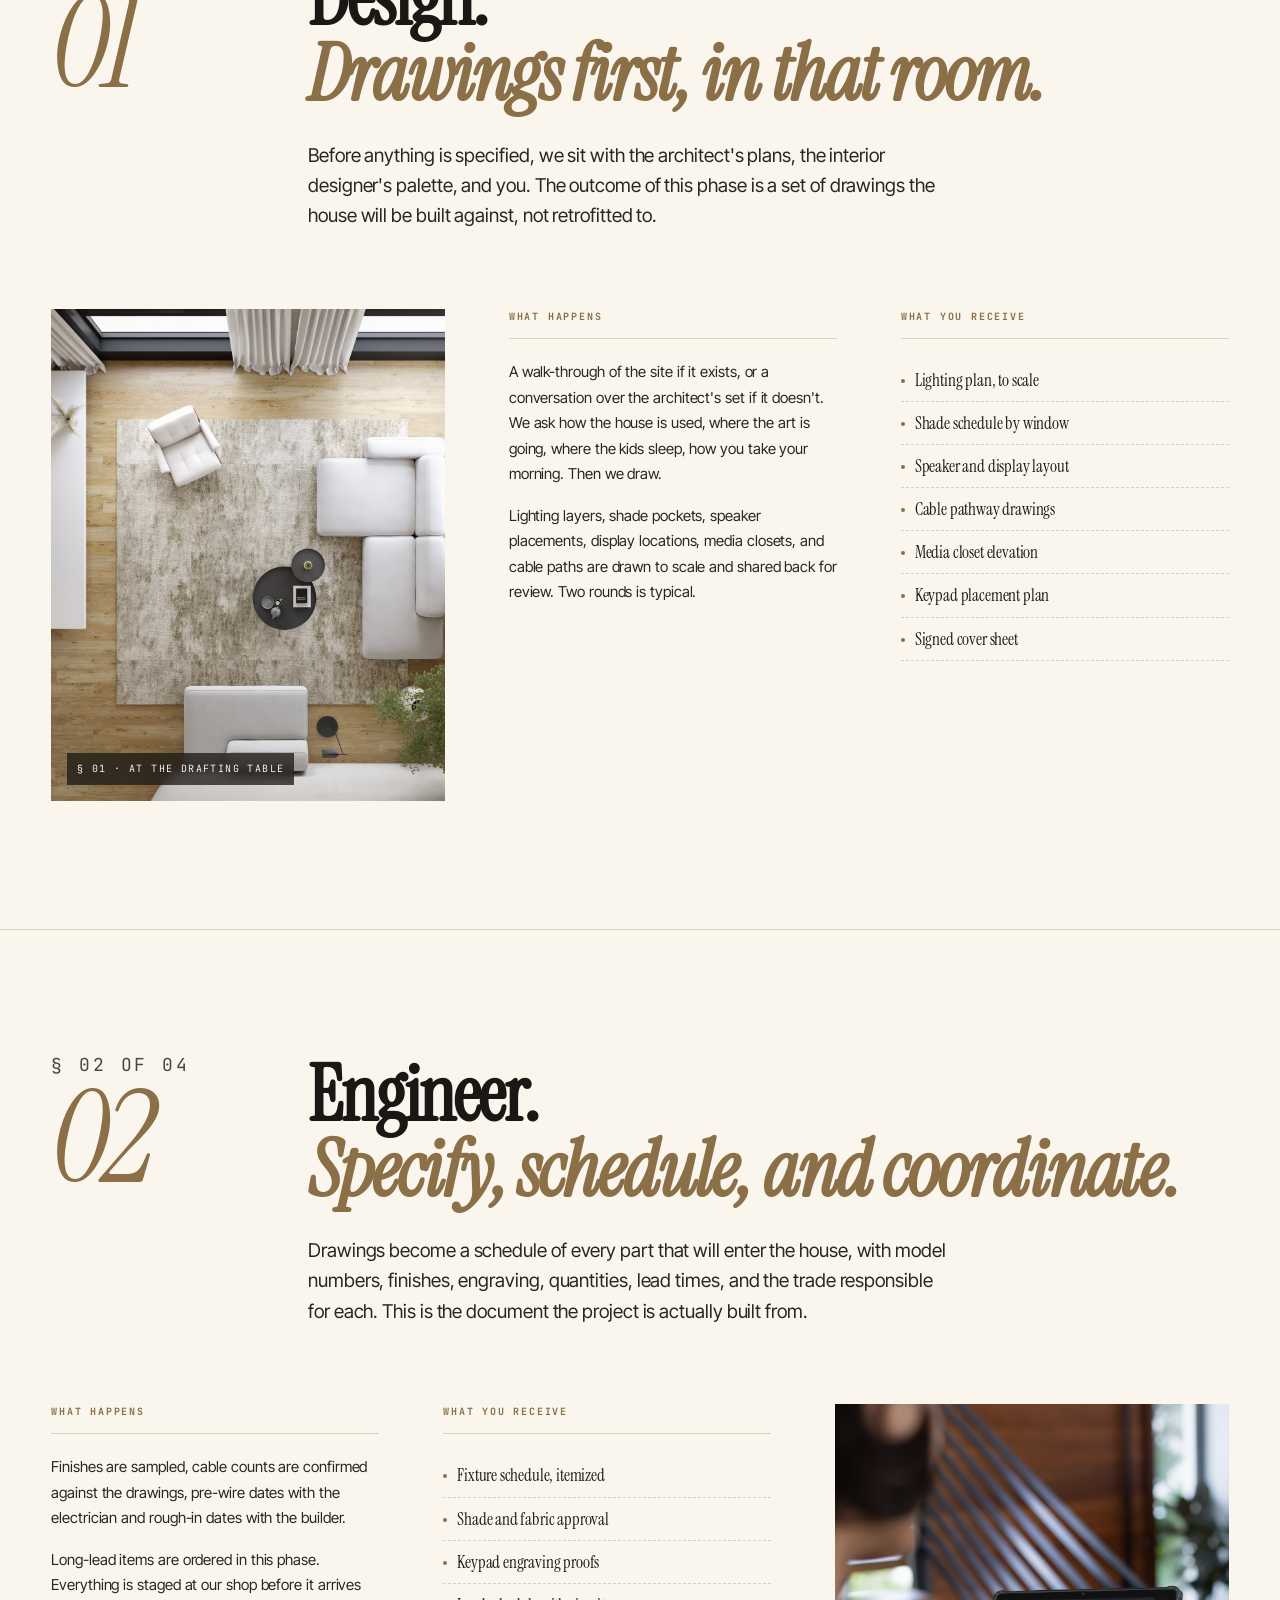
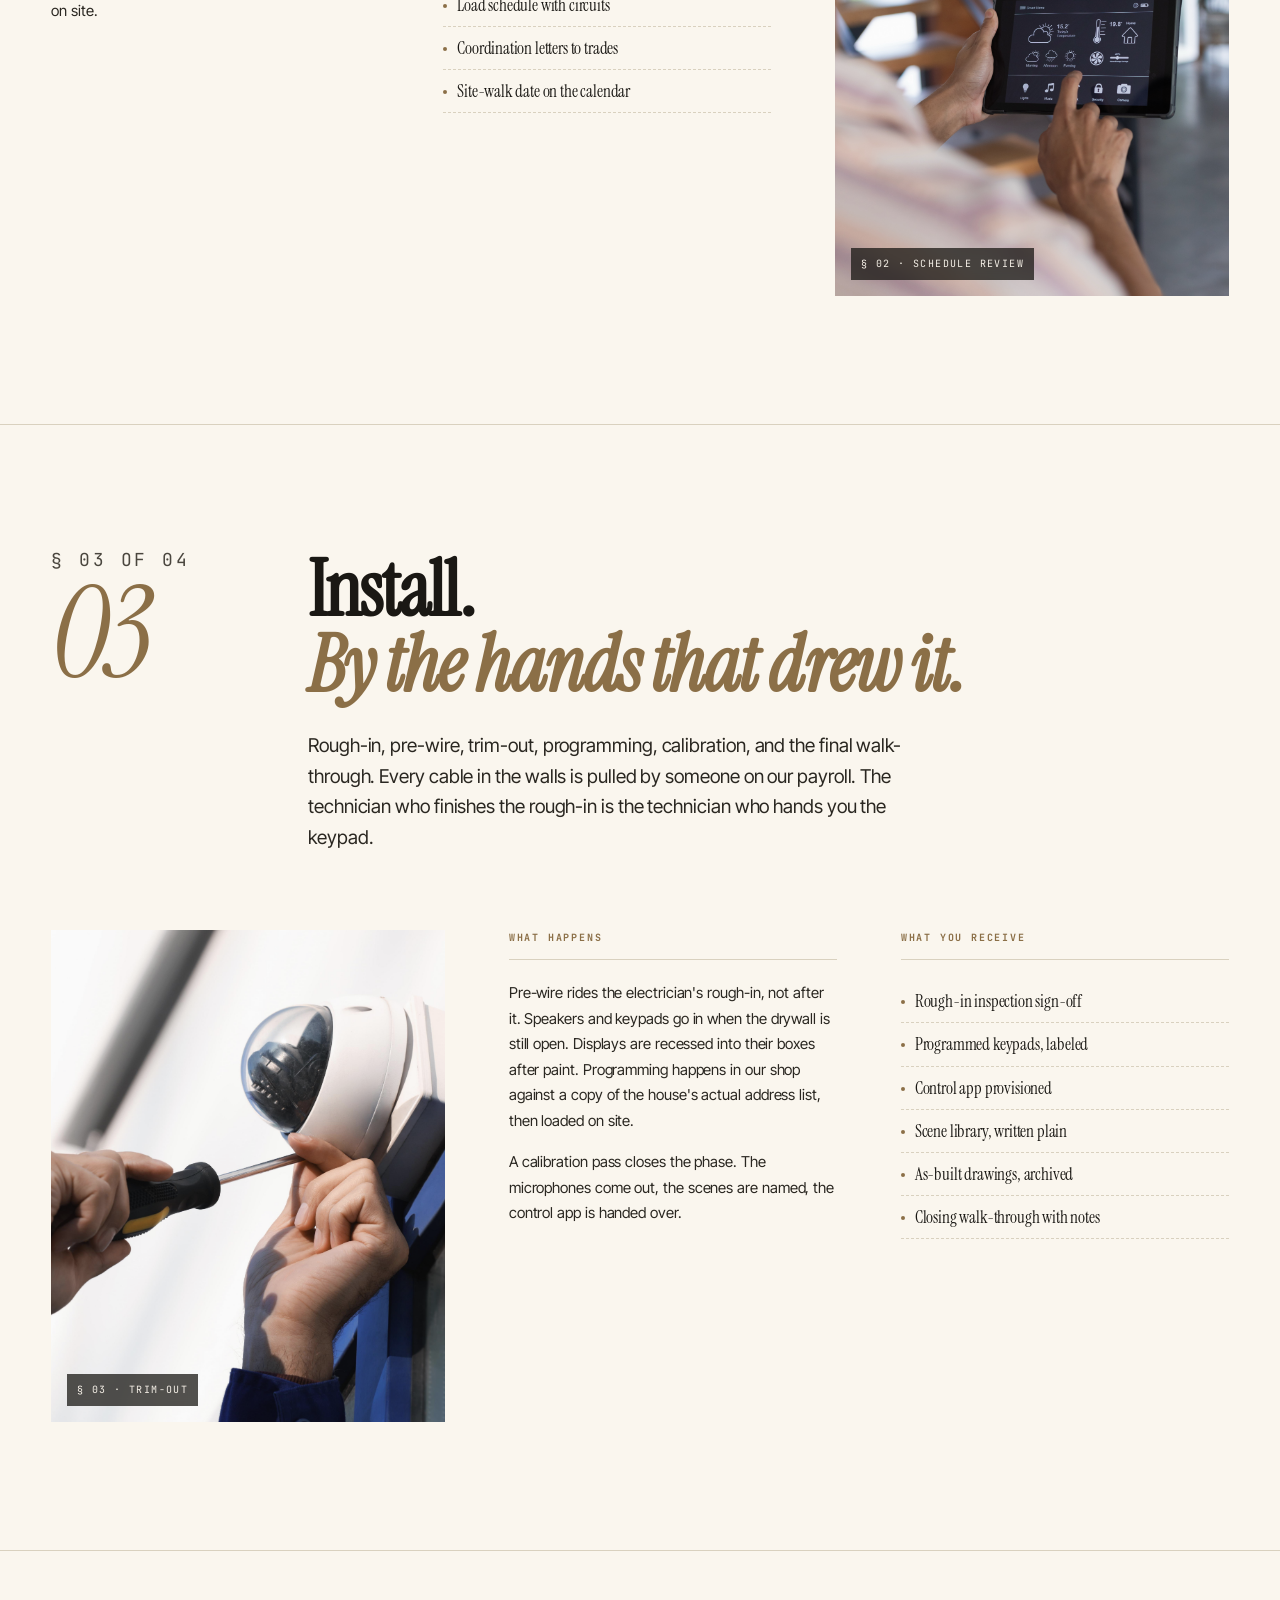
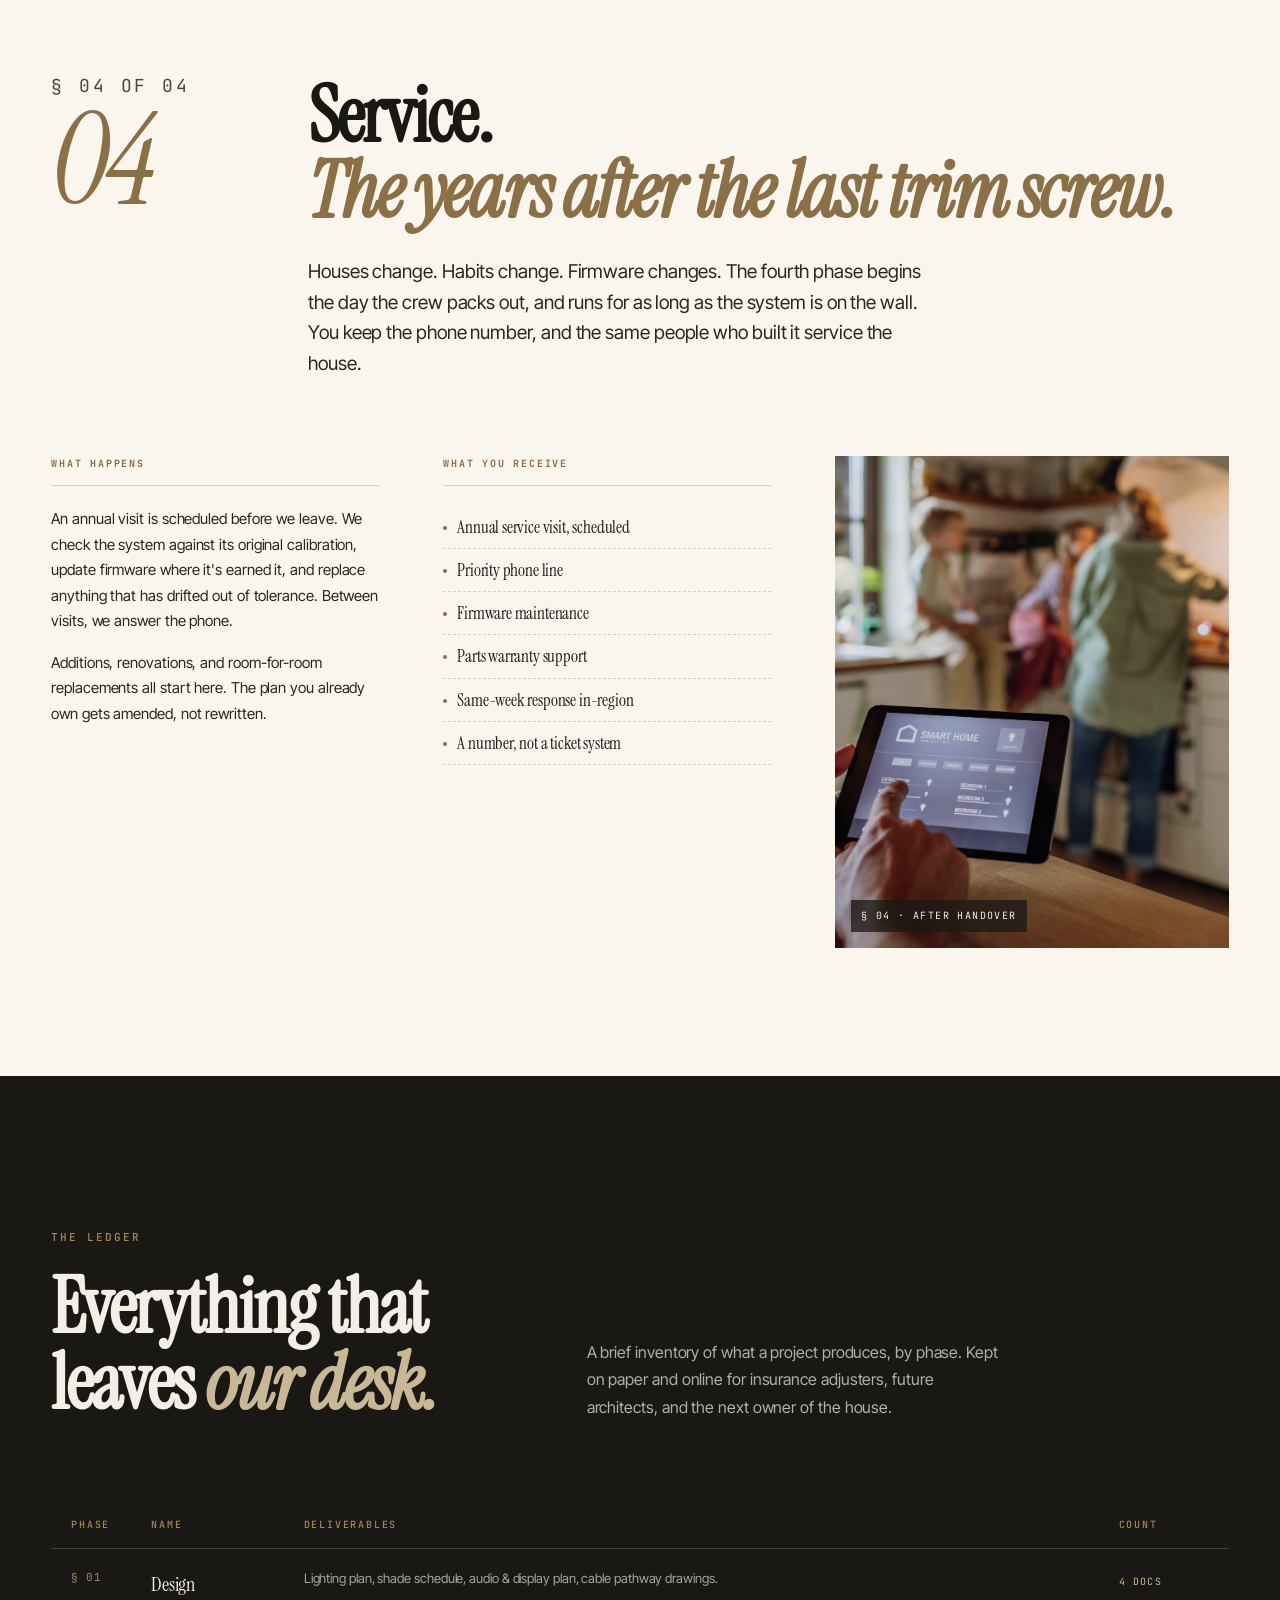
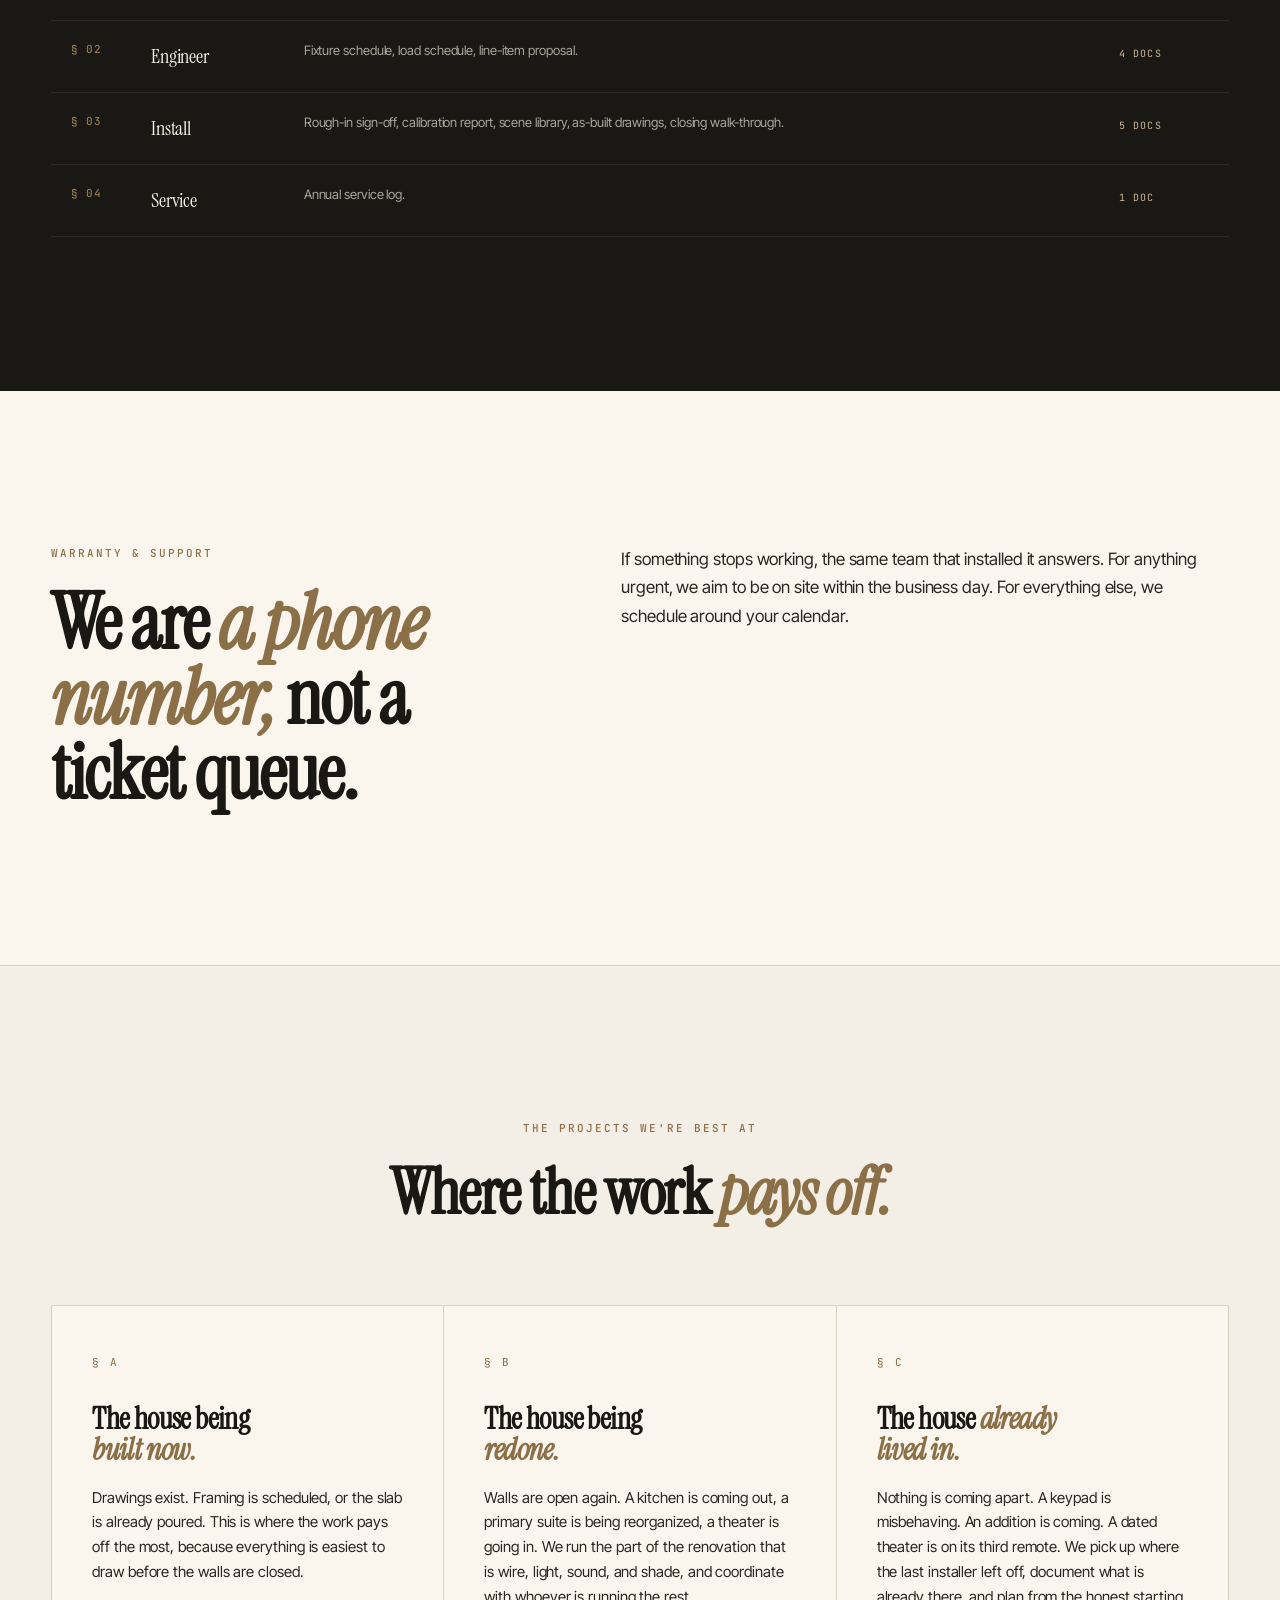
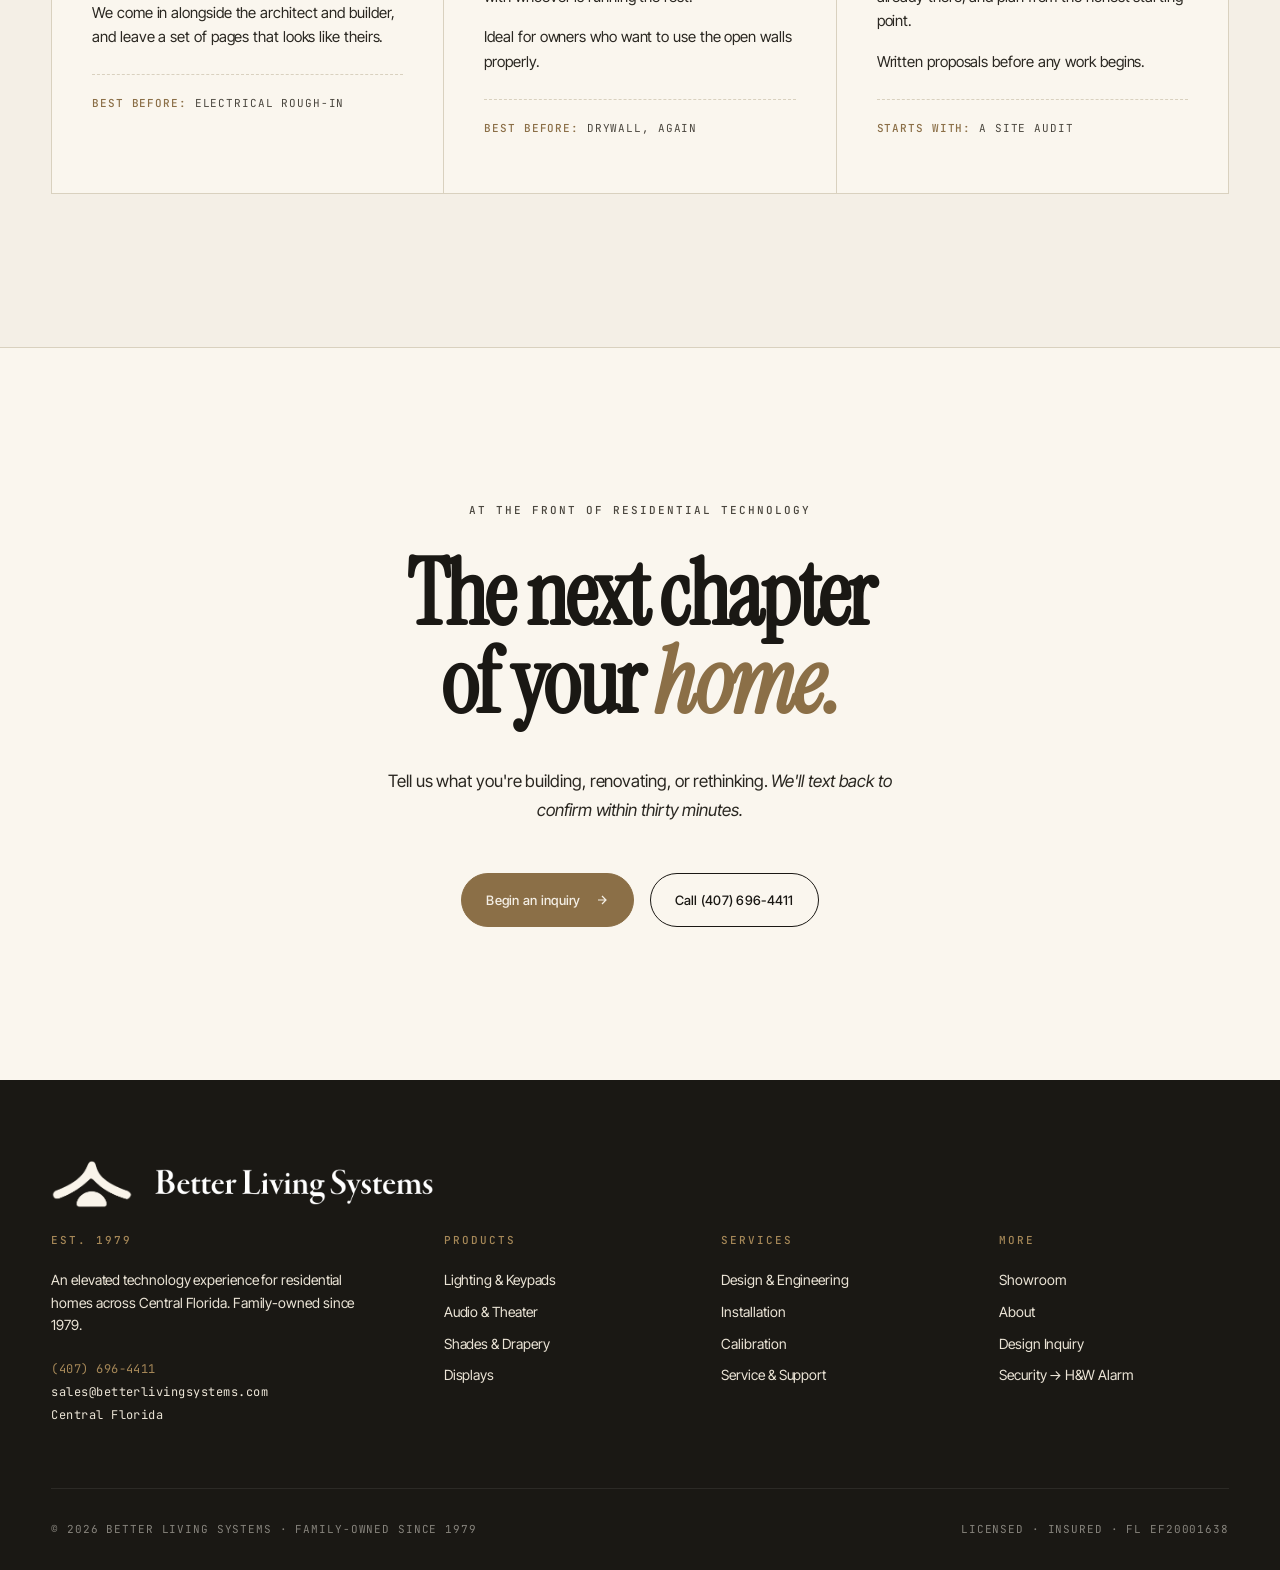
<file: services.html>
<!doctype html>
<html lang="en">
<head>
  <meta charset="utf-8" />
  <meta name="viewport" content="width=device-width, initial-scale=1" />
  <title>Services, Better Living Systems</title>
  <meta name="description" content="Security, commercial fire protection, and smart home installation, carried from design to daily use by Better Living Systems in Orlando, Florida." />
  <link rel="canonical" href="https://betterlivingsystems.com/services.html" />
  <meta property="og:type" content="website" />
  <meta property="og:site_name" content="Better Living Systems" />
  <meta property="og:title" content="Services, Better Living Systems" />
  <meta property="og:description" content="Security, commercial fire protection, and smart home installation, carried from design to daily use by Better Living Systems in Orlando, Florida." />
  <meta property="og:url" content="https://betterlivingsystems.com/services.html" />
  <meta property="og:image" content="https://betterlivingsystems.com/images/logo-word-dark.png" />
  <meta name="twitter:card" content="summary_large_image" />
  <link rel="icon" href="favicon.ico" sizes="any" />
  <link rel="icon" type="image/png" sizes="32x32" href="favicon-32.png" />
  <link rel="icon" type="image/png" sizes="16x16" href="favicon-16.png" />
  <link rel="apple-touch-icon" sizes="180x180" href="favicon-180.png" />
  <link rel="preconnect" href="https://fonts.googleapis.com" />
  <link rel="preconnect" href="https://fonts.gstatic.com" crossorigin />
  <link href="https://fonts.googleapis.com/css2?family=Instrument+Serif:ital@0;1&family=Inter+Tight:wght@300;400;500;600&family=JetBrains+Mono:wght@400;500&display=swap" rel="stylesheet" />
  <link rel="stylesheet" href="shared/styles.css" />
  <style>
    /* ---- Page header ---- */
    .sh { padding: 80px 0 0; background: var(--paper); }
    .sh-top { display: flex; justify-content: space-between; align-items: flex-end; padding-bottom: 48px; border-bottom: 1px solid var(--line); gap: 40px; flex-wrap: wrap; }
    .sh-top .eyebrow::before { content: 'On the work, '; color: var(--brass); }
    .sh-top h1 { font-family: var(--serif); font-size: clamp(56px, 10vw, 160px); line-height: 0.88; letter-spacing: -0.035em; margin-top: 20px; max-width: 12ch; }
    .sh-top h1 em { color: var(--brass); font-style: italic; }
    .sh-meta { font-family: var(--mono); font-size: 11px; letter-spacing: 0.16em; text-transform: uppercase; color: var(--ink-soft); text-align: right; }
    .sh-meta div + div { margin-top: 8px; }

    .sh-body {
      padding: clamp(80px, 10vw, 140px) 0 clamp(48px, 6vw, 80px);
      display: grid;
      grid-template-columns: 1fr 1.4fr;
      gap: clamp(48px, 8vw, 140px);
      align-items: start;
    }
    .sh-mark {
      font-family: var(--serif);
      font-style: italic;
      font-size: clamp(96px, 12vw, 200px);
      line-height: 0.9;
      letter-spacing: -0.03em;
      color: var(--brass);
    }
    .sh-mark sup { font-size: 0.32em; vertical-align: super; letter-spacing: 0; color: var(--ink-soft); }
    .sh-copy h2 {
      font-family: var(--serif);
      font-size: clamp(32px, 4vw, 56px);
      line-height: 1.08;
      letter-spacing: -0.02em;
      margin-bottom: 32px;
      max-width: 22ch;
    }
    .sh-copy h2 em { color: var(--brass); font-style: italic; }
    .sh-copy p { font-size: 18px; line-height: 1.7; color: var(--ink-2); max-width: 58ch; }
    .sh-copy p + p { margin-top: 20px; }
    @media (max-width: 900px) { .sh-body { grid-template-columns: 1fr; gap: 48px; } }

    /* ---- Scope strip ---- */
    .scope {
      background: var(--ivory);
      border-top: 1px solid var(--line);
      border-bottom: 1px solid var(--line);
      padding: 36px 0;
    }
    .scope-inner {
      display: flex;
      justify-content: space-between;
      align-items: center;
      gap: 32px;
      flex-wrap: wrap;
    }
    .scope .k { font-family: var(--mono); font-size: 10px; letter-spacing: 0.16em; text-transform: uppercase; color: var(--brass); white-space: nowrap; }
    .scope-items {
      display: flex;
      gap: 32px;
      flex-wrap: wrap;
      font-family: var(--serif);
      font-size: clamp(18px, 2vw, 26px);
      letter-spacing: -0.01em;
    }
    .scope-items span { display: inline-flex; align-items: center; gap: 20px; }
    .scope-items span + span::before {
      content: '';
      width: 6px; height: 6px;
      background: var(--brass);
      border-radius: 50%;
      margin-right: 14px;
      display: inline-block;
      transform: translateY(-2px);
    }

    /* ---- Phases ---- */
    .phases { padding: clamp(100px, 12vw, 180px) 0 0; }
    .phase {
      padding: clamp(64px, 10vw, 140px) 0;
      border-bottom: 1px solid var(--line);
    }
    .phase:last-of-type { border-bottom: 0; }
    .phase-head {
      display: grid;
      grid-template-columns: 180px 1fr;
      gap: clamp(32px, 6vw, 80px);
      margin-bottom: clamp(48px, 6vw, 80px);
      align-items: start;
    }
    .phase-num {
      font-family: var(--serif);
      font-size: clamp(80px, 10vw, 160px);
      line-height: 0.82;
      letter-spacing: -0.04em;
      color: var(--brass);
      font-style: italic;
    }
    .phase-num .pref { font-family: var(--mono); font-size: 0.14em; letter-spacing: 0.16em; text-transform: uppercase; color: var(--ink-soft); display: block; margin-bottom: 14px; font-style: normal; }
    .phase-title h2 {
      font-family: var(--serif);
      font-size: clamp(44px, 6vw, 88px);
      line-height: 0.98;
      letter-spacing: -0.025em;
    }
    .phase-title h2 em { color: var(--brass); font-style: italic; }
    .phase-title .lede {
      font-size: 19px;
      line-height: 1.6;
      color: var(--ink-2);
      margin-top: 28px;
      max-width: 58ch;
    }
    @media (max-width: 800px) {
      .phase-head { grid-template-columns: 1fr; gap: 24px; }
      .phase-num { font-size: 80px; }
    }

    .phase-body {
      display: grid;
      grid-template-columns: 1.2fr 1fr 1fr;
      gap: clamp(32px, 5vw, 80px);
      align-items: start;
    }
    .phase-photo {
      aspect-ratio: 4/5;
      overflow: hidden;
      position: relative;
    }
    .phase-photo .cap {
      position: absolute;
      left: 16px; bottom: 16px;
      font-family: var(--mono);
      font-size: 10px;
      letter-spacing: 0.14em;
      text-transform: uppercase;
      color: var(--ivory);
      background: rgba(26, 24, 20, 0.75);
      padding: 8px 10px;
      backdrop-filter: blur(4px);
    }
    .phase-col h4 {
      font-family: var(--mono);
      font-size: 10px;
      letter-spacing: 0.18em;
      text-transform: uppercase;
      color: var(--brass);
      margin-bottom: 20px;
      padding-bottom: 14px;
      border-bottom: 1px solid var(--line);
    }
    .phase-col p {
      font-size: 15px;
      line-height: 1.7;
      color: var(--ink-2);
      margin-bottom: 16px;
    }
    .phase-col ul {
      list-style: none;
      padding: 0;
      margin: 0;
    }
    .phase-col li {
      padding: 10px 0;
      border-bottom: 1px dashed var(--line);
      font-family: var(--serif);
      font-size: 17px;
      letter-spacing: -0.01em;
      line-height: 1.3;
      display: flex;
      gap: 10px;
      align-items: baseline;
    }
    .phase-col li::before {
      content: '';
      width: 4px; height: 4px;
      background: var(--brass);
      border-radius: 50%;
      flex-shrink: 0;
      transform: translateY(-3px);
    }
    @media (max-width: 900px) {
      .phase-body { grid-template-columns: 1fr; gap: 32px; }
      .phase-photo { aspect-ratio: 3/2; }
    }

    /* Alternate phase: flip photo side */
    .phase.alt .phase-body { grid-template-columns: 1fr 1fr 1.2fr; }
    .phase.alt .phase-photo { order: 3; }
    @media (max-width: 900px) {
      .phase.alt .phase-body { grid-template-columns: 1fr; }
      .phase.alt .phase-photo { order: 0; }
    }

    /* ---- Deliverables ledger ---- */
    .ledger {
      background: var(--ink);
      color: var(--ivory);
      padding: clamp(100px, 12vw, 160px) 0;
    }
    .ledger-head {
      display: grid;
      grid-template-columns: 1fr 1.4fr;
      gap: clamp(48px, 6vw, 96px);
      align-items: end;
      margin-bottom: 80px;
    }
    .ledger .eyebrow { color: var(--brass-2); }
    .ledger h2 {
      font-family: var(--serif);
      font-size: clamp(44px, 6vw, 88px);
      line-height: 0.98;
      letter-spacing: -0.025em;
    }
    .ledger h2 em { color: var(--brass-soft); font-style: italic; }
    .ledger-head p {
      font-size: 16px;
      line-height: 1.7;
      color: rgba(244, 239, 230, 0.7);
      max-width: 46ch;
    }

    .ledger-table {
      width: 100%;
      border-collapse: collapse;
      font-size: 14px;
    }
    .ledger-table th {
      text-align: left;
      padding: 16px 20px;
      font-family: var(--mono);
      font-size: 10px;
      letter-spacing: 0.18em;
      text-transform: uppercase;
      color: var(--brass-2);
      font-weight: 500;
      border-bottom: 1px solid rgba(255,255,255,0.18);
    }
    .ledger-table td {
      padding: 20px;
      border-bottom: 1px solid rgba(255,255,255,0.08);
      vertical-align: top;
    }
    .ledger-table tr:hover td { background: rgba(255,255,255,0.02); }
    .ledger-table .num { font-family: var(--mono); font-size: 11px; color: var(--brass-2); letter-spacing: 0.04em; width: 80px; }
    .ledger-table .name { font-family: var(--serif); font-size: 20px; letter-spacing: -0.01em; color: var(--ivory); }
    .ledger-table .phase-pill {
      display: inline-block;
      font-family: var(--mono);
      font-size: 10px;
      letter-spacing: 0.12em;
      color: var(--brass-soft);
      text-transform: uppercase;
    }
    .ledger-table .detail {
      font-size: 13px;
      color: rgba(244, 239, 230, 0.65);
      line-height: 1.5;
    }
    @media (max-width: 800px) {
      .ledger-head { grid-template-columns: 1fr; gap: 32px; }
      .ledger-table th:nth-child(3), .ledger-table td:nth-child(3) { display: none; }
      .ledger-table .name { font-size: 17px; }
    }

    /* ---- Warranty ---- */
    .warranty {
      padding: clamp(100px, 12vw, 160px) 0;
      background: var(--paper);
    }
    .warranty-grid {
      display: grid;
      grid-template-columns: 1fr 1.3fr;
      gap: clamp(48px, 8vw, 120px);
      align-items: start;
    }
    .warranty .eyebrow { color: var(--brass); margin-bottom: 24px; }
    .warranty h2 {
      font-family: var(--serif);
      font-size: clamp(44px, 6vw, 88px);
      line-height: 0.98;
      letter-spacing: -0.025em;
      max-width: 14ch;
    }
    .warranty h2 em { color: var(--brass); font-style: italic; }
    .warranty p {
      font-size: 17px;
      line-height: 1.7;
      color: var(--ink-2);
      max-width: 58ch;
      margin-bottom: 24px;
    }
    .w-terms {
      margin-top: 48px;
      display: grid;
      grid-template-columns: repeat(3, 1fr);
      gap: 32px;
      padding-top: 40px;
      border-top: 1px solid var(--line);
    }
    .w-term .k {
      font-family: var(--mono);
      font-size: 10px;
      letter-spacing: 0.18em;
      text-transform: uppercase;
      color: var(--brass);
      margin-bottom: 12px;
    }
    .w-term .v {
      font-family: var(--serif);
      font-size: 28px;
      letter-spacing: -0.015em;
      line-height: 1.1;
      margin-bottom: 8px;
    }
    .w-term .d {
      font-size: 13px;
      color: var(--ink-soft);
      line-height: 1.55;
    }
    @media (max-width: 900px) {
      .warranty-grid { grid-template-columns: 1fr; gap: 48px; }
      .w-terms { grid-template-columns: 1fr; gap: 24px; }
    }

    /* ---- Who this is for ---- */
    .for {
      padding: clamp(100px, 12vw, 160px) 0;
      background: var(--ivory);
      border-top: 1px solid var(--line);
      border-bottom: 1px solid var(--line);
    }
    .for-head { text-align: center; margin-bottom: 80px; }
    .for-head .eyebrow { color: var(--brass); margin-bottom: 24px; }
    .for-head h2 {
      font-family: var(--serif);
      font-size: clamp(40px, 5vw, 80px);
      line-height: 1;
      letter-spacing: -0.025em;
    }
    .for-head h2 em { color: var(--brass); font-style: italic; }
    .for-grid {
      display: grid;
      grid-template-columns: repeat(3, 1fr);
      gap: 0;
      border-top: 1px solid var(--line);
      border-left: 1px solid var(--line);
    }
    .for-col {
      padding: 48px 40px 56px;
      border-right: 1px solid var(--line);
      border-bottom: 1px solid var(--line);
      background: var(--paper);
    }
    .for-col .n {
      font-family: var(--mono);
      font-size: 11px;
      letter-spacing: 0.18em;
      color: var(--brass);
      margin-bottom: 32px;
    }
    .for-col h3 {
      font-family: var(--serif);
      font-size: 30px;
      line-height: 1.05;
      letter-spacing: -0.02em;
      margin-bottom: 20px;
      max-width: 14ch;
    }
    .for-col h3 em { color: var(--brass); font-style: italic; }
    .for-col p {
      font-size: 15px;
      color: var(--ink-2);
      line-height: 1.65;
      margin-bottom: 16px;
    }
    .for-col .best {
      margin-top: 24px;
      padding-top: 20px;
      border-top: 1px dashed var(--line);
      font-family: var(--mono);
      font-size: 11px;
      letter-spacing: 0.08em;
      color: var(--ink-soft);
      text-transform: uppercase;
    }
    .for-col .best strong { color: var(--brass); font-weight: 500; }
    @media (max-width: 900px) {
      .for-grid { grid-template-columns: 1fr; }
    }

    /* ---- CTA band ---- */
    .ctaband {
      background: var(--paper);
      padding: clamp(100px, 12vw, 160px) 0;
      text-align: center;
    }
    .ctaband .eyebrow { margin-bottom: 32px; }
    .ctaband h2 {
      font-family: var(--serif);
      font-size: clamp(48px, 7vw, 112px);
      line-height: 0.98;
      letter-spacing: -0.03em;
      margin-bottom: 40px;
    }
    .ctaband h2 em { color: var(--brass); font-style: italic; }
    .ctaband p {
      font-size: 17px;
      line-height: 1.7;
      color: var(--ink-2);
      max-width: 52ch;
      margin: 0 auto 48px;
    }
    .ctaband-actions { display: flex; justify-content: center; gap: 16px; flex-wrap: wrap; }
  </style>
</head>
<body data-page="services">

  <div data-nav></div>

  <!-- HEADER -->
  <section class="sh" data-screen-label="Services hero">
    <div class="wrap">
      <div class="sh-top">
        <div>
          <div class="eyebrow">Services</div>
          <h1>The work we sign <em>our name to.</em></h1>
        </div>
        <div class="sh-meta">
          <div>Design → Engineer → Install → Service</div>
          <div style="color: var(--brass);">,  Our crews, every time.</div>
        </div>
      </div>

      <div class="sh-body">
        <div class="sh-mark reveal">01</div>
        <div class="sh-copy reveal reveal-delay-2">
          <h2>Four phases, and the people who carry them from drawing to daily use.</h2>
          <p>A project with us is not a transaction for a product. It is a set of decisions made in the right order, by the right people, starting at the architectural drawings and ending at the first quiet evening in the finished room.</p>
          <p>Below is the full arc of that work. Most projects pass through all four phases. A retrofit may begin at the second. A service call starts at the fourth. The steps are the same either way, and the same names appear on them.</p>
        </div>
      </div>
    </div>
  </section>

  <!-- SCOPE STRIP -->
  <section class="scope">
    <div class="wrap">
      <div class="scope-inner">
        <div class="k">Project types we take on</div>
        <div class="scope-items">
          <span>New build</span>
          <span>Whole-home renovation</span>
          <span>Single room</span>
          <span>Retrofit</span>
          <span>Addition</span>
          <span>Service call</span>
        </div>
      </div>
    </div>
  </section>

  <!-- PHASES -->
  <section class="phases" data-screen-label="Services phases">

    <!-- PHASE 01 — Design -->
    <article class="phase">
      <div class="wrap">
        <div class="phase-head">
          <div class="phase-num reveal">
            <span class="pref">§ 01 of 04</span>
            01
          </div>
          <div class="phase-title reveal reveal-delay-2">
            <h2>Design.<br/><em>Drawings first, in that room.</em></h2>
            <p class="lede">Before anything is specified, we sit with the architect's plans, the interior designer's palette, and you. The outcome of this phase is a set of drawings the house will be built against, not retrofitted to.</p>
          </div>
        </div>
        <div class="phase-body reveal">
          <figure class="phase-photo photo tone-warm grain">
            <img src="images/design-plan.jpg" alt="A living room in plan view — drawings first" />
            <figcaption class="cap">§ 01 · At the drafting table</figcaption>
          </figure>
          <div class="phase-col">
            <h4>What happens</h4>
            <p>A walk-through of the site if it exists, or a conversation over the architect's set if it doesn't. We ask how the house is used, where the art is going, where the kids sleep, how you take your morning. Then we draw.</p>
            <p>Lighting layers, shade pockets, speaker placements, display locations, media closets, and cable paths are drawn to scale and shared back for review. Two rounds is typical.</p>
          </div>
          <div class="phase-col">
            <h4>What you receive</h4>
            <ul>
              <li>Lighting plan, to scale</li>
              <li>Shade schedule by window</li>
              <li>Speaker and display layout</li>
              <li>Cable pathway drawings</li>
              <li>Media closet elevation</li>
              <li>Keypad placement plan</li>
              <li>Signed cover sheet</li>
            </ul>
          </div>
        </div>
      </div>
    </article>

    <!-- PHASE 02 — Engineer -->
    <article class="phase alt">
      <div class="wrap">
        <div class="phase-head">
          <div class="phase-num reveal">
            <span class="pref">§ 02 of 04</span>
            02
          </div>
          <div class="phase-title reveal reveal-delay-2">
            <h2>Engineer.<br/><em>Specify, schedule, and coordinate.</em></h2>
            <p class="lede">Drawings become a schedule of every part that will enter the house, with model numbers, finishes, engraving, quantities, lead times, and the trade responsible for each. This is the document the project is actually built from.</p>
          </div>
        </div>
        <div class="phase-body reveal">
          <div class="phase-col">
            <h4>What happens</h4>
            <p>Finishes are sampled, cable counts are confirmed against the drawings, pre-wire dates with the electrician and rough-in dates with the builder.</p>
            <p>Long-lead items are ordered in this phase. Everything is staged at our shop before it arrives on site.</p>
          </div>
          <div class="phase-col">
            <h4>What you receive</h4>
            <ul>
              <li>Fixture schedule, itemized</li>
              <li>Shade and fabric approval</li>
              <li>Keypad engraving proofs</li>
              <li>Load schedule with circuits</li>
              <li>Coordination letters to trades</li>
              <li>Site-walk date on the calendar</li>
            </ul>
          </div>
          <figure class="phase-photo photo tone-warm grain">
            <img src="images/smart-tablet.jpg" alt="Engineering schedule review" />
            <figcaption class="cap">§ 02 · Schedule review</figcaption>
          </figure>
        </div>
      </div>
    </article>

    <!-- PHASE 03 — Install -->
    <article class="phase">
      <div class="wrap">
        <div class="phase-head">
          <div class="phase-num reveal">
            <span class="pref">§ 03 of 04</span>
            03
          </div>
          <div class="phase-title reveal reveal-delay-2">
            <h2>Install.<br/><em>By the hands that drew it.</em></h2>
            <p class="lede">Rough-in, pre-wire, trim-out, programming, calibration, and the final walk-through. Every cable in the walls is pulled by someone on our payroll. The technician who finishes the rough-in is the technician who hands you the keypad.</p>
          </div>
        </div>
        <div class="phase-body reveal">
          <figure class="phase-photo photo tone-warm grain">
            <img src="images/camera-install.jpg" alt="Installation in progress" />
            <figcaption class="cap">§ 03 · Trim-out</figcaption>
          </figure>
          <div class="phase-col">
            <h4>What happens</h4>
            <p>Pre-wire rides the electrician's rough-in, not after it. Speakers and keypads go in when the drywall is still open. Displays are recessed into their boxes after paint. Programming happens in our shop against a copy of the house's actual address list, then loaded on site.</p>
            <p>A calibration pass closes the phase. The microphones come out, the scenes are named, the control app is handed over.</p>
          </div>
          <div class="phase-col">
            <h4>What you receive</h4>
            <ul>
              <li>Rough-in inspection sign-off</li>
              <li>Programmed keypads, labeled</li>
              <li>Control app provisioned</li>
              <li>Scene library, written plain</li>
              <li>As-built drawings, archived</li>
              <li>Closing walk-through with notes</li>
            </ul>
          </div>
        </div>
      </div>
    </article>

    <!-- PHASE 04 — Service -->
    <article class="phase alt">
      <div class="wrap">
        <div class="phase-head">
          <div class="phase-num reveal">
            <span class="pref">§ 04 of 04</span>
            04
          </div>
          <div class="phase-title reveal reveal-delay-2">
            <h2>Service.<br/><em>The years after the last trim screw.</em></h2>
            <p class="lede">Houses change. Habits change. Firmware changes. The fourth phase begins the day the crew packs out, and runs for as long as the system is on the wall. You keep the phone number, and the same people who built it service the house.</p>
          </div>
        </div>
        <div class="phase-body reveal">
          <div class="phase-col">
            <h4>What happens</h4>
            <p>An annual visit is scheduled before we leave. We check the system against its original calibration, update firmware where it's earned it, and replace anything that has drifted out of tolerance. Between visits, we answer the phone.</p>
            <p>Additions, renovations, and room-for-room replacements all start here. The plan you already own gets amended, not rewritten.</p>
          </div>
          <div class="phase-col">
            <h4>What you receive</h4>
            <ul>
              <li>Annual service visit, scheduled</li>
              <li>Priority phone line</li>
              <li>Firmware maintenance</li>
              <li>Parts warranty support</li>
              <li>Same-week response in-region</li>
              <li>A number, not a ticket system</li>
            </ul>
          </div>
          <figure class="phase-photo photo tone-warm grain">
            <img src="images/thermostat-woman.jpg" alt="A client using her system" />
            <figcaption class="cap">§ 04 · After handover</figcaption>
          </figure>
        </div>
      </div>
    </article>

  </section>

  <!-- DELIVERABLES LEDGER -->
  <section class="ledger" data-screen-label="Services ledger">
    <div class="wrap">
      <div class="ledger-head">
        <div class="reveal">
          <div class="eyebrow">The ledger</div>
          <h2 style="margin-top: 24px;">Everything that leaves <em>our desk.</em></h2>
        </div>
        <p class="reveal reveal-delay-2">A brief inventory of what a project produces, by phase. Kept on paper and online for insurance adjusters, future architects, and the next owner of the house.</p>
      </div>

      <table class="ledger-table">
        <thead>
          <tr>
            <th>Phase</th>
            <th>Name</th>
            <th>Deliverables</th>
            <th>Count</th>
          </tr>
        </thead>
        <tbody>
          <tr><td class="num">§ 01</td><td class="name">Design</td><td class="detail">Lighting plan, shade schedule, audio &amp; display plan, cable pathway drawings.</td><td><span class="phase-pill">4 docs</span></td></tr>
          <tr><td class="num">§ 02</td><td class="name">Engineer</td><td class="detail">Fixture schedule, load schedule, line-item proposal.</td><td><span class="phase-pill">4 docs</span></td></tr>
          <tr><td class="num">§ 03</td><td class="name">Install</td><td class="detail">Rough-in sign-off, calibration report, scene library, as-built drawings, closing walk-through.</td><td><span class="phase-pill">5 docs</span></td></tr>
          <tr><td class="num">§ 04</td><td class="name">Service</td><td class="detail">Annual service log.</td><td><span class="phase-pill">1 doc</span></td></tr>
        </tbody>
      </table>
    </div>
  </section>

  <!-- WARRANTY -->
  <section class="warranty" data-screen-label="Services warranty">
    <div class="wrap">
      <div class="warranty-grid">
        <div class="reveal">
          <div class="eyebrow">Warranty &amp; support</div>
          <h2>We are <em>a phone number,</em> not a ticket queue.</h2>
        </div>
        <div class="reveal reveal-delay-2">
          <p>If something stops working, the same team that installed it answers. For anything urgent, we aim to be on site within the business day. For everything else, we schedule around your calendar.</p>
        </div>
      </div>
    </div>
  </section>

  <!-- WHO THIS IS FOR -->
  <section class="for" data-screen-label="Services audiences">
    <div class="wrap">
      <div class="for-head">
        <div class="eyebrow">The projects we're best at</div>
        <h2>Where the work <em>pays off.</em></h2>
      </div>
      <div class="for-grid">
        <div class="for-col reveal">
          <div class="n">§ A</div>
          <h3>The house being <em>built now.</em></h3>
          <p>Drawings exist. Framing is scheduled, or the slab is already poured. This is where the work pays off the most, because everything is easiest to draw before the walls are closed.</p>
          <p>We come in alongside the architect and builder, and leave a set of pages that looks like theirs.</p>
          <div class="best"><strong>Best before:</strong> Electrical rough-in</div>
        </div>
        <div class="for-col reveal reveal-delay-2">
          <div class="n">§ B</div>
          <h3>The house being <em>redone.</em></h3>
          <p>Walls are open again. A kitchen is coming out, a primary suite is being reorganized, a theater is going in. We run the part of the renovation that is wire, light, sound, and shade, and coordinate with whoever is running the rest.</p>
          <p>Ideal for owners who want to use the open walls properly.</p>
          <div class="best"><strong>Best before:</strong> Drywall, again</div>
        </div>
        <div class="for-col reveal reveal-delay-3">
          <div class="n">§ C</div>
          <h3>The house <em>already lived in.</em></h3>
          <p>Nothing is coming apart. A keypad is misbehaving. An addition is coming. A dated theater is on its third remote. We pick up where the last installer left off, document what is already there, and plan from the honest starting point.</p>
          <p>Written proposals before any work begins.</p>
          <div class="best"><strong>Starts with:</strong> A site audit</div>
        </div>
      </div>
    </div>
  </section>

  <!-- CLOSING CTA -->
  <section class="ctaband">
    <div class="wrap">
      <div class="eyebrow">At the front of residential technology</div>
      <h2>The next chapter<br/>of your <em>home.</em></h2>
      <p>Tell us what you're building, renovating, or rethinking. <em>We'll text back to confirm within thirty minutes.</em></p>
      <div class="ctaband-actions">
        <a class="btn btn-brass" href="contact.html">
          Begin an inquiry
          <svg class="arr" viewBox="0 0 14 14" fill="none"><path d="M3 7h8M7 3l4 4-4 4" stroke="currentColor" stroke-width="1.2"/></svg>
        </a>
        <a class="btn" href="tel:4076964411">Call (407) 696-4411</a>
      </div>
    </div>
  </section>

  <div data-footer></div>
  <script src="shared/shared.js"></script>
</body>
</html>
</file>
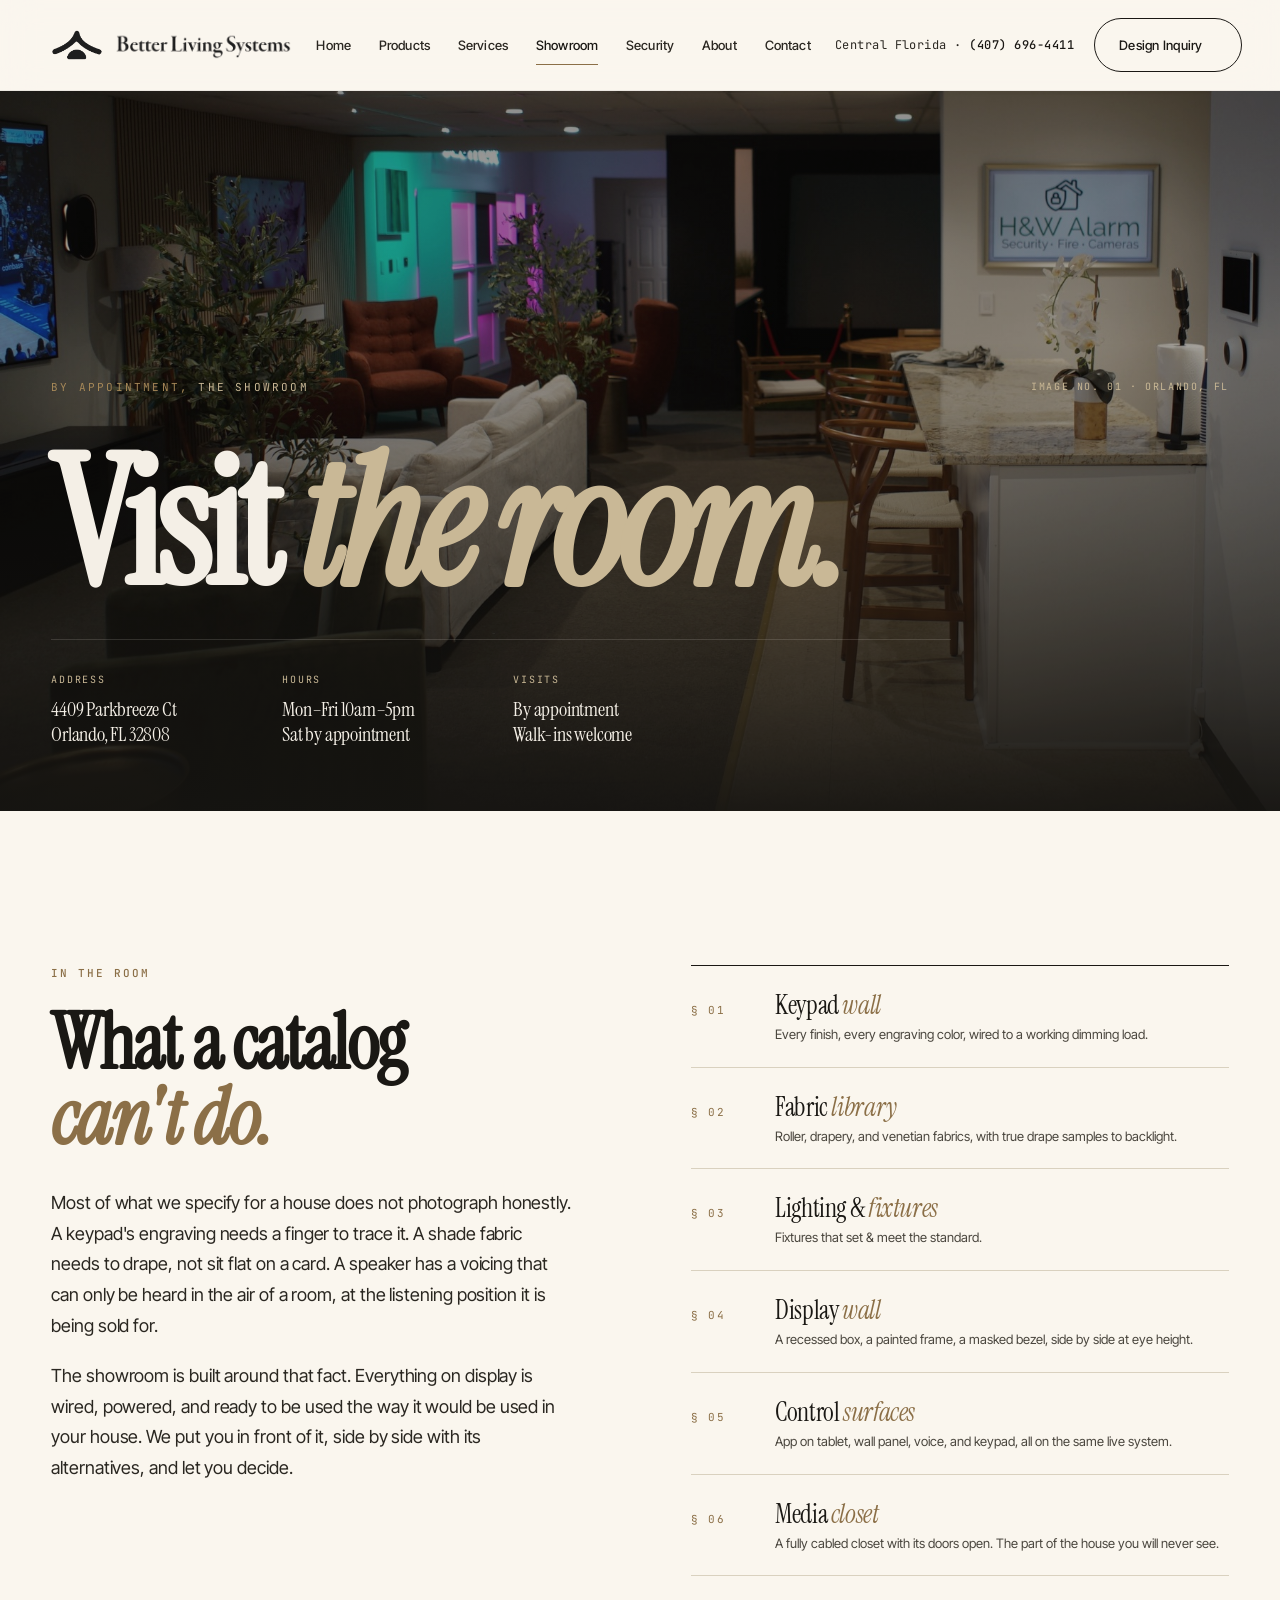
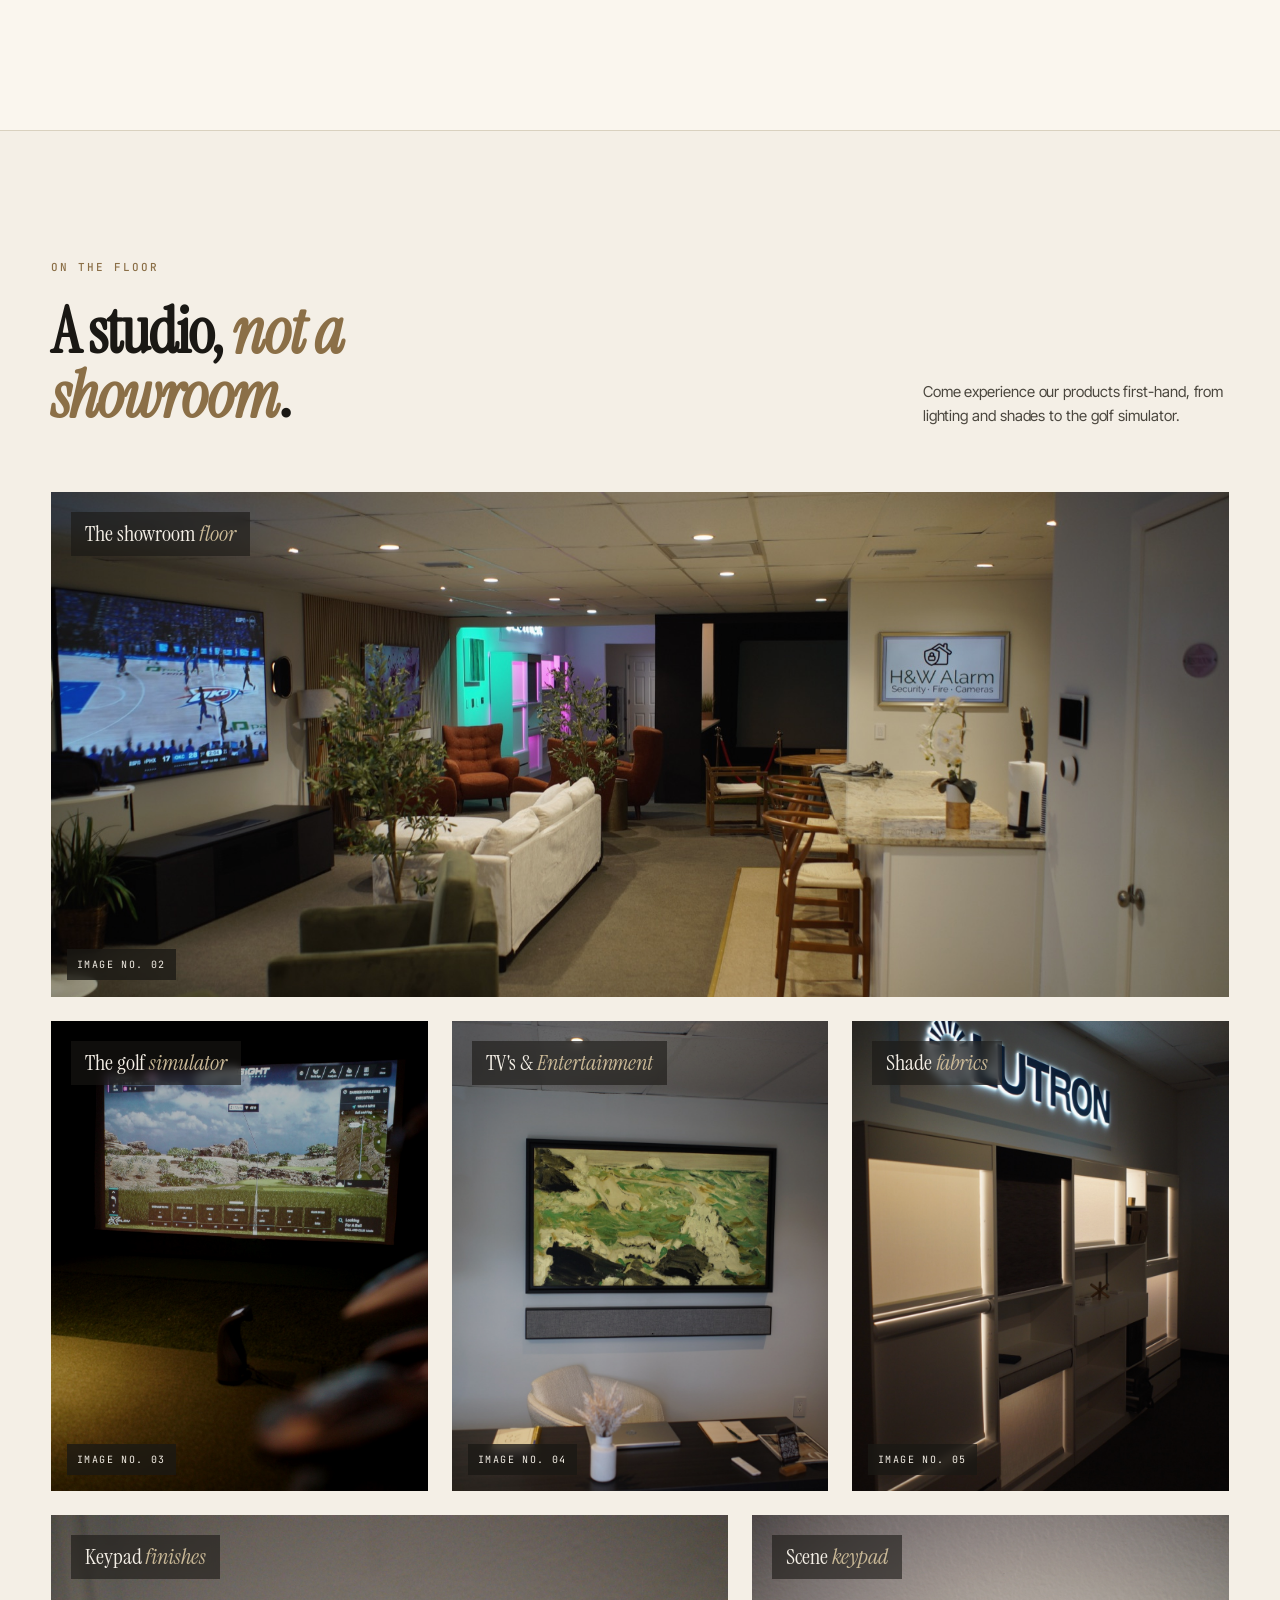
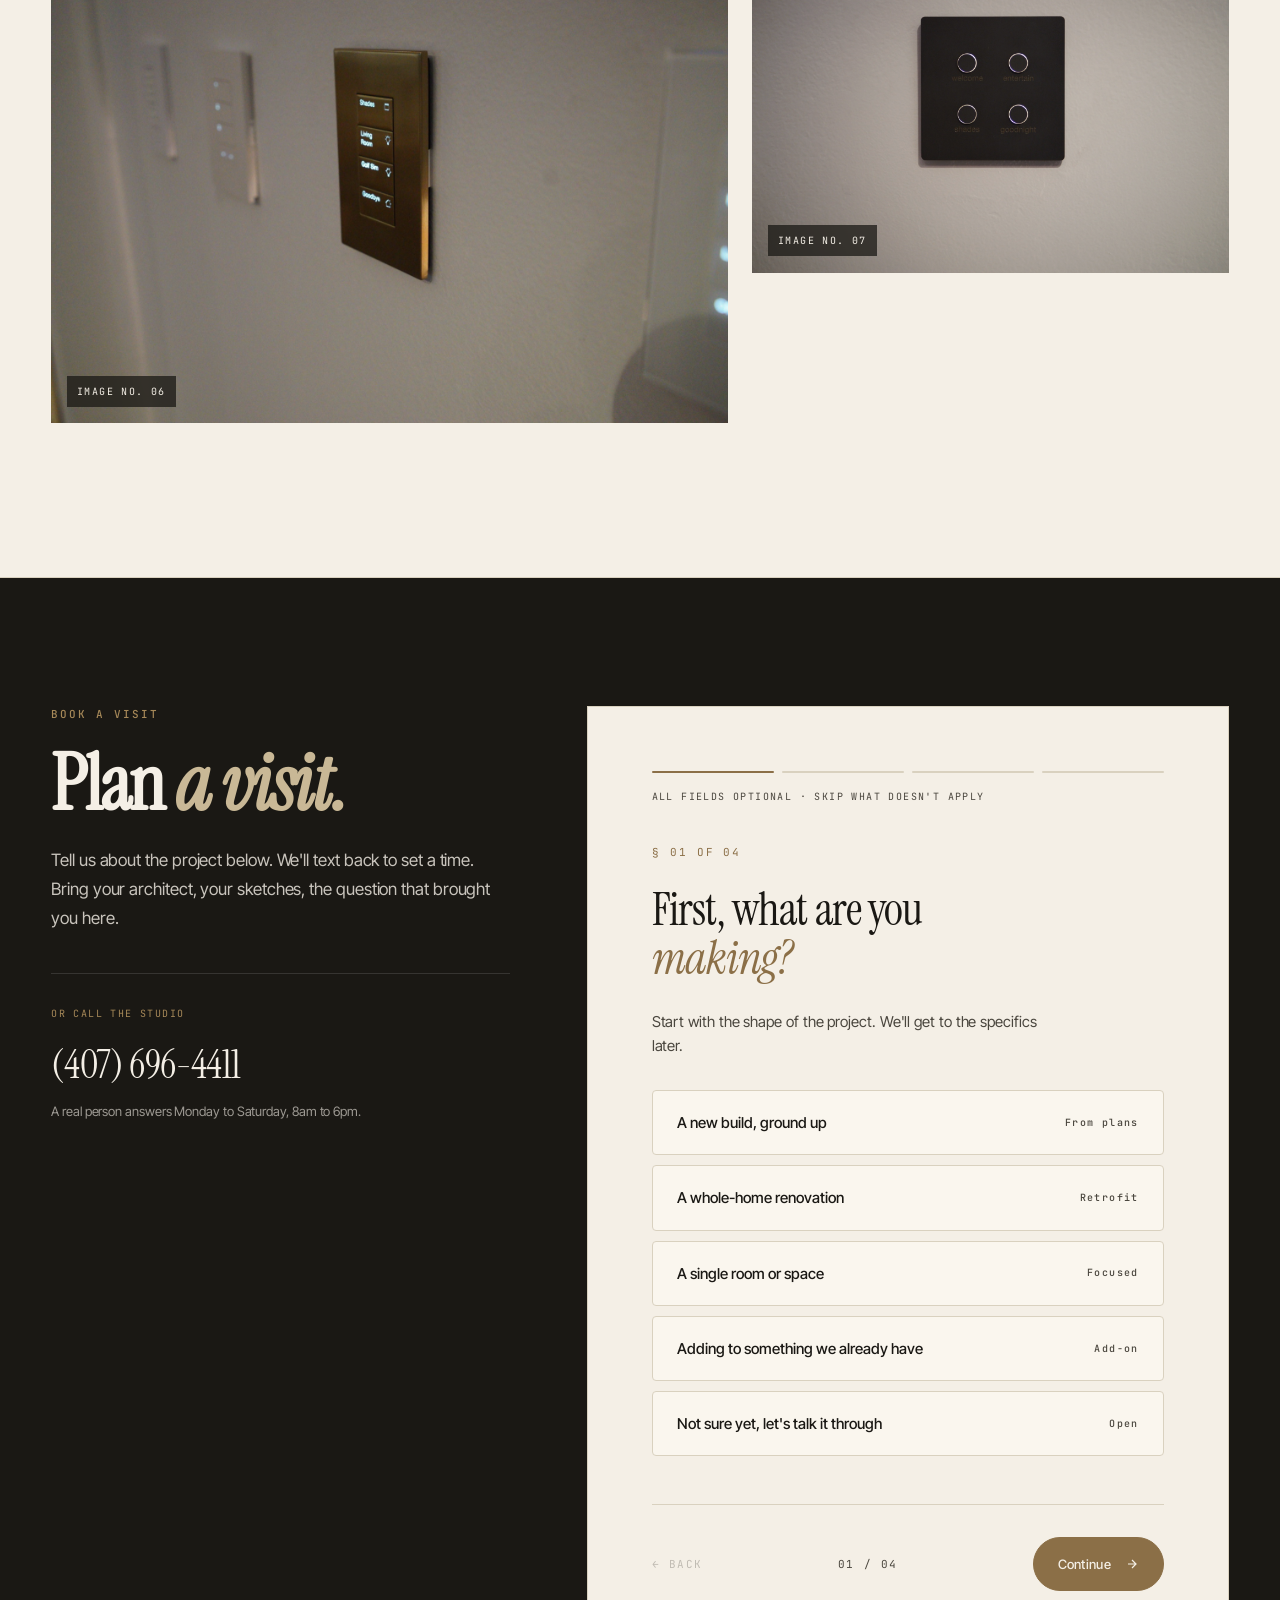
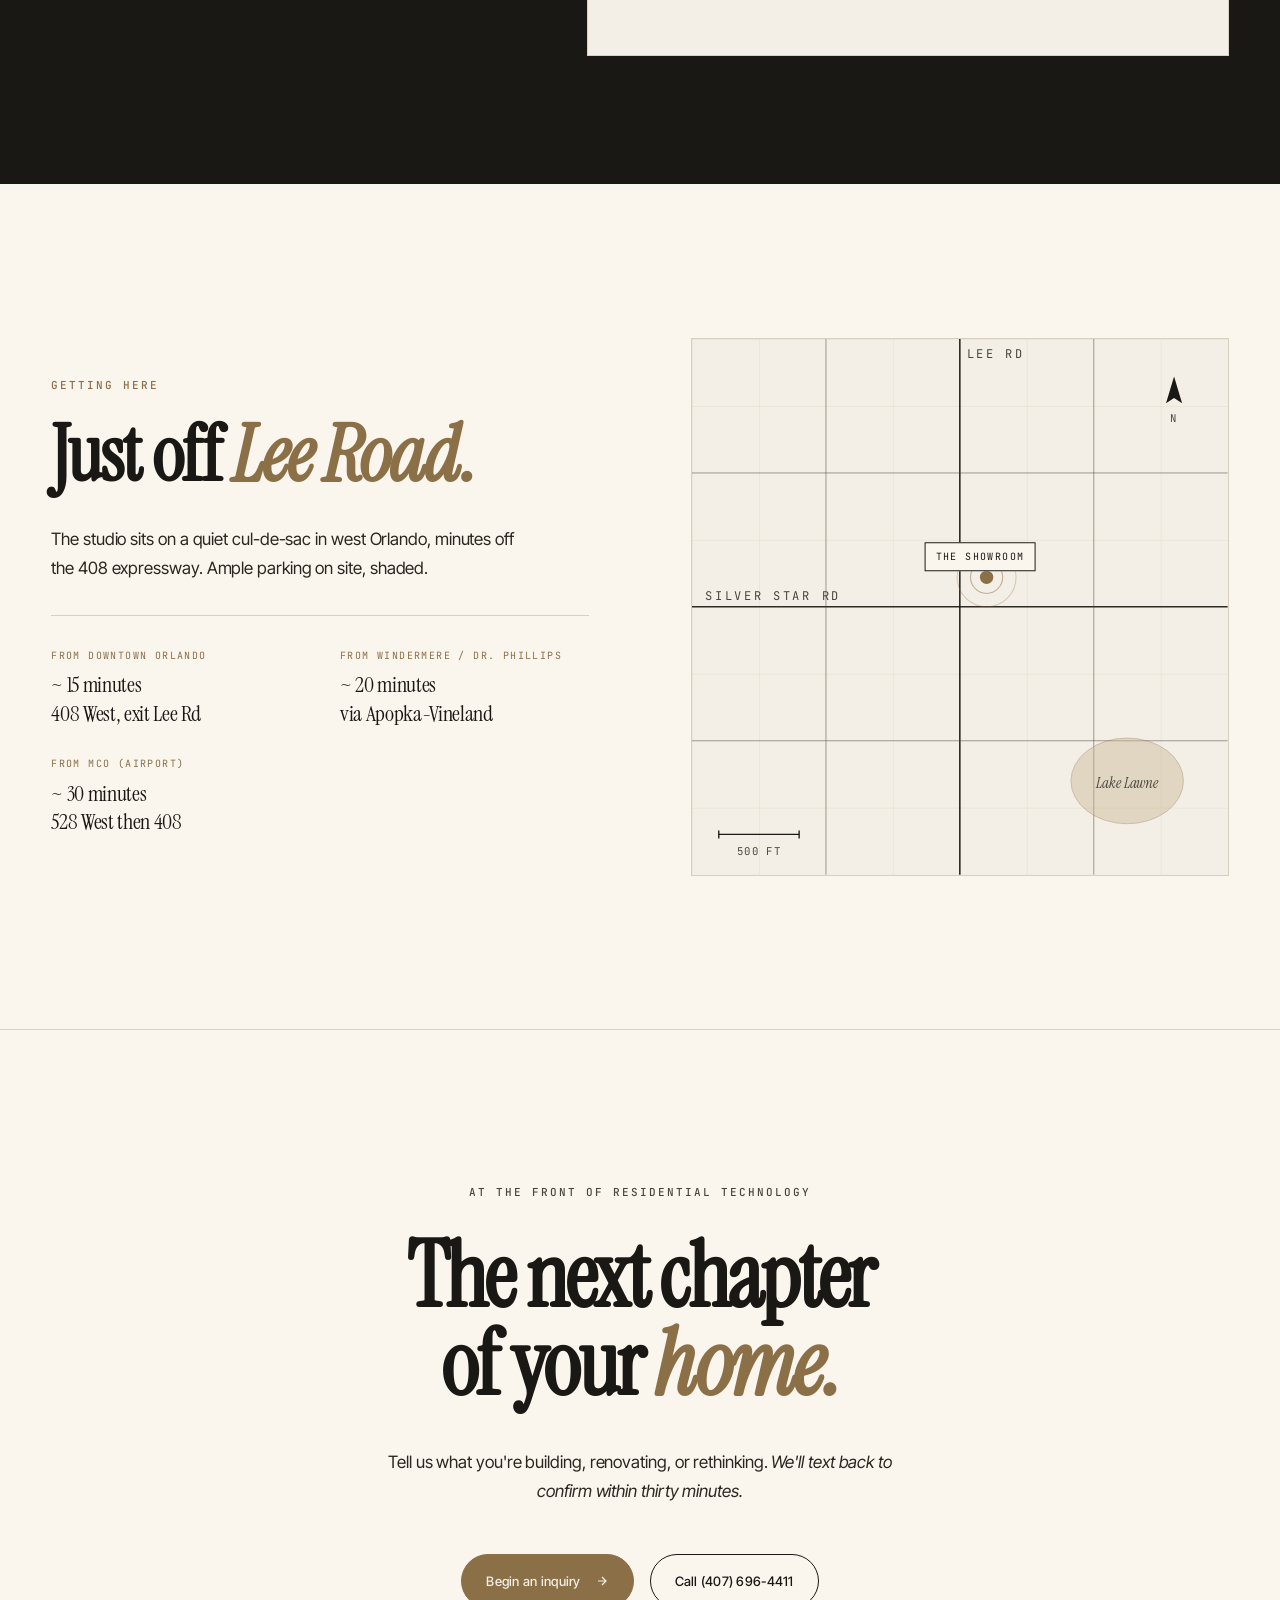
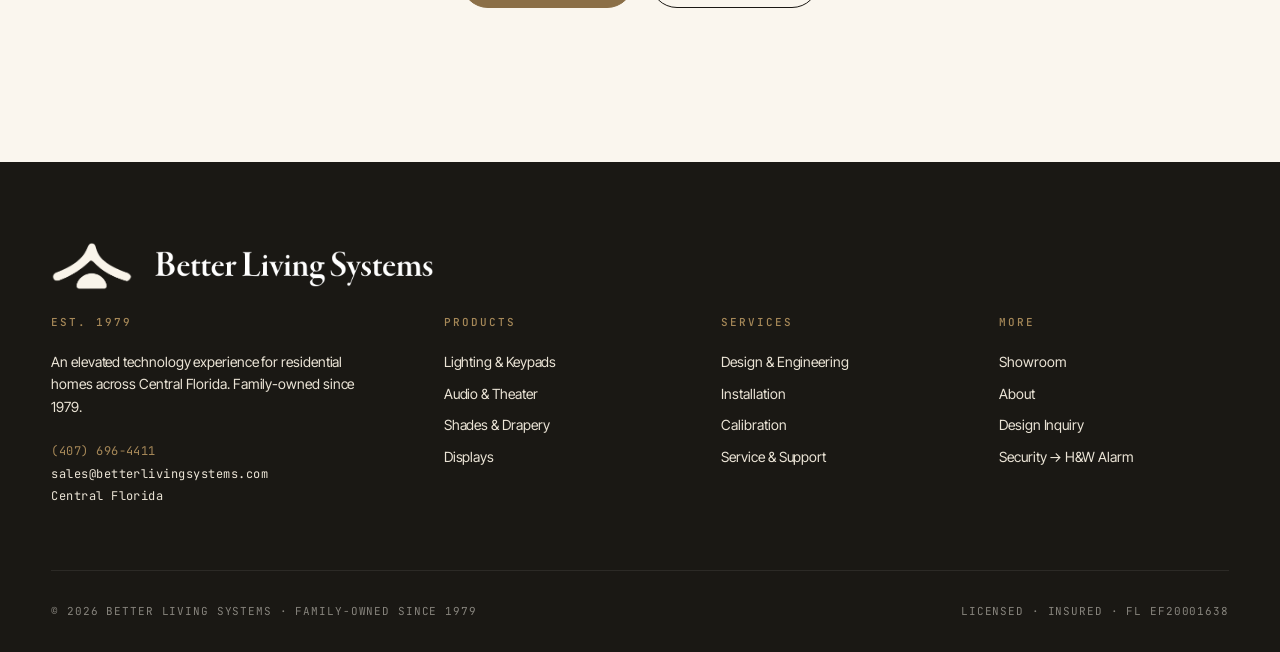
<file: showroom.html>
<!doctype html>
<html lang="en">
<head>
  <meta charset="utf-8" />
  <meta name="viewport" content="width=device-width, initial-scale=1" />
  <title>Showroom, Better Living Systems</title>
  <meta name="description" content="Visit the Better Living Systems showroom in Orlando to see security, fire, and smart home products working together in a real home setting." />
  <link rel="canonical" href="https://betterlivingsystems.com/showroom.html" />
  <meta property="og:type" content="website" />
  <meta property="og:site_name" content="Better Living Systems" />
  <meta property="og:title" content="Showroom, Better Living Systems" />
  <meta property="og:description" content="Visit the Better Living Systems showroom in Orlando to see security, fire, and smart home products working together in a real home setting." />
  <meta property="og:url" content="https://betterlivingsystems.com/showroom.html" />
  <meta property="og:image" content="https://betterlivingsystems.com/images/logo-word-dark.png" />
  <meta name="twitter:card" content="summary_large_image" />
  <link rel="icon" href="favicon.ico" sizes="any" />
  <link rel="icon" type="image/png" sizes="32x32" href="favicon-32.png" />
  <link rel="icon" type="image/png" sizes="16x16" href="favicon-16.png" />
  <link rel="apple-touch-icon" sizes="180x180" href="favicon-180.png" />
  <link rel="preconnect" href="https://fonts.googleapis.com" />
  <link rel="preconnect" href="https://fonts.gstatic.com" crossorigin />
  <link href="https://fonts.googleapis.com/css2?family=Instrument+Serif:ital@0;1&family=Inter+Tight:wght@300;400;500;600&family=JetBrains+Mono:wght@400;500&display=swap" rel="stylesheet" />
  <link rel="stylesheet" href="shared/styles.css" />
  <style>
    /* ---- Full-bleed hero ---- */
    .rh {
      position: relative;
      min-height: clamp(520px, 80vh, 820px);
      background: var(--ink);
      color: var(--ivory);
      overflow: hidden;
      display: flex;
      flex-direction: column;
      justify-content: flex-end;
    }
    .rh-bg {
      position: absolute; inset: 0;
      background-size: cover;
      background-position: center;
      z-index: 0;
    }
    .rh-bg::after {
      content: '';
      position: absolute; inset: 0;
      background: linear-gradient(
        to bottom,
        rgba(26,24,20,0.35) 0%,
        rgba(26,24,20,0.2) 35%,
        rgba(26,24,20,0.75) 85%,
        rgba(26,24,20,0.95) 100%
      );
    }
    .rh-top {
      position: relative; z-index: 2;
      padding: 56px 0;
    }
    .rh-eyebrow {
      font-family: var(--mono);
      font-size: 11px;
      letter-spacing: 0.2em;
      text-transform: uppercase;
      color: var(--brass-soft);
    }
    .rh-eyebrow::before { content: 'By appointment, '; color: var(--brass-2); }
    .rh-bottom {
      position: relative; z-index: 2;
      padding: 0 0 64px;
    }
    .rh-bottom h1 {
      font-family: var(--serif);
      font-size: clamp(72px, 14vw, 240px);
      line-height: 0.82;
      letter-spacing: -0.04em;
      color: var(--ivory);
      max-width: 14ch;
    }
    .rh-bottom h1 em { color: var(--brass-soft); font-style: italic; }
    .rh-meta {
      margin-top: 40px;
      display: grid;
      grid-template-columns: repeat(4, 1fr);
      gap: 24px;
      padding-top: 32px;
      border-top: 1px solid rgba(244,239,230,0.14);
      max-width: 900px;
    }
    .rh-meta .k {
      font-family: var(--mono);
      font-size: 10px;
      letter-spacing: 0.18em;
      text-transform: uppercase;
      color: var(--brass-soft);
      margin-bottom: 10px;
    }
    .rh-meta .v {
      font-family: var(--serif);
      font-size: 20px;
      letter-spacing: -0.01em;
      line-height: 1.25;
      color: var(--ivory);
    }
    @media (max-width: 800px) {
      .rh-meta { grid-template-columns: 1fr 1fr; }
    }

    /* ---- What you'll see ---- */
    .see {
      padding: clamp(100px, 12vw, 180px) 0;
      background: var(--paper);
    }
    .see-grid {
      display: grid;
      grid-template-columns: 1fr 1fr;
      gap: clamp(48px, 8vw, 140px);
      align-items: start;
    }
    .see-left .eyebrow { color: var(--brass); margin-bottom: 24px; }
    .see-left h2 {
      font-family: var(--serif);
      font-size: clamp(44px, 6vw, 88px);
      line-height: 0.98;
      letter-spacing: -0.025em;
      margin-bottom: 32px;
      max-width: 14ch;
    }
    .see-left h2 em { color: var(--brass); font-style: italic; }
    .see-left p {
      font-size: 18px;
      line-height: 1.7;
      color: var(--ink-2);
      max-width: 52ch;
    }
    .see-left p + p { margin-top: 20px; }

    .inv { border-top: 1px solid var(--ink); }
    .inv-row {
      display: grid;
      grid-template-columns: 60px 1fr;
      gap: 24px;
      padding: 24px 0;
      border-bottom: 1px solid var(--line);
      align-items: baseline;
    }
    .inv-row .n { font-family: var(--mono); font-size: 11px; letter-spacing: 0.14em; color: var(--brass); }
    .inv-row .name { font-family: var(--serif); font-size: 26px; letter-spacing: -0.015em; line-height: 1.2; }
    .inv-row .name em { color: var(--brass); font-style: italic; }
    .inv-row .name .sub { display: block; font-family: var(--sans); font-size: 13px; color: var(--ink-soft); margin-top: 6px; letter-spacing: 0; }
    .inv-row .count { font-family: var(--mono); font-size: 12px; letter-spacing: 0.04em; color: var(--ink-soft); white-space: nowrap; }
    .inv-row .count strong { color: var(--brass); font-weight: 500; }
    @media (max-width: 900px) {
      .see-grid { grid-template-columns: 1fr; gap: 48px; }
    }

    /* ---- Photo plates (six-up) ---- */
    .plates {
      padding: clamp(80px, 10vw, 140px) 0 clamp(100px, 12vw, 160px);
      background: var(--ivory);
      border-top: 1px solid var(--line);
      border-bottom: 1px solid var(--line);
    }
    .plates-head {
      display: flex;
      justify-content: space-between;
      align-items: flex-end;
      gap: 40px;
      flex-wrap: wrap;
      margin-bottom: 64px;
    }
    .plates-head .eyebrow { color: var(--brass); margin-bottom: 24px; }
    .plates-head h2 {
      font-family: var(--serif);
      font-size: clamp(40px, 5vw, 80px);
      line-height: 1;
      letter-spacing: -0.025em;
      max-width: 16ch;
    }
    .plates-head h2 em { color: var(--brass); font-style: italic; }
    .plates-head p {
      font-size: 15px;
      color: var(--ink-soft);
      max-width: 34ch;
      line-height: 1.6;
    }
    .plates-grid {
      display: grid;
      grid-template-columns: repeat(12, 1fr);
      gap: 24px;
    }
    .plate { position: relative; overflow: hidden; }
    .plate .photo { width: 100%; height: 100%; position: absolute; inset: 0; }
    .plate .meta {
      position: absolute;
      left: 16px;
      bottom: 16px;
      font-family: var(--mono);
      font-size: 10px;
      letter-spacing: 0.14em;
      text-transform: uppercase;
      color: var(--ivory);
      background: rgba(26, 24, 20, 0.75);
      padding: 8px 10px;
      backdrop-filter: blur(4px);
    }
    .plate .title {
      position: absolute;
      left: 20px; top: 20px;
      font-family: var(--serif);
      font-size: 22px;
      line-height: 1.1;
      color: var(--ivory);
      background: rgba(26, 24, 20, 0.6);
      padding: 10px 14px;
      backdrop-filter: blur(4px);
      max-width: 72%;
    }
    .plate .title em { color: var(--brass-soft); font-style: italic; }

    /* Layout: rows */
    .plate.pa { grid-column: span 7; aspect-ratio: 4/3; }
    .plate.pb { grid-column: span 5; aspect-ratio: 4/3; }
    .plate.pc { grid-column: span 4; aspect-ratio: 4/5; }
    .plate.pd { grid-column: span 4; aspect-ratio: 4/5; }
    .plate.pe { grid-column: span 4; aspect-ratio: 4/5; }
    .plate.pf { grid-column: span 12; aspect-ratio: 21/9; }
    @media (max-width: 900px) {
      .plate.pa, .plate.pb, .plate.pc, .plate.pd, .plate.pe, .plate.pf { grid-column: span 12; aspect-ratio: 4/3; }
    }

    /* ---- Visit walkthrough ---- */
    .walk {
      padding: clamp(100px, 12vw, 180px) 0;
      background: var(--paper);
    }
    .walk-head {
      display: grid;
      grid-template-columns: 1fr 1.4fr;
      gap: clamp(48px, 6vw, 96px);
      align-items: end;
      margin-bottom: 80px;
    }
    .walk-head .eyebrow { color: var(--brass); margin-bottom: 24px; }
    .walk-head h2 {
      font-family: var(--serif);
      font-size: clamp(44px, 6vw, 88px);
      line-height: 0.98;
      letter-spacing: -0.025em;
    }
    .walk-head h2 em { color: var(--brass); font-style: italic; }
    .walk-head .lede {
      font-size: 17px;
      color: var(--ink-2);
      line-height: 1.7;
      max-width: 44ch;
    }

    .walk-track { border-top: 1px solid var(--ink); }
    .walk-step {
      display: grid;
      grid-template-columns: 120px 1fr 320px auto;
      gap: clamp(24px, 4vw, 64px);
      padding: 36px 0;
      border-bottom: 1px solid var(--line);
      align-items: baseline;
    }
    .walk-step .n {
      font-family: var(--serif);
      font-size: 48px;
      line-height: 0.9;
      color: var(--brass);
      font-style: italic;
      letter-spacing: -0.02em;
    }
    .walk-step .head {
      font-family: var(--serif);
      font-size: 28px;
      line-height: 1.15;
      letter-spacing: -0.02em;
      max-width: 20ch;
    }
    .walk-step .head em { color: var(--brass); font-style: italic; }
    .walk-step .body {
      font-size: 15px;
      line-height: 1.65;
      color: var(--ink-2);
    }
    .walk-step .time {
      font-family: var(--mono);
      font-size: 11px;
      letter-spacing: 0.14em;
      text-transform: uppercase;
      color: var(--ink-soft);
      white-space: nowrap;
    }
    @media (max-width: 900px) {
      .walk-step { grid-template-columns: 80px 1fr; }
      .walk-step .body, .walk-step .time { grid-column: 2; }
      .walk-step .n { font-size: 40px; }
      .walk-head { grid-template-columns: 1fr; gap: 32px; }
    }

    /* ---- Book a visit ---- */
    .book {
      background: var(--ink);
      color: var(--ivory);
      padding: clamp(80px, 10vw, 140px) 0;
    }
    .book-grid {
      display: grid;
      grid-template-columns: 1fr 1.4fr;
      gap: clamp(48px, 6vw, 96px);
      align-items: start;
    }
    .book-left .eyebrow { color: var(--brass-2); margin-bottom: 24px; }
    .book-left h2 {
      font-family: var(--serif);
      font-size: clamp(44px, 6vw, 88px);
      line-height: 0.98;
      letter-spacing: -0.025em;
      margin-bottom: 24px;
      max-width: 14ch;
      color: var(--ivory);
    }
    .book-left h2 em { color: var(--brass-soft); font-style: italic; }
    .book-left p {
      font-size: 17px;
      line-height: 1.7;
      color: rgba(244, 239, 230, 0.8);
      max-width: 46ch;
      margin-bottom: 20px;
    }
    .book-left .phone {
      margin-top: 40px;
      padding-top: 32px;
      border-top: 1px solid rgba(255,255,255,0.12);
    }
    .book-left .phone .k { font-family: var(--mono); font-size: 10px; letter-spacing: 0.14em; text-transform: uppercase; color: var(--brass-2); margin-bottom: 12px; }
    .book-left .phone .v { font-family: var(--serif); font-size: 40px; letter-spacing: -0.02em; color: var(--ivory); }
    .book-left .phone .d { font-size: 13px; color: rgba(244,239,230,0.6); margin-top: 6px; }

    /* ---- Quote flow (matches contact page) ---- */
    .qform {
      background: var(--ivory);
      color: var(--ink);
      border: 1px solid var(--line);
      padding: clamp(32px, 5vw, 64px);
      min-height: 620px;
      position: relative;
    }
    .qprogress { display: flex; gap: 8px; margin-bottom: 48px; }
    .qdot { flex: 1; height: 2px; background: var(--line); border-radius: 2px; transition: background .4s; }
    .qdot.active { background: var(--brass); }
    .qdot.done { background: var(--ink); }
    .qoptnote { font-family: var(--mono); font-size: 10px; letter-spacing: 0.14em; text-transform: uppercase; color: var(--ink-soft); margin: -32px 0 40px; }
    .qstep { display: none; animation: qslide .4s ease; }
    .qstep.active { display: block; }
    @keyframes qslide { from { opacity: 0; transform: translateY(8px); } to { opacity: 1; transform: none; } }
    .qnum {
      font-family: var(--mono);
      font-size: 11px;
      letter-spacing: 0.18em;
      text-transform: uppercase;
      color: var(--brass);
      margin-bottom: 24px;
    }
    .qask {
      font-family: var(--serif);
      font-size: clamp(32px, 3.6vw, 52px);
      line-height: 1.05;
      letter-spacing: -0.02em;
      margin-bottom: 28px;
      max-width: 16ch;
    }
    .qask em { color: var(--brass); font-style: italic; }
    .qhelp {
      font-size: 15px;
      color: var(--ink-soft);
      margin-bottom: 32px;
      max-width: 46ch;
      line-height: 1.6;
    }
    .qopts { display: flex; flex-direction: column; gap: 10px; }
    .qopt {
      display: flex; align-items: center; justify-content: space-between;
      padding: 20px 24px;
      background: var(--paper);
      border: 1px solid var(--line);
      border-radius: 4px;
      cursor: pointer;
      transition: all .22s;
      font-size: 15px;
      font-weight: 500;
      text-align: left;
      color: var(--ink);
      font-family: inherit;
    }
    .qopt:hover { border-color: var(--ink); transform: translateX(4px); }
    .qopt.selected { border-color: var(--brass); background: rgba(139, 111, 71, 0.06); color: var(--brass); }
    .qopt .n { font-family: var(--mono); font-size: 10px; letter-spacing: 0.14em; color: var(--ink-soft); }
    .qopt.selected .n { color: var(--brass); }
    .qinput {
      width: 100%;
      padding: 20px 24px;
      background: var(--paper);
      border: 1px solid var(--line);
      border-radius: 4px;
      font: inherit;
      font-size: 16px;
      color: var(--ink);
      font-family: inherit;
      transition: border-color .2s;
    }
    .qinput:focus { outline: none; border-color: var(--brass); }
    textarea.qinput { min-height: 140px; resize: vertical; }
    .qrow { display: grid; grid-template-columns: 1fr 1fr; gap: 12px; }
    .qrow + .qrow { margin-top: 12px; }
    .qnav { display: flex; justify-content: space-between; align-items: center; margin-top: 48px; padding-top: 32px; border-top: 1px solid var(--line); }
    .qnav-left { font-family: var(--mono); font-size: 11px; letter-spacing: 0.14em; text-transform: uppercase; color: var(--ink-soft); }
    .qback {
      font-family: var(--mono);
      font-size: 11px;
      letter-spacing: 0.14em;
      text-transform: uppercase;
      color: var(--ink-soft);
      background: transparent;
      border: 0;
      cursor: pointer;
      padding: 8px 0;
    }
    .qback:hover { color: var(--brass); }
    .qback[disabled] { opacity: 0.3; pointer-events: none; }
    .qsuccess { display: none; }
    .qsuccess.show { display: block; }
    .qsuccess .qnum { color: var(--brass); }
    .qsuccess h3 { font-family: var(--serif); font-size: clamp(36px, 4.2vw, 56px); line-height: 1; letter-spacing: -0.025em; margin-bottom: 20px; }
    .qsuccess h3 em { color: var(--brass); font-style: italic; }
    .qsuccess .lede { font-size: 17px; color: var(--ink-2); line-height: 1.65; max-width: 46ch; margin-bottom: 32px; }
    .qsuccess .lede em { color: var(--brass); font-style: italic; }
    .summary {
      background: var(--paper);
      border: 1px solid var(--line);
      padding: 28px 32px;
      font-family: var(--mono);
      font-size: 12px;
      letter-spacing: 0.04em;
    }
    .summary div { padding: 10px 0; border-bottom: 1px dashed var(--line); display: flex; justify-content: space-between; gap: 16px; }
    .summary div:last-child { border: 0; }
    .summary .k { color: var(--ink-soft); text-transform: uppercase; letter-spacing: 0.12em; font-size: 10px; }
    .summary .v { color: var(--ink); text-align: right; font-family: var(--serif); font-size: 15px; letter-spacing: 0; }

    @media (max-width: 900px) {
      .book-grid { grid-template-columns: 1fr; gap: 48px; }
      .qrow { grid-template-columns: 1fr; }
    }

    /* ---- Directions ---- */
    .directions {
      padding: clamp(100px, 12vw, 160px) 0;
      background: var(--paper);
    }
    .dir-grid {
      display: grid;
      grid-template-columns: 1fr 1fr;
      gap: clamp(48px, 8vw, 120px);
      align-items: center;
    }
    .dir-left .eyebrow { color: var(--brass); margin-bottom: 24px; }
    .dir-left h2 {
      font-family: var(--serif);
      font-size: clamp(44px, 6vw, 80px);
      line-height: 0.98;
      letter-spacing: -0.025em;
      margin-bottom: 32px;
      max-width: 14ch;
    }
    .dir-left h2 em { color: var(--brass); font-style: italic; }
    .dir-detail {
      display: grid;
      grid-template-columns: 1fr 1fr;
      gap: 28px 40px;
      padding-top: 32px;
      border-top: 1px solid var(--line);
      margin-top: 32px;
    }
    .dir-detail .k { font-family: var(--mono); font-size: 10px; letter-spacing: 0.14em; text-transform: uppercase; color: var(--brass); margin-bottom: 8px; }
    .dir-detail .v { font-family: var(--serif); font-size: 22px; letter-spacing: -0.015em; line-height: 1.3; }

    .dir-map {
      aspect-ratio: 1/1;
      background: var(--ivory);
      border: 1px solid var(--line);
      position: relative;
      overflow: hidden;
    }
    .dir-map svg { width: 100%; height: 100%; display: block; }
    .dir-map .pin-label {
      position: absolute;
      font-family: var(--mono);
      font-size: 10px;
      letter-spacing: 0.14em;
      text-transform: uppercase;
      color: var(--ink);
      background: var(--paper);
      padding: 6px 10px;
      border: 1px solid var(--ink);
      left: 50%;
      top: 50%;
      transform: translate(-50%, -130%);
      white-space: nowrap;
    }
    @media (max-width: 900px) {
      .dir-grid { grid-template-columns: 1fr; gap: 48px; }
    }

    /* ---- CTA band ---- */
    .ctaband {
      background: var(--paper);
      padding: clamp(100px, 12vw, 160px) 0;
      text-align: center;
      border-top: 1px solid var(--line);
    }
    .ctaband .eyebrow { margin-bottom: 32px; }
    .ctaband h2 {
      font-family: var(--serif);
      font-size: clamp(48px, 7vw, 112px);
      line-height: 0.98;
      letter-spacing: -0.03em;
      margin-bottom: 40px;
    }
    .ctaband h2 em { color: var(--brass); font-style: italic; }
    .ctaband p {
      font-size: 17px;
      line-height: 1.7;
      color: var(--ink-2);
      max-width: 52ch;
      margin: 0 auto 48px;
    }
    .ctaband-actions { display: flex; justify-content: center; gap: 16px; flex-wrap: wrap; }
  </style>
</head>
<body data-page="showroom">

  <div data-nav></div>

  <!-- HERO -->
  <section class="rh" data-screen-label="Showroom hero">
    <div class="rh-bg" style="background-image: url('images/showroom-hero.jpg'); filter: saturate(0.85) brightness(0.82);"></div>

    <div class="rh-top">
      <div class="wrap">
        <div style="display: flex; justify-content: space-between; align-items: center; flex-wrap: wrap; gap: 24px;">
          <div class="rh-eyebrow">The Showroom</div>
          <div style="font-family: var(--mono); font-size: 10px; letter-spacing: 0.16em; color: var(--brass-soft); text-transform: uppercase;">Image No. 01 · Orlando, FL</div>
        </div>
      </div>
    </div>

    <div class="rh-bottom">
      <div class="wrap">
        <h1>Visit <em>the room.</em></h1>
        <div class="rh-meta">
          <div>
            <div class="k">Address</div>
            <div class="v">4409 Parkbreeze Ct<br/>Orlando, FL 32808</div>
          </div>
          <div>
            <div class="k">Hours</div>
            <div class="v">Mon–Fri 10am–5pm<br/>Sat by appointment</div>
          </div>
          <div>
            <div class="k">Visits</div>
            <div class="v">By appointment<br/>Walk-ins welcome</div>
          </div>
        </div>
      </div>
    </div>
  </section>

  <!-- WHAT YOU'LL SEE -->
  <section class="see" data-screen-label="Showroom inventory">
    <div class="wrap">
      <div class="see-grid">
        <div class="see-left reveal">
          <div class="eyebrow">In the room</div>
          <h2>What a catalog <em>can't do.</em></h2>
          <p>Most of what we specify for a house does not photograph honestly. A keypad's engraving needs a finger to trace it. A shade fabric needs to drape, not sit flat on a card. A speaker has a voicing that can only be heard in the air of a room, at the listening position it is being sold for.</p>
          <p>The showroom is built around that fact. Everything on display is wired, powered, and ready to be used the way it would be used in your house. We put you in front of it, side by side with its alternatives, and let you decide.</p>
        </div>

        <div class="inv reveal reveal-delay-2">
          <div class="inv-row">
            <div class="n">§ 01</div>
            <div class="name">Keypad <em>wall</em>
              <span class="sub">Every finish, every engraving color, wired to a working dimming load.</span>
            </div>
          </div>
          <div class="inv-row">
            <div class="n">§ 02</div>
            <div class="name">Fabric <em>library</em>
              <span class="sub">Roller, drapery, and venetian fabrics, with true drape samples to backlight.</span>
            </div>
          </div>
          <div class="inv-row">
            <div class="n">§ 03</div>
            <div class="name">Lighting &amp; <em>fixtures</em>
              <span class="sub">Fixtures that set &amp; meet the standard.</span>
            </div>
          </div>
          <div class="inv-row">
            <div class="n">§ 04</div>
            <div class="name">Display <em>wall</em>
              <span class="sub">A recessed box, a painted frame, a masked bezel, side by side at eye height.</span>
            </div>
          </div>
          <div class="inv-row">
            <div class="n">§ 05</div>
            <div class="name">Control <em>surfaces</em>
              <span class="sub">App on tablet, wall panel, voice, and keypad, all on the same live system.</span>
            </div>
          </div>
          <div class="inv-row">
            <div class="n">§ 06</div>
            <div class="name">Media <em>closet</em>
              <span class="sub">A fully cabled closet with its doors open. The part of the house you will never see.</span>
            </div>
          </div>
        </div>
      </div>
    </div>
  </section>

  <!-- PHOTO PLATES -->
  <section class="plates" data-screen-label="Showroom plates">
    <div class="wrap">
      <div class="plates-head">
        <div class="reveal">
          <div class="eyebrow">On the floor</div>
          <h2>A studio, <em>not a showroom</em>.</h2>
        </div>
        <p class="reveal reveal-delay-2">Come experience our products first-hand, from lighting and shades to the golf simulator.</p>
      </div>

      <div class="plates-grid">
        <figure class="plate pf reveal">
          <div class="photo tone-warm grain"><img src="images/showroom-long.jpg" alt="Long view through the showroom"/></div>
          <div class="title">The showroom <em>floor</em></div>
          <div class="meta">Image No. 02</div>
        </figure>

        <figure class="plate pc reveal">
          <div class="photo tone-dark grain"><img src="images/golf-simulator.jpg" alt="Golf simulator"/></div>
          <div class="title">The golf <em>simulator</em></div>
          <div class="meta">Image No. 03</div>
        </figure>
        <figure class="plate pd reveal reveal-delay-2">
          <div class="photo tone-warm grain"><img src="images/consult-table.jpg" alt="TVs and entertainment"/></div>
          <div class="title">TV's &amp; <em>Entertainment</em></div>
          <div class="meta">Image No. 04</div>
        </figure>
        <figure class="plate pe reveal reveal-delay-3">
          <div class="photo tone-warm grain"><img src="images/fabric-library.jpg" alt="Backlit Lutron shade-fabric library"/></div>
          <div class="title">Shade <em>fabrics</em></div>
          <div class="meta">Image No. 05</div>
        </figure>

        <figure class="plate pa reveal">
          <div class="photo tone-warm grain"><img src="images/keypad-brass.jpg" alt="Control surfaces"/></div>
          <div class="title">Keypad <em>finishes</em></div>
          <div class="meta">Image No. 06</div>
        </figure>
        <figure class="plate pb reveal reveal-delay-2">
          <div class="photo tone-warm grain"><img src="images/keypad-scene.jpg" alt="Scene keypad"/></div>
          <div class="title">Scene <em>keypad</em></div>
          <div class="meta">Image No. 07</div>
        </figure>
      </div>
    </div>
  </section>

  <!-- BOOK A VISIT -->
  <section class="book" data-screen-label="Showroom booking">
    <div class="wrap">
      <div class="book-grid">
        <div class="book-left reveal">
          <div class="eyebrow">Book a visit</div>
          <h2>Plan <em>a visit.</em></h2>
          <p>Tell us about the project below. We'll text back to set a time. Bring your architect, your sketches, the question that brought you here.</p>

          <div class="phone">
            <div class="k">Or call the studio</div>
            <div class="v">(407) 696-4411</div>
            <div class="d">A real person answers Monday to Saturday, 8am to 6pm.</div>
          </div>
        </div>

        <form class="qform" id="qform" onsubmit="return false;">
          <div class="qprogress">
            <div class="qdot active" data-dot="0"></div>
            <div class="qdot" data-dot="1"></div>
            <div class="qdot" data-dot="2"></div>
            <div class="qdot" data-dot="3"></div>
          </div>
          <div class="qoptnote">All fields optional &middot; skip what doesn't apply</div>

          <div class="qstep active" data-step="0">
            <div class="qnum">§ 01 of 04</div>
            <div class="qask">First, what are you <em>making?</em></div>
            <div class="qhelp">Start with the shape of the project. We'll get to the specifics later.</div>
            <div class="qopts">
              <button type="button" class="qopt" data-field="project" data-value="New build">
                <span>A new build, ground up</span><span class="n">From plans</span>
              </button>
              <button type="button" class="qopt" data-field="project" data-value="Whole-home renovation">
                <span>A whole-home renovation</span><span class="n">Retrofit</span>
              </button>
              <button type="button" class="qopt" data-field="project" data-value="A single room or space">
                <span>A single room or space</span><span class="n">Focused</span>
              </button>
              <button type="button" class="qopt" data-field="project" data-value="Adding to an existing system">
                <span>Adding to something we already have</span><span class="n">Add-on</span>
              </button>
              <button type="button" class="qopt" data-field="project" data-value="Not sure yet">
                <span>Not sure yet, let's talk it through</span><span class="n">Open</span>
              </button>
            </div>
          </div>

          <div class="qstep" data-step="1">
            <div class="qnum">§ 02 of 04</div>
            <div class="qask">Where is <em>the house?</em></div>
            <div class="qhelp">A city or neighborhood is plenty. Address is only useful once we're scheduling a walkthrough.</div>
            <input class="qinput" data-field="location" placeholder="e.g. Windermere, Lake Nona, or Mount Dora" autocomplete="off" />
            <div class="qhelp" style="margin-top: 24px; margin-bottom: 16px;">And how's the timing?</div>
            <div class="qopts">
              <button type="button" class="qopt" data-field="timing" data-value="Under construction now">
                <span>Under construction right now</span><span class="n">Active</span>
              </button>
              <button type="button" class="qopt" data-field="timing" data-value="Breaking ground soon">
                <span>Breaking ground in the next few months</span><span class="n">Soon</span>
              </button>
              <button type="button" class="qopt" data-field="timing" data-value="Still planning">
                <span>Still in the planning phase</span><span class="n">Planning</span>
              </button>
              <button type="button" class="qopt" data-field="timing" data-value="Exploring">
                <span>Exploring for a future project</span><span class="n">Research</span>
              </button>
            </div>
          </div>

          <div class="qstep" data-step="2">
            <div class="qnum">§ 03 of 04</div>
            <div class="qask">What would you <em>like us</em> to know?</div>
            <div class="qhelp">Size, style, the rooms that matter most, the things you've seen elsewhere and liked. Anything at all. A few sentences is perfect.</div>
            <textarea class="qinput" data-field="notes" placeholder="For example: 6,400 sq ft on the lake, architect is already on board, we'd like lighting and shades drawn with the house. Interested in a media room, no dedicated theater needed."></textarea>
          </div>

          <div class="qstep" data-step="3">
            <div class="qnum">§ 04 of 04</div>
            <div class="qask">How should we <em>reach</em> you?</div>
            <div class="qhelp">We'll text back within thirty minutes to confirm, then schedule the first call at a time that works.</div>
            <div class="qrow">
              <input class="qinput" data-field="firstName" placeholder="First name" autocomplete="given-name" />
              <input class="qinput" data-field="lastName" placeholder="Last name" autocomplete="family-name" />
            </div>
            <div class="qrow">
              <input class="qinput" data-field="phone" type="tel" placeholder="Mobile (for the text)" autocomplete="tel" />
              <input class="qinput" data-field="email" type="email" placeholder="Email" autocomplete="email" />
            </div>
          </div>

          <div class="qsuccess" id="qsuccess">
            <div class="qnum">✓ Received</div>
            <h3>Thank you, <em id="qname">neighbor</em>.</h3>
            <p class="lede">You'll have a <em>confirmation text within thirty minutes</em>, from a real person in Orlando. After that we'll set a short call to get acquainted, and the first drawings can start from there.</p>
            <div class="summary" id="qsummary"></div>
          </div>

          <div class="qnav" id="qnav">
            <button type="button" class="qback" id="qback" disabled>← Back</button>
            <div class="qnav-left"><span id="qstepn">01</span> / 04</div>
            <button type="button" class="btn btn-brass" id="qnext">
              Continue
              <svg class="arr" viewBox="0 0 14 14" fill="none"><path d="M3 7h8M7 3l4 4-4 4" stroke="currentColor" stroke-width="1.2"/></svg>
            </button>
          </div>
        </form>
      </div>
    </div>
  </section>

  <!-- DIRECTIONS -->
  <section class="directions" data-screen-label="Showroom directions">
    <div class="wrap">
      <div class="dir-grid">
        <div class="dir-left reveal">
          <div class="eyebrow">Getting here</div>
          <h2>Just off <em>Lee Road.</em></h2>
          <p style="font-size: 17px; line-height: 1.7; color: var(--ink-2); max-width: 48ch;">The studio sits on a quiet cul-de-sac in west Orlando, minutes off the 408 expressway. Ample parking on site, shaded.</p>

          <div class="dir-detail">
            <div>
              <div class="k">From Downtown Orlando</div>
              <div class="v">~ 15 minutes<br/>408 West, exit Lee Rd</div>
            </div>
            <div>
              <div class="k">From Windermere / Dr. Phillips</div>
              <div class="v">~ 20 minutes<br/>via Apopka-Vineland</div>
            </div>
            <div>
              <div class="k">From MCO (Airport)</div>
              <div class="v">~ 30 minutes<br/>528 West then 408</div>
            </div>
          </div>
        </div>

        <div class="dir-map reveal reveal-delay-2">
          <svg viewBox="0 0 400 400" xmlns="http://www.w3.org/2000/svg">
            <!-- grid streets -->
            <defs>
              <pattern id="grid" width="50" height="50" patternUnits="userSpaceOnUse">
                <path d="M 50 0 L 0 0 0 50" fill="none" stroke="#d9d1bf" stroke-width="0.5"/>
              </pattern>
            </defs>
            <rect width="400" height="400" fill="#f4efe6"/>
            <rect width="400" height="400" fill="url(#grid)"/>

            <!-- A few named streets -->
            <line x1="0" y1="200" x2="400" y2="200" stroke="#1a1814" stroke-width="1.2" opacity="0.9"/>
            <line x1="200" y1="0" x2="200" y2="400" stroke="#1a1814" stroke-width="1.2" opacity="0.9"/>
            <line x1="0" y1="100" x2="400" y2="100" stroke="#4a463e" stroke-width="0.7" opacity="0.5"/>
            <line x1="0" y1="300" x2="400" y2="300" stroke="#4a463e" stroke-width="0.7" opacity="0.5"/>
            <line x1="100" y1="0" x2="100" y2="400" stroke="#4a463e" stroke-width="0.7" opacity="0.5"/>
            <line x1="300" y1="0" x2="300" y2="400" stroke="#4a463e" stroke-width="0.7" opacity="0.5"/>

            <!-- A little lake -->
            <ellipse cx="325" cy="330" rx="42" ry="32" fill="#c9b896" opacity="0.45" stroke="#8b6f47" stroke-width="0.6"/>
            <text x="325" y="335" font-family="Instrument Serif" font-size="11" font-style="italic" fill="#4a463e" text-anchor="middle">Lake Lawne</text>

            <!-- Street labels -->
            <text x="10" y="195" font-family="JetBrains Mono" font-size="9" letter-spacing="2" fill="#4a463e">SILVER STAR RD</text>
            <text x="205" y="14" font-family="JetBrains Mono" font-size="9" letter-spacing="2" fill="#4a463e">LEE RD</text>

            <!-- Pin location -->
            <circle cx="220" cy="178" r="22" fill="none" stroke="#8b6f47" stroke-width="0.8" opacity="0.3"/>
            <circle cx="220" cy="178" r="12" fill="none" stroke="#8b6f47" stroke-width="0.8" opacity="0.5"/>
            <circle cx="220" cy="178" r="5" fill="#8b6f47"/>

            <!-- N arrow -->
            <g transform="translate(360, 40)">
              <path d="M 0 -12 L 6 8 L 0 4 L -6 8 Z" fill="#1a1814"/>
              <text x="0" y="22" font-family="JetBrains Mono" font-size="8" letter-spacing="1.5" fill="#4a463e" text-anchor="middle">N</text>
            </g>

            <!-- Scale -->
            <g transform="translate(20, 370)">
              <line x1="0" y1="0" x2="60" y2="0" stroke="#1a1814" stroke-width="1"/>
              <line x1="0" y1="-3" x2="0" y2="3" stroke="#1a1814" stroke-width="1"/>
              <line x1="60" y1="-3" x2="60" y2="3" stroke="#1a1814" stroke-width="1"/>
              <text x="30" y="15" font-family="JetBrains Mono" font-size="8" letter-spacing="1" fill="#4a463e" text-anchor="middle">500 FT</text>
            </g>
          </svg>
          <div class="pin-label" style="transform: translate(calc(-50% + 20px), calc(-50% - 50px));">The Showroom</div>
        </div>
      </div>
    </div>
  </section>

  <!-- CLOSING CTA -->
  <section class="ctaband">
    <div class="wrap">
      <div class="eyebrow">At the front of residential technology</div>
      <h2>The next chapter<br/>of your <em>home.</em></h2>
      <p>Tell us what you're building, renovating, or rethinking. <em>We'll text back to confirm within thirty minutes.</em></p>
      <div class="ctaband-actions">
        <a class="btn btn-brass" href="contact.html">
          Begin an inquiry
          <svg class="arr" viewBox="0 0 14 14" fill="none"><path d="M3 7h8M7 3l4 4-4 4" stroke="currentColor" stroke-width="1.2"/></svg>
        </a>
        <a class="btn" href="tel:4076964411">Call (407) 696-4411</a>
      </div>
    </div>
  </section>

  <div data-footer></div>
  <script src="shared/shared.js"></script>
  <script>
    (function () {
      const form = document.getElementById('qform');
      if (!form) return;
      const steps = form.querySelectorAll('.qstep');
      const dots = form.querySelectorAll('.qdot');
      const back = document.getElementById('qback');
      const next = document.getElementById('qnext');
      const stepn = document.getElementById('qstepn');
      const nav = document.getElementById('qnav');
      const success = document.getElementById('qsuccess');
      const data = {};
      let idx = 0;
      const TOTAL = steps.length;

      function render() {
        steps.forEach((s, i) => s.classList.toggle('active', i === idx));
        dots.forEach((d, i) => {
          d.classList.toggle('active', i === idx);
          d.classList.toggle('done', i < idx);
        });
        stepn.textContent = String(idx + 1).padStart(2, '0');
        back.toggleAttribute('disabled', idx === 0);
        next.innerHTML = (idx === TOTAL - 1)
          ? `Send <svg class="arr" viewBox="0 0 14 14" fill="none"><path d="M3 7h8M7 3l4 4-4 4" stroke="currentColor" stroke-width="1.2"/></svg>`
          : `Continue <svg class="arr" viewBox="0 0 14 14" fill="none"><path d="M3 7h8M7 3l4 4-4 4" stroke="currentColor" stroke-width="1.2"/></svg>`;
      }

      form.querySelectorAll('.qopt').forEach(btn => {
        btn.addEventListener('click', () => {
          const field = btn.dataset.field;
          const value = btn.dataset.value;
          form.querySelectorAll(`.qopt[data-field="${field}"]`).forEach(o => o.classList.remove('selected'));
          btn.classList.add('selected');
          data[field] = value;
          setTimeout(() => {
            if (idx === 0 || (idx === 1 && field === 'timing') || idx === 3) {
              if (idx < TOTAL - 1) { idx++; render(); } else { submit(); }
            }
          }, 260);
        });
      });

      form.querySelectorAll('.qinput').forEach(el => {
        el.addEventListener('input', e => { data[e.target.dataset.field] = e.target.value; });
      });

      next.addEventListener('click', () => {
        if (idx < TOTAL - 1) { idx++; render(); }
        else { submit(); }
      });
      back.addEventListener('click', () => { if (idx > 0) { idx--; render(); } });

      const FORM_ENDPOINT = 'https://formspree.io/f/mwvdzbjn';
      let sending = false;

      function submit() {
        if (sending) return;
        sending = true;
        const originalLabel = next.innerHTML;
        next.setAttribute('disabled', '');
        next.textContent = 'Sending…';

        fetch(FORM_ENDPOINT, {
          method: 'POST',
          headers: { 'Content-Type': 'application/json', 'Accept': 'application/json' },
          body: JSON.stringify(data),
        })
          .then(res => {
            if (!res.ok) throw new Error('Request failed');
            showSuccess();
          })
          .catch(() => {
            sending = false;
            next.removeAttribute('disabled');
            next.innerHTML = originalLabel;
            let err = form.querySelector('.qerror');
            if (!err) {
              err = document.createElement('div');
              err.className = 'qerror';
              err.style.color = '#b5453f';
              err.style.fontSize = '14px';
              err.style.marginTop = '12px';
              nav.insertAdjacentElement('afterend', err);
            }
            err.textContent = "That didn't go through, please try again or call (407) 696-4411.";
          });
      }

      function showSuccess() {
        form.querySelectorAll('.qstep').forEach(s => s.classList.remove('active'));
        form.querySelector('.qprogress').style.display = 'none';
        nav.style.display = 'none';
        success.classList.add('show');
        document.getElementById('qname').textContent = data.firstName || 'neighbor';
        const summary = document.getElementById('qsummary');
        const fields = [
          ['Project', data.project],
          ['Location', data.location],
          ['Timing', data.timing],
          ['Reaching', [data.phone, data.email].filter(Boolean).join(' · ')],
        ];
        summary.innerHTML = fields.filter(f => f[1]).map(([k,v]) =>
          `<div><span class="k">${k}</span><span class="v">${v}</span></div>`
        ).join('');
      }

      render();
    })();
  </script>
</body>
</html>
</file>
<file: shared/styles.css>
/* ==========================================================================
   Better Living Systems — editorial design system
   ========================================================================== */

:root {
  /* Ink + ivory palette */
  --ink: #1a1814;
  --ink-2: #2a2721;
  --ink-soft: #4a463e;
  --ivory: #f4efe6;
  --ivory-2: #ebe4d6;
  --paper: #faf6ee;
  --line: #d9d1bf;
  --line-soft: #e6ddca;

  /* Single accent — oxidized brass */
  --brass: #8b6f47;
  --brass-2: #a68858;
  --brass-soft: #c9b896;

  /* Signal (rarely used) */
  --ember: #b5502e; /* fire page accent */
  --signal: #3d5a4a; /* security page accent */

  --max: 1440px;
  --gutter: clamp(24px, 4vw, 56px);

  --serif: 'Instrument Serif', 'Cormorant Garamond', Georgia, serif;
  --sans: 'Inter Tight', -apple-system, BlinkMacSystemFont, 'Segoe UI', sans-serif;
  --mono: 'JetBrains Mono', 'SF Mono', ui-monospace, monospace;
}

* { box-sizing: border-box; margin: 0; padding: 0; }
html { scroll-behavior: smooth; -webkit-font-smoothing: antialiased; }
body {
  font-family: var(--sans);
  color: var(--ink);
  background: var(--paper);
  font-size: 16px;
  line-height: 1.55;
  font-weight: 400;
  letter-spacing: -0.005em;
}

img, svg, video { display: block; max-width: 100%; }
a { color: inherit; text-decoration: none; }
button { font: inherit; background: none; border: 0; cursor: pointer; color: inherit; }

/* ---- Typography scale ---- */
.display {
  font-family: var(--serif);
  font-weight: 400;
  line-height: 0.98;
  letter-spacing: -0.02em;
  font-style: normal;
}
.display-xl { font-size: clamp(64px, 11vw, 180px); }
.display-l  { font-size: clamp(48px, 7.5vw, 120px); }
.display-m  { font-size: clamp(40px, 5vw, 80px); }
.display-s  { font-size: clamp(32px, 3.6vw, 56px); }

.italic { font-style: italic; letter-spacing: -0.03em; }

.eyebrow {
  font-family: var(--mono);
  font-size: 11px;
  font-weight: 500;
  letter-spacing: 0.18em;
  text-transform: uppercase;
  color: var(--ink-soft);
}
.eyebrow-num::before {
  content: attr(data-num) " — ";
  color: var(--brass);
}

.body-l { font-size: 19px; line-height: 1.55; color: var(--ink-2); max-width: 60ch; }
.body-m { font-size: 16px; line-height: 1.6; color: var(--ink-2); max-width: 62ch; }
.body-s { font-size: 14px; line-height: 1.5; color: var(--ink-soft); }

/* ---- Layout ---- */
.wrap {
  max-width: var(--max);
  margin: 0 auto;
  padding: 0 var(--gutter);
}
.section { padding: clamp(80px, 10vw, 160px) 0; }
.section-sm { padding: clamp(48px, 6vw, 96px) 0; }

.rule { height: 1px; background: var(--line); width: 100%; }
.rule-ink { height: 1px; background: var(--ink); opacity: 0.12; }

/* ---- Buttons ---- */
.btn {
  display: inline-flex;
  align-items: center;
  gap: 14px;
  padding: 16px 24px;
  border: 1px solid var(--ink);
  border-radius: 999px;
  font-size: 13px;
  font-weight: 500;
  letter-spacing: 0.02em;
  transition: all .3s ease;
  white-space: nowrap;
}
.btn:hover { background: var(--ink); color: var(--ivory); }
.btn .arr {
  width: 14px; height: 14px;
  transition: transform .3s ease;
}
.btn:hover .arr { transform: translateX(4px); }

.btn-brass {
  background: var(--brass);
  border-color: var(--brass);
  color: var(--ivory);
}
.btn-brass:hover { background: var(--ink); border-color: var(--ink); }

.btn-ghost {
  border-color: transparent;
  padding-left: 0;
  padding-right: 0;
  gap: 10px;
  font-family: var(--mono);
  font-size: 11px;
  text-transform: uppercase;
  letter-spacing: 0.14em;
}
.btn-ghost:hover { background: transparent; color: var(--brass); }
.btn-ghost::after {
  content: '';
  display: block;
  flex: 0 0 24px;
  height: 1px;
  background: currentColor;
  transition: flex-basis .3s ease;
}
.btn-ghost:hover::after { flex-basis: 40px; }

/* ---- Navigation ---- */
.nav {
  position: sticky;
  top: 0;
  z-index: 50;
  background: rgba(250, 246, 238, 0.82);
  backdrop-filter: blur(18px);
  -webkit-backdrop-filter: blur(18px);
  border-bottom: 1px solid rgba(0,0,0,0.06);
}
.nav-inner {
  display: grid;
  grid-template-columns: 1fr auto 1fr;
  align-items: center;
  padding: 18px var(--gutter);
  max-width: var(--max);
  margin: 0 auto;
  gap: 24px;
}
.nav-brand {
  display: flex;
  align-items: center;
  gap: 12px;
  font-family: var(--serif);
  font-size: 22px;
  letter-spacing: -0.01em;
  white-space: nowrap;
  min-width: max-content;
}
.nav-brand-mark {
  height: 34px;
  width: 52px;
  display: grid; place-items: center;
  flex-shrink: 0;
}
.nav-brand-mark img { max-height: 100%; max-width: 100%; width: auto; height: auto; object-fit: contain; display: block; }
.nav-brand-word { display: inline-flex; align-items: center; flex-shrink: 0; }
.nav-brand-word img { display: block; height: 30px; width: auto; }
.nav-links {
  display: flex;
  gap: 28px;
  justify-content: center;
  font-size: 13px;
  font-weight: 500;
  letter-spacing: 0.01em;
  white-space: nowrap;
}
.nav-link { position: relative; padding: 4px 0; color: var(--ink-2); transition: color .2s; }
.nav-link:hover { color: var(--ink); }
.nav-link.active { color: var(--ink); }
.nav-link.active::after {
  content: '';
  position: absolute;
  left: 0; right: 0; bottom: -6px;
  height: 1px;
  background: var(--brass);
}
.nav-right {
  display: flex;
  justify-content: flex-end;
  align-items: center;
  gap: 20px;
}
.nav-phone {
  font-family: var(--mono);
  font-size: 12px;
  letter-spacing: 0.04em;
  color: var(--ink-2);
  white-space: nowrap;
}
.nav-phone strong { color: var(--ink); font-weight: 500; }

/* Hamburger toggle */
.nav-toggle {
  display: none;
  width: 44px; height: 44px;
  align-items: center; justify-content: center;
  color: var(--ink);
  background: transparent;
  border: 0;
  padding: 0;
  cursor: pointer;
  border-radius: 999px;
  margin-left: -4px;
  transition: background .2s;
}
.nav-toggle:hover { background: rgba(26, 24, 20, 0.06); }
.nav-toggle-close { display: none; }
.nav.is-open .nav-toggle-open { display: none; }
.nav.is-open .nav-toggle-close { display: block; }

/* Slide-down drawer */
.nav-drawer {
  position: absolute;
  top: 100%;
  left: 0; right: 0;
  background: var(--paper);
  border-bottom: 1px solid var(--line);
  box-shadow: 0 18px 40px -24px rgba(26, 24, 20, 0.22);
  opacity: 0;
  transform: translateY(-8px);
  pointer-events: none;
  max-height: calc(100vh - 100%);
  overflow-y: auto;
  transition: opacity .24s ease, transform .24s ease;
  visibility: hidden;
}
.nav.is-open .nav-drawer {
  opacity: 1;
  transform: translateY(0);
  pointer-events: auto;
  visibility: visible;
}
.nav-drawer-inner {
  max-width: var(--max);
  margin: 0 auto;
  padding: 12px var(--gutter) 28px;
}
.nav-drawer-links {
  display: flex;
  flex-direction: column;
  border-bottom: 1px solid var(--line);
  margin-bottom: 20px;
}
.nav-drawer-link {
  display: flex;
  align-items: center;
  justify-content: space-between;
  font-family: var(--serif);
  font-size: 26px;
  line-height: 1;
  letter-spacing: -0.02em;
  color: var(--ink-2);
  padding: 18px 0;
  border-bottom: 1px solid var(--line-soft);
  transition: color .2s, padding .25s ease;
}
.nav-drawer-link:last-child { border-bottom: 0; }
.nav-drawer-link:hover { color: var(--brass); padding-left: 6px; }
.nav-drawer-link.active { color: var(--ink); }
.nav-drawer-link.active::after {
  content: '';
  width: 24px; height: 1px;
  background: var(--brass);
}
.nav-drawer-foot {
  display: flex;
  flex-direction: column;
  gap: 16px;
  align-items: flex-start;
}
.nav-phone-m {
  font-family: var(--mono);
  font-size: 12px;
  letter-spacing: 0.04em;
  color: var(--ink-soft);
}
.nav-phone-m strong { color: var(--ink); font-weight: 500; }
.nav-drawer-cta { align-self: stretch; justify-content: center; }

/* Breakpoint ladder */
@media (max-width: 1180px) {
  .nav-phone { display: none; }
}
@media (max-width: 1040px) {
  .nav-brand-word { display: none; }
}
@media (max-width: 980px) {
  .nav-inner { grid-template-columns: 1fr auto; }
  .nav-links { display: none; }
  .nav-right { gap: 12px; }
  .nav-right .btn { padding: 12px 18px; font-size: 12px; }
  .nav-toggle { display: inline-flex; }
}
@media (max-width: 640px) {
  .nav-cta { display: none; }
  .nav-right .btn.nav-cta { display: none; }
}

/* ---- Footer ---- */
.footer {
  background: var(--ink);
  color: var(--ivory);
  padding: 80px 0 32px;
}
.footer .eyebrow { color: var(--brass-2); }
.footer a { color: var(--ivory-2); transition: color .2s; }
.footer a:hover { color: var(--brass-2); }
.footer-grid {
  display: grid;
  grid-template-columns: 1.5fr 1fr 1fr 1fr;
  gap: 48px;
  padding-bottom: 64px;
  border-bottom: 1px solid rgba(255,255,255,0.08);
}
.footer-col h4 { font-family: var(--mono); font-size: 11px; letter-spacing: 0.18em; text-transform: uppercase; color: var(--brass-2); margin-bottom: 20px; font-weight: 500; }
.footer-col ul { list-style: none; display: flex; flex-direction: column; gap: 10px; font-size: 14px; }
.footer-brand-mark {
  font-family: var(--serif);
  font-size: 96px;
  line-height: 0.9;
  font-style: italic;
  letter-spacing: -0.03em;
  margin-bottom: 24px;
}
.footer-bottom {
  display: flex;
  justify-content: space-between;
  padding-top: 32px;
  font-family: var(--mono);
  font-size: 11px;
  letter-spacing: 0.08em;
  color: rgba(244, 239, 230, 0.5);
  text-transform: uppercase;
}
@media (max-width: 800px) {
  .footer-grid { grid-template-columns: 1fr 1fr; }
  .footer-brand-mark { font-size: 64px; }
  .footer-bottom { flex-direction: column; gap: 12px; }
}

/* ---- Image placeholder (striped) ---- */
.img-ph {
  position: relative;
  background: var(--ivory-2);
  background-image: repeating-linear-gradient(
    135deg,
    var(--ivory-2) 0,
    var(--ivory-2) 14px,
    var(--line-soft) 14px,
    var(--line-soft) 15px
  );
  overflow: hidden;
}
.img-ph::after {
  content: attr(data-label);
  position: absolute;
  top: 16px; left: 16px;
  font-family: var(--mono);
  font-size: 10px;
  letter-spacing: 0.12em;
  text-transform: uppercase;
  color: var(--ink-soft);
  background: var(--paper);
  padding: 6px 10px;
  border: 1px solid var(--line);
}
.img-ph.dark {
  background-color: var(--ink-2);
  background-image: repeating-linear-gradient(
    135deg,
    var(--ink-2) 0,
    var(--ink-2) 14px,
    var(--ink-soft) 14px,
    var(--ink-soft) 15px
  );
}
.img-ph.dark::after {
  background: var(--ink);
  color: var(--brass-soft);
  border-color: rgba(255,255,255,0.1);
}

/* Real photo — fills container, dark warm tint */
.photo {
  position: relative;
  overflow: hidden;
  background-color: var(--ivory-2);
}
.photo img {
  width: 100%;
  height: 100%;
  object-fit: cover;
  display: block;
}
.photo.tone-warm img { filter: saturate(0.9) contrast(0.98); }
.photo.tone-dark img { filter: saturate(0.85) brightness(0.72) contrast(1.05); }
.photo.tone-cool img { filter: saturate(0.75) brightness(0.9); }

/* Film grain overlay for imagery */
.grain::before {
  content: '';
  position: absolute;
  inset: 0;
  pointer-events: none;
  opacity: 0.12;
  mix-blend-mode: overlay;
  background-image: url("data:image/svg+xml,%3Csvg viewBox='0 0 200 200' xmlns='http://www.w3.org/2000/svg'%3E%3Cfilter id='n'%3E%3CfeTurbulence type='fractalNoise' baseFrequency='0.9' numOctaves='2'/%3E%3C/filter%3E%3Crect width='100%25' height='100%25' filter='url(%23n)' opacity='0.7'/%3E%3C/svg%3E");
}

/* ---- Utility ---- */
.stack-row { display: flex; align-items: center; gap: 16px; }
.stack-col { display: flex; flex-direction: column; }
.gap-8 { gap: 8px; } .gap-12 { gap: 12px; } .gap-16 { gap: 16px; }
.gap-24 { gap: 24px; } .gap-32 { gap: 32px; } .gap-48 { gap: 48px; }
.mt-16 { margin-top: 16px; } .mt-24 { margin-top: 24px; }
.mt-32 { margin-top: 32px; } .mt-48 { margin-top: 48px; } .mt-64 { margin-top: 64px; }
.text-center { text-align: center; }
.dim { color: var(--ink-soft); }
.brass-text { color: var(--brass); }

/* ---- Reveal on scroll ---- */
.reveal { opacity: 0; transform: translateY(24px); transition: opacity .9s ease, transform .9s ease; }
.reveal.in { opacity: 1; transform: none; }
.reveal-delay-1 { transition-delay: .08s; }
.reveal-delay-2 { transition-delay: .16s; }
.reveal-delay-3 { transition-delay: .24s; }
.reveal-delay-4 { transition-delay: .32s; }

/* ---- Marquee ---- */
@keyframes marquee {
  from { transform: translateX(0); }
  to   { transform: translateX(-50%); }
}
.marquee {
  overflow: hidden;
  border-top: 1px solid var(--line);
  border-bottom: 1px solid var(--line);
  padding: 24px 0;
  background: var(--ivory);
}
.marquee-track {
  display: flex;
  gap: 80px;
  width: max-content;
  animation: marquee 48s linear infinite;
  font-family: var(--serif);
  font-size: 32px;
  font-style: italic;
  color: var(--ink);
  white-space: nowrap;
}
.marquee-track span::before {
  content: '✦';
  margin-right: 80px;
  color: var(--brass);
  font-style: normal;
}
</file>
